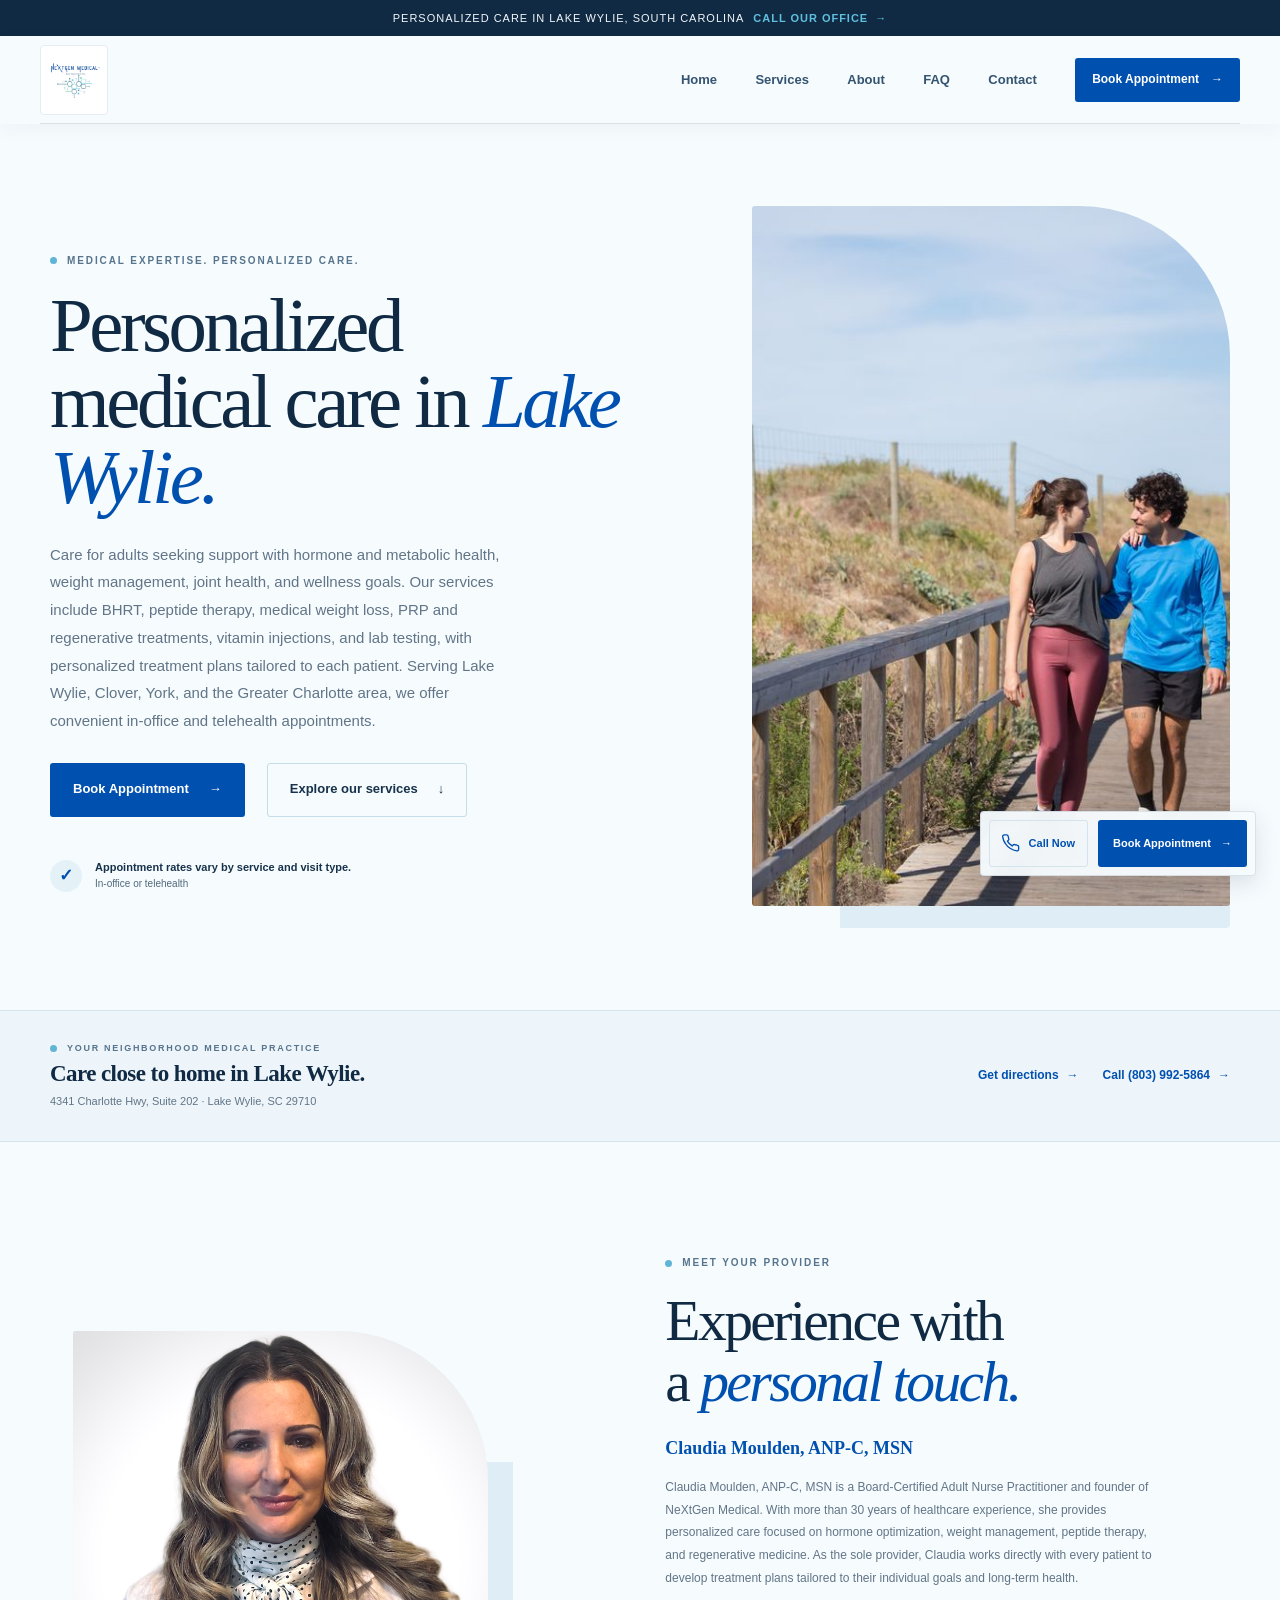
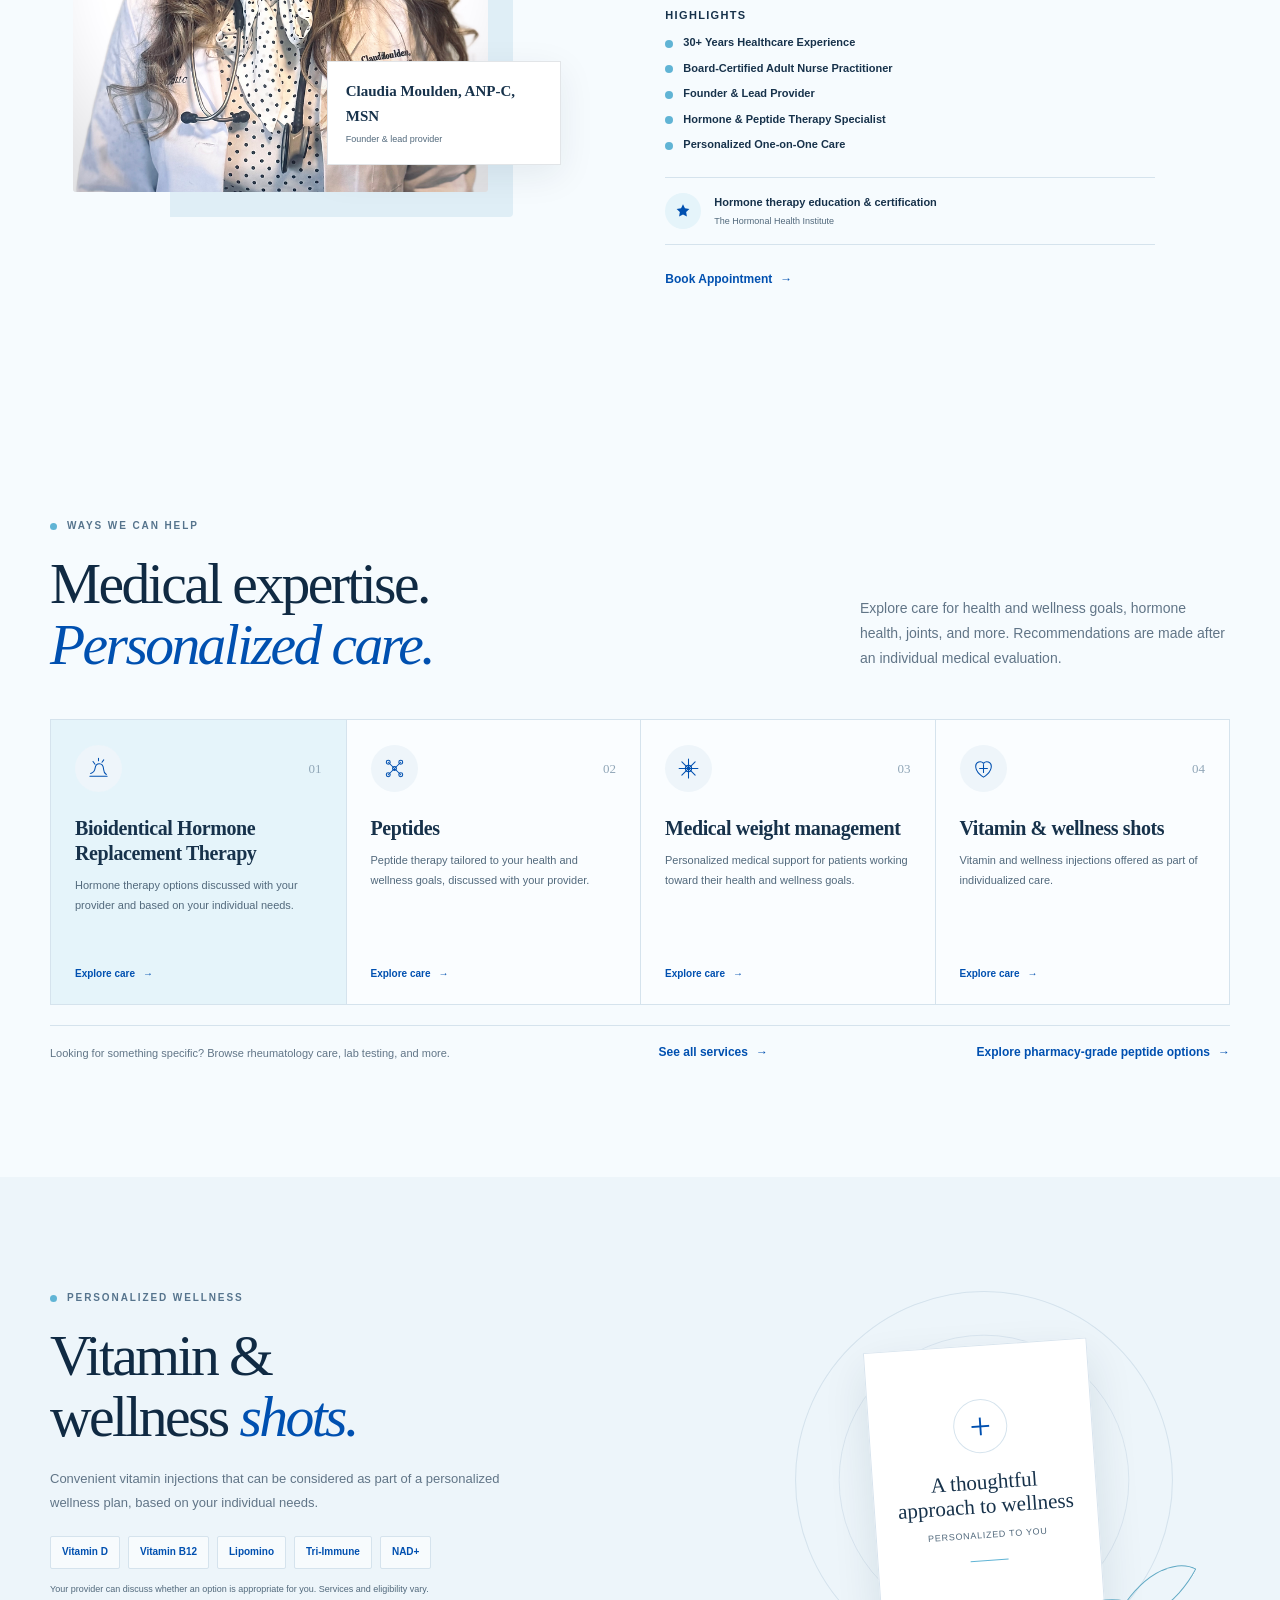
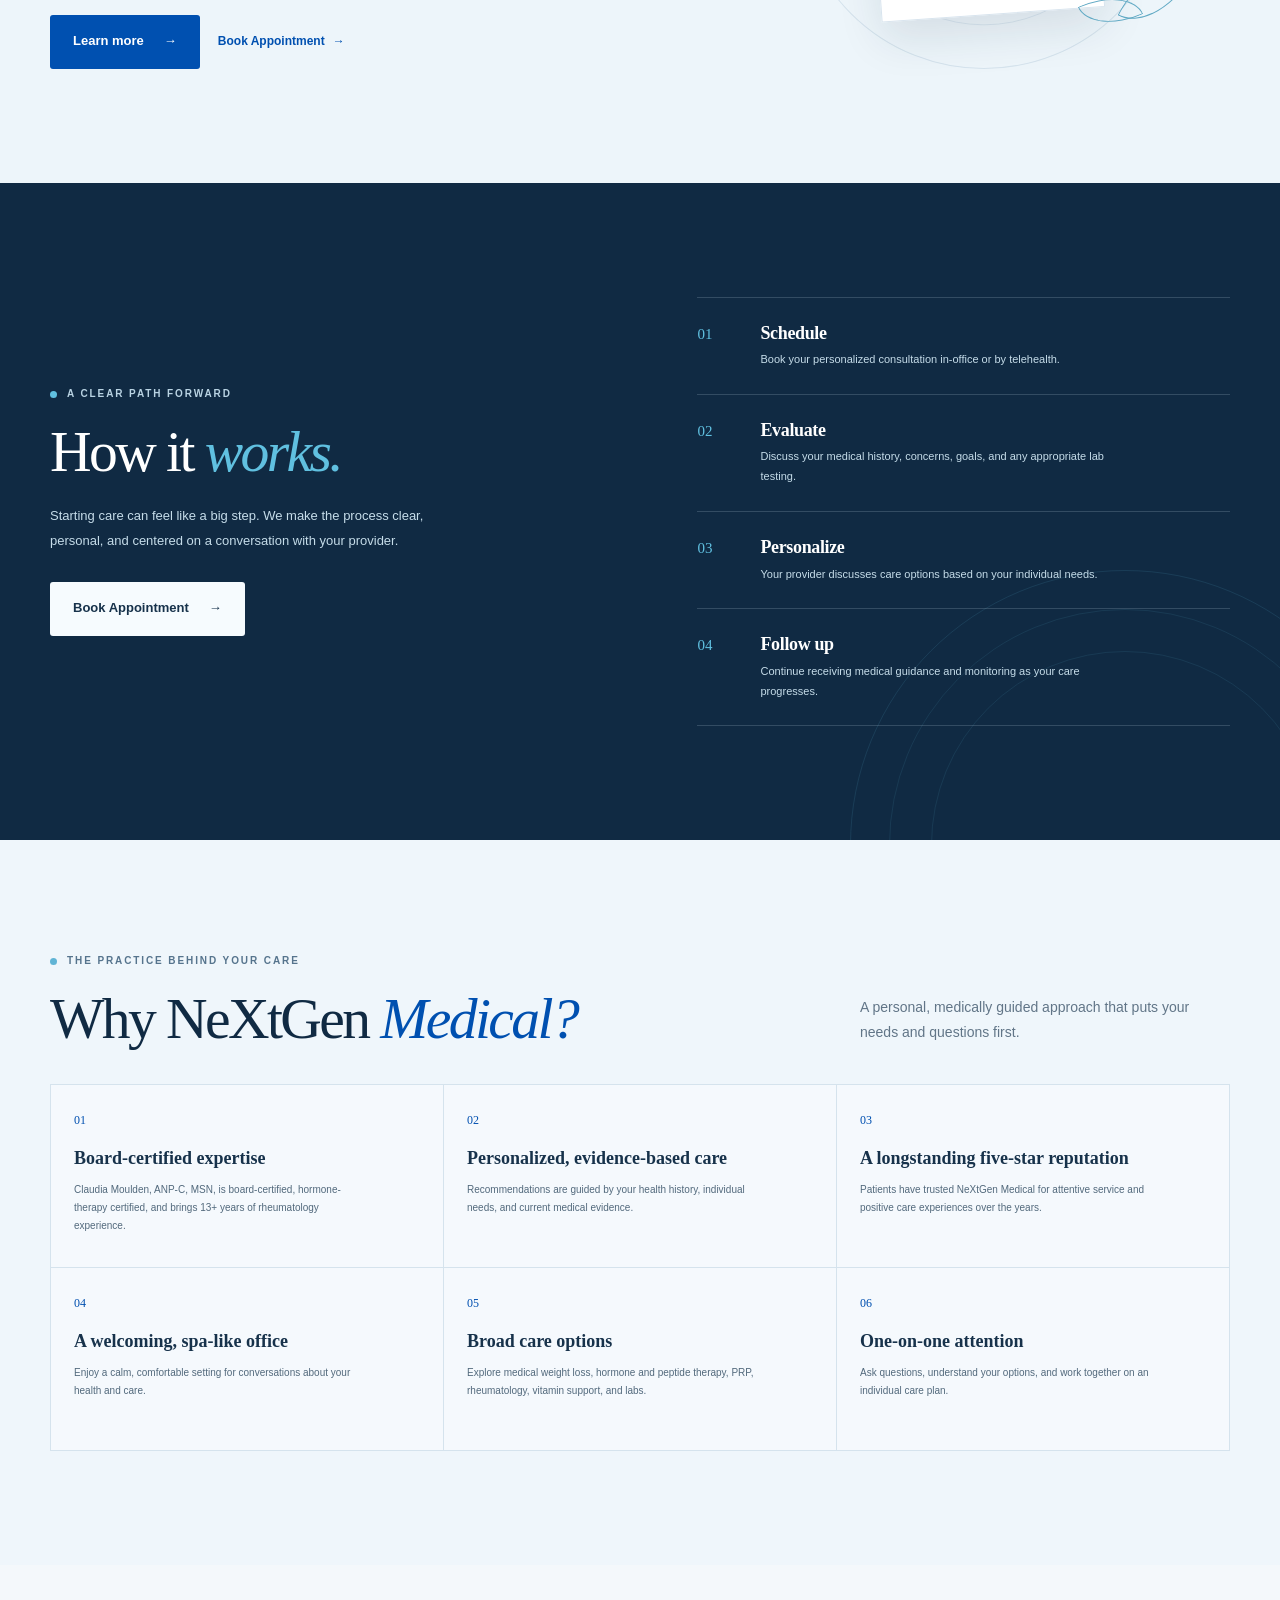
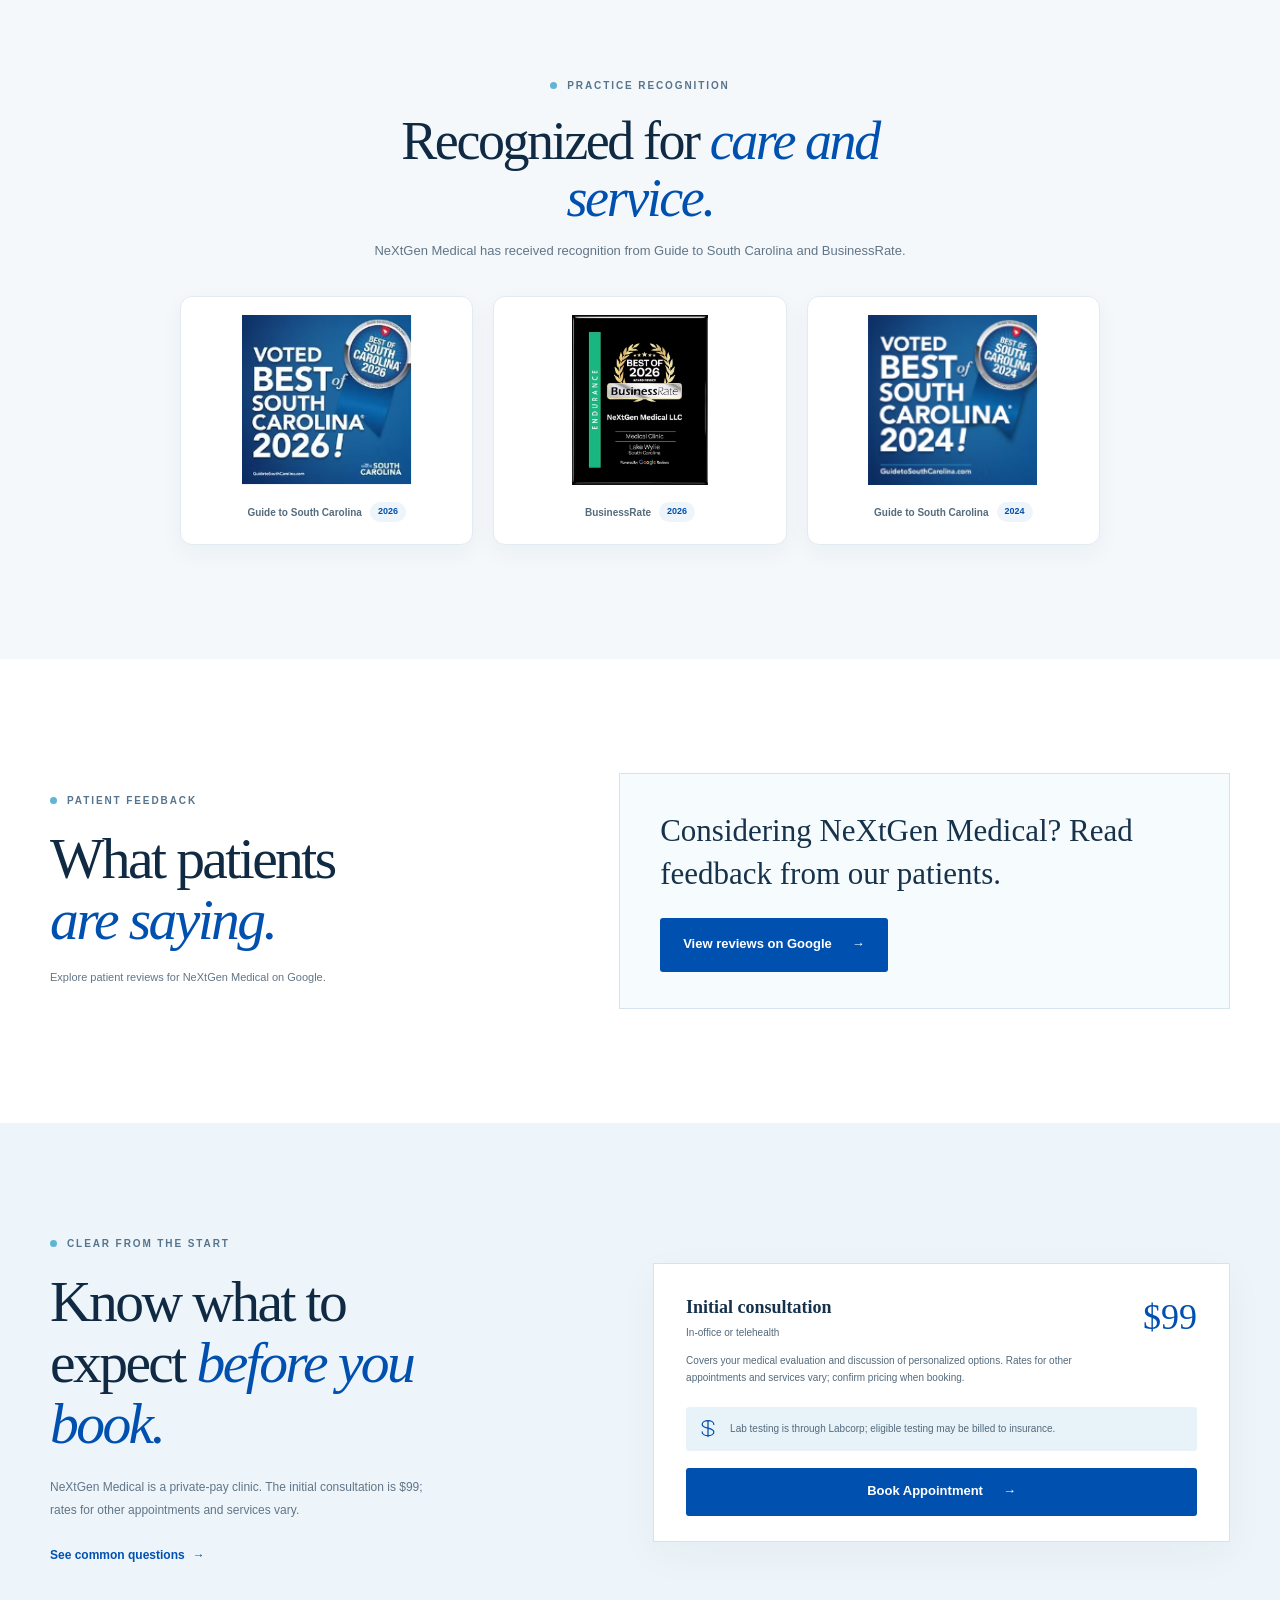
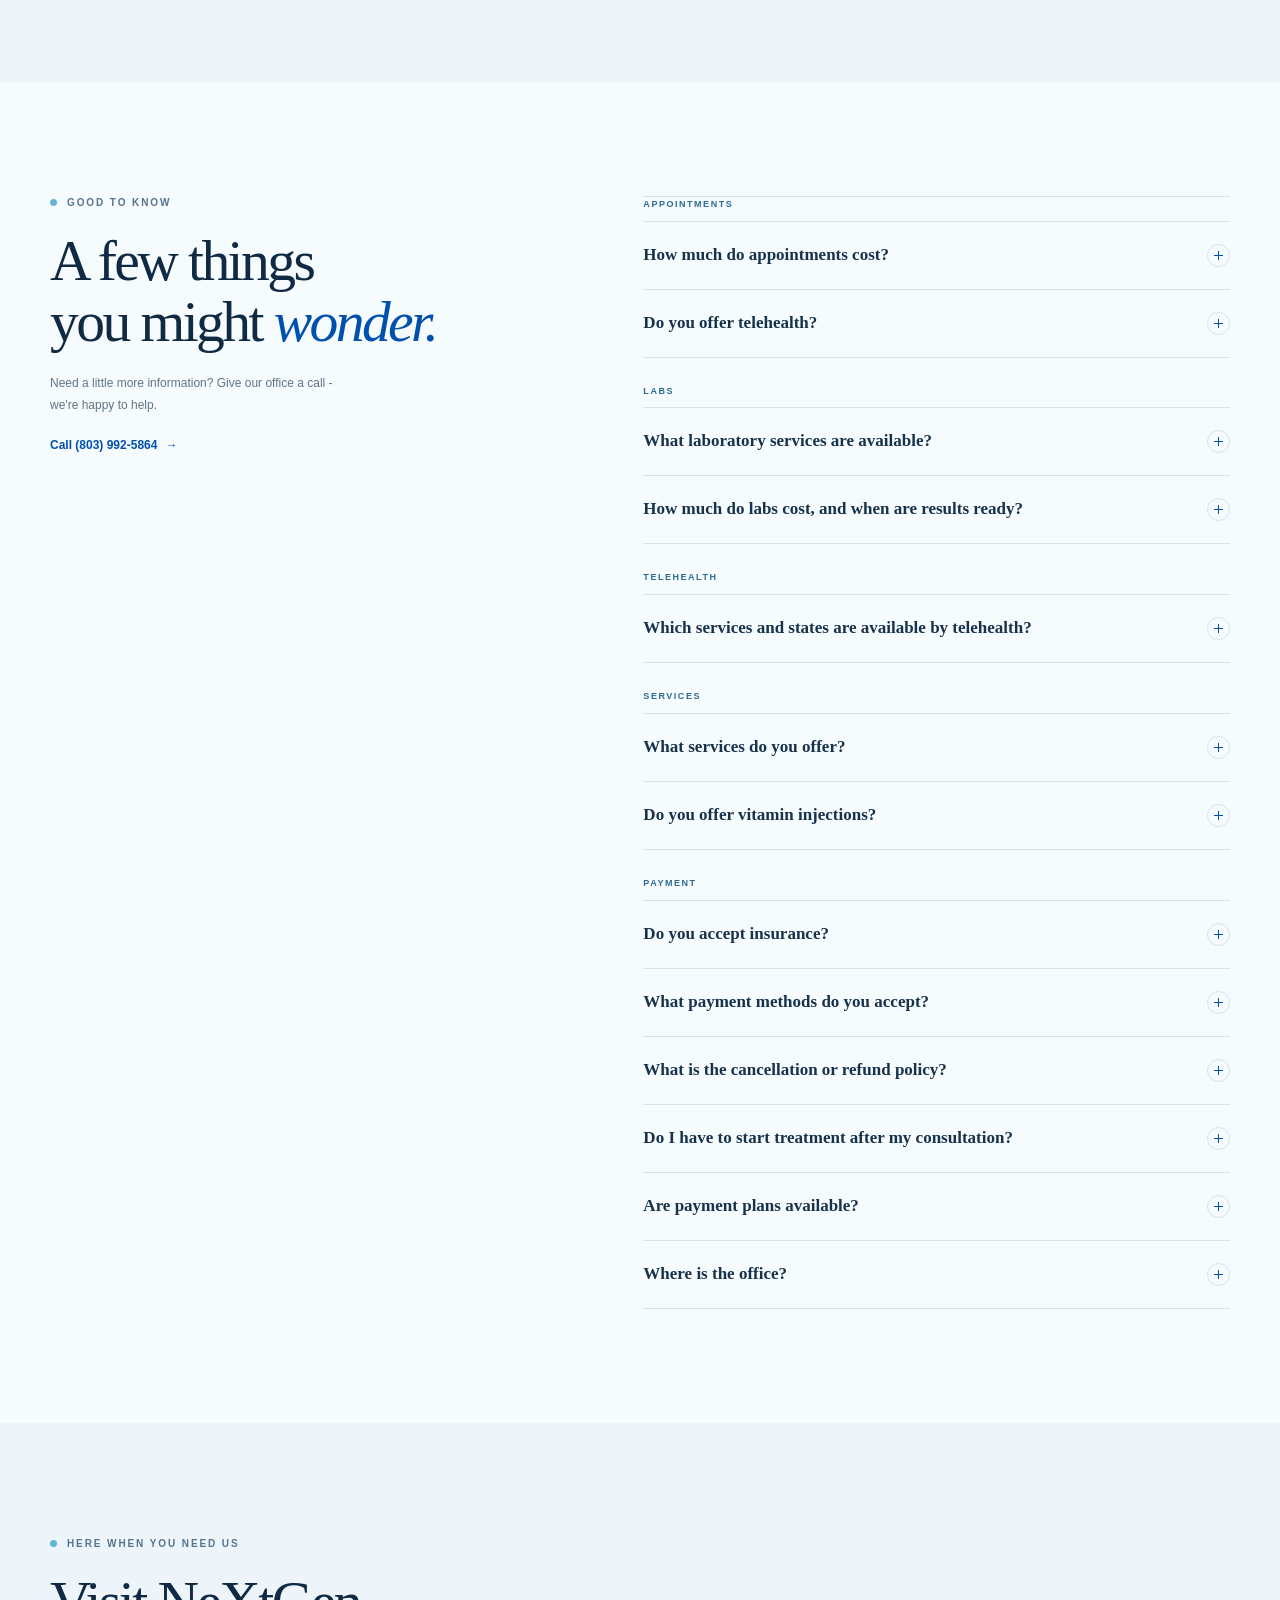
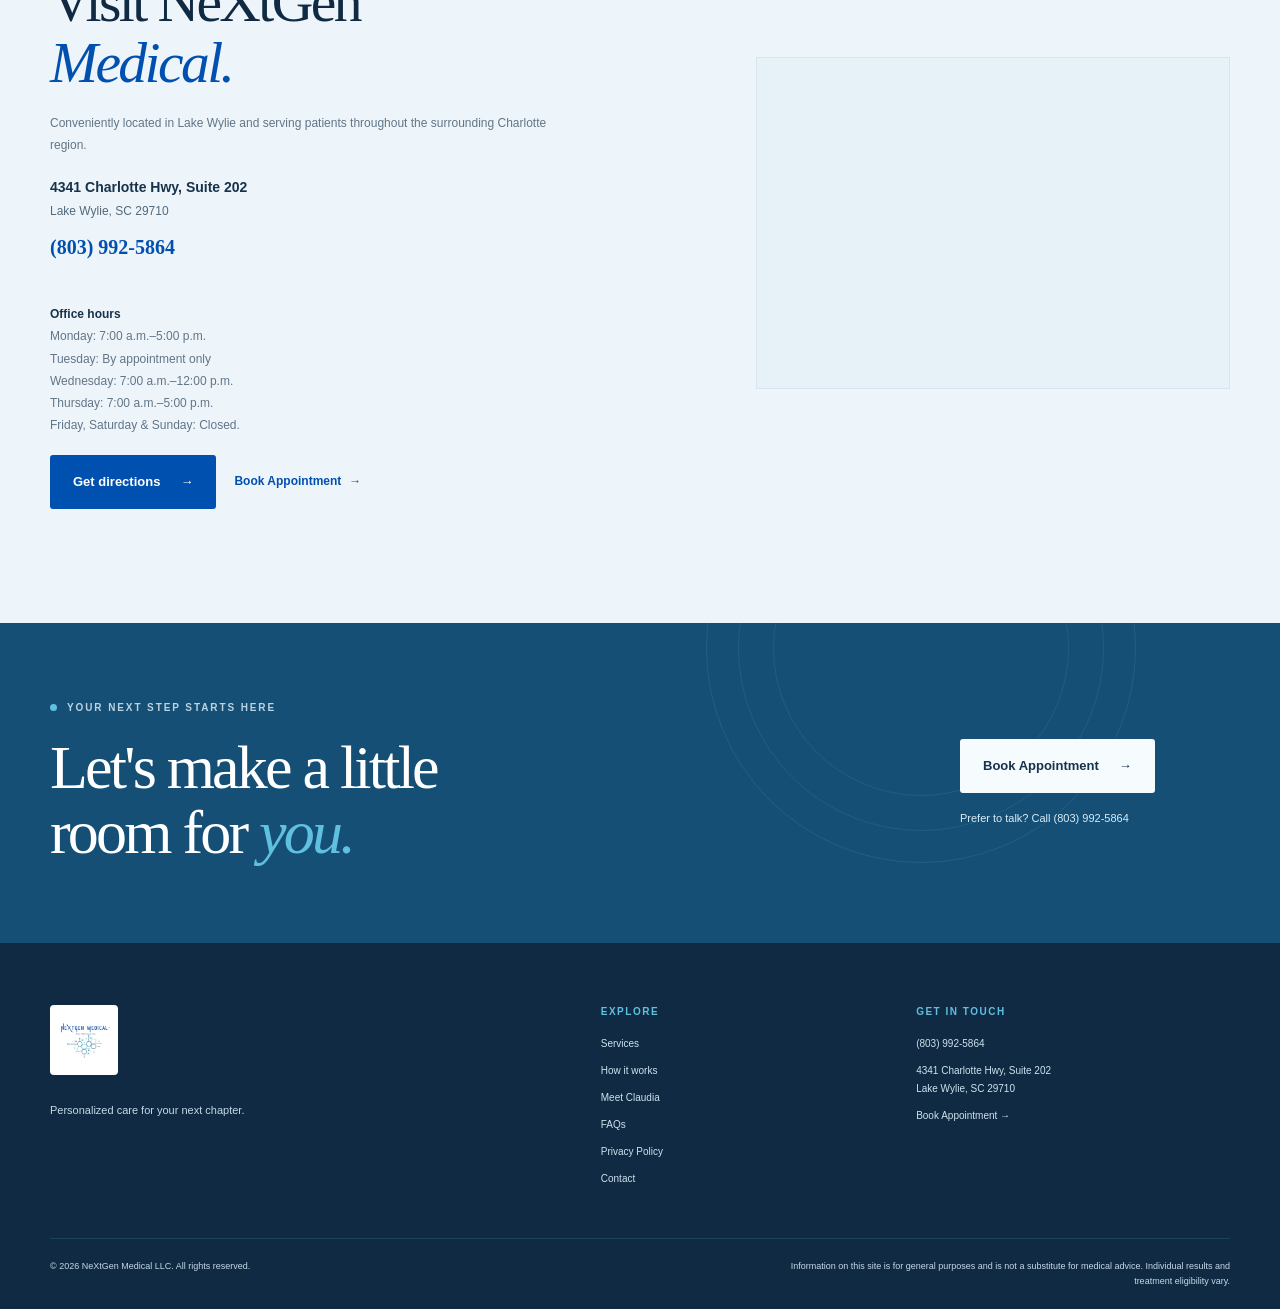
<file: index.html>
<!doctype html>
<html lang="en">
  <head>
    <meta charset="utf-8">
    <meta name="viewport" content="width=device-width, initial-scale=1">
    <meta name="theme-color" content="#f6fbfe">
    <meta
      name="description"
      content="Adult medical care in Lake Wylie, SC: bioidentical hormone therapy, weight loss, arthritis and rheumatology care, PRP, peptides, vitamins, and labs."
    >
    <title>NeXtGen Medical | Adult Medical Care in Lake Wylie, SC</title>
    <link rel="canonical" href="https://www.nextgenmedicalllc.com/">
    <meta property="og:type" content="website">
    <meta property="og:site_name" content="NeXtGen Medical">
    <meta property="og:title" content="NeXtGen Medical | Adult Medical Care in Lake Wylie, SC">
    <meta property="og:description" content="Explore hormone therapy, medical weight loss, rheumatology, PRP, peptides, vitamins, and diagnostic lab care for adults in Lake Wylie, SC.">
    <meta property="og:url" content="https://www.nextgenmedicalllc.com/">
    <meta name="twitter:card" content="summary">
    <script type="application/ld+json">
      {
        "@context": "https://schema.org",
        "@type": "MedicalClinic",
        "name": "NeXtGen Medical LLC",
        "url": "https://www.nextgenmedicalllc.com/",
        "logo": "https://www.nextgenmedicalllc.com/assets/nextgen-medical-logo.avif",
        "telephone": "+1-803-992-5864",
        "description": "Adult medical care in Lake Wylie, South Carolina, including bioidentical hormone therapy, medical weight loss, peptide therapy, PRP, rheumatology, vitamin support, and diagnostic lab testing.",
        "address": {
          "@type": "PostalAddress",
          "streetAddress": "4341 Charlotte Hwy, Suite 202",
          "addressLocality": "Lake Wylie",
          "addressRegion": "SC",
          "postalCode": "29710",
          "addressCountry": "US"
        },
        "areaServed": {
          "@type": "City",
          "name": "Lake Wylie"
        },
        "openingHoursSpecification": [
          {
            "@type": "OpeningHoursSpecification",
            "dayOfWeek": [
              "https://schema.org/Monday",
              "https://schema.org/Thursday"
            ],
            "opens": "07:00",
            "closes": "17:00"
          },
          {
            "@type": "OpeningHoursSpecification",
            "dayOfWeek": "https://schema.org/Wednesday",
            "opens": "07:00",
            "closes": "12:00"
          },
          {
            "@type": "OpeningHoursSpecification",
            "dayOfWeek": "https://schema.org/Tuesday",
            "description": "By appointment only"
          }
        ],
        "founder": {
          "@type": "Person",
          "name": "Claudia Moulden",
          "jobTitle": "Board-certified Adult Nurse Practitioner",
          "honorificSuffix": "ANP-C, MSN"
        }
      }
    </script>
    <link rel="stylesheet" href="styles.min.css">
    <script src="script.min.js" defer></script>
  </head>
  <body class="home-page">
    <a class="skip-link" href="#main">Skip to content</a>

    <div class="announcement">
      <span>Personalized care in Lake Wylie, South Carolina</span>
      <a href="tel:+18039925864">Call our office <span aria-hidden="true">&rarr;</span></a>
    </div>

    <header class="site-header">
      <div class="header-inner">
        <a class="brand" href="#top" aria-label="NeXtGen Medical home">
          <img class="brand-mark" src="assets/nextgen-medical-logo.avif" alt="" aria-hidden="true">
        </a>

        <button
          class="menu-toggle"
          type="button"
          aria-expanded="false"
          aria-controls="primary-navigation"
          aria-label="Open navigation menu"
        >
          <span></span>
          <span></span>
        </button>

        <nav class="site-nav" id="primary-navigation" aria-label="Main navigation">
          <a href="index.html">Home</a>
          <a href="services.html">Services</a>
          <a href="about.html">About</a>
          <a href="faq.html">FAQ</a>
          <a href="contact.html">Contact</a>
          <a class="button button-small button-dark nav-cta" href="https://d2oe0ra32qx05a.cloudfront.net/?practiceKey=k_1_97990" target="_blank" rel="noopener noreferrer">Book Appointment <span aria-hidden="true">&rarr;</span></a>
        </nav>
      </div>
    </header>

    <main id="main">
      <section class="hero section-wrap" id="top">
        <div class="hero-copy">
          <p class="eyebrow"><span class="eyebrow-dot"></span> Medical expertise. Personalized care.</p>
          <h1>Personalized medical care in <em>Lake Wylie.</em></h1>
          <p class="hero-intro">
            Care for adults seeking support with hormone and metabolic health, weight management,
            joint health, and wellness goals. Our services include BHRT, peptide therapy,
            medical weight loss, PRP and regenerative treatments, vitamin injections, and lab
            testing, with personalized treatment plans tailored to each patient. Serving Lake
            Wylie, Clover, York, and the Greater Charlotte area, we offer convenient in-office
            and telehealth appointments.
          </p>
          <div class="hero-actions">
            <a class="button button-dark" href="https://d2oe0ra32qx05a.cloudfront.net/?practiceKey=k_1_97990" target="_blank" rel="noopener noreferrer">Book Appointment <span aria-hidden="true">&rarr;</span></a>
            <a class="button button-outline" href="services.html">Explore our services <span aria-hidden="true">&darr;</span></a>
          </div>
          <div class="hero-proof" aria-label="Practice highlights">
            <span class="proof-check" aria-hidden="true">&check;</span>
            <p><strong>Appointment rates vary by service and visit type.</strong><br>In-office or telehealth</p>
          </div>
        </div>
        <div class="hero-visual">
          <img
            src="assets/active-couple.jpg"
            alt="A man and woman enjoying a walk together on an outdoor path"
            width="1100"
            height="700"
            fetchpriority="high"
          >
        </div>
      </section>

      <section class="local-visit" aria-label="Visit our Lake Wylie office">
        <div class="section-wrap local-visit-inner">
          <div>
            <p class="eyebrow"><span class="eyebrow-dot"></span> Your neighborhood medical practice</p>
            <p class="local-visit-title">Care close to home in Lake Wylie.</p>
            <p class="local-visit-address">4341 Charlotte Hwy, Suite 202 <span aria-hidden="true">·</span> Lake Wylie, SC 29710</p>
          </div>
          <div class="local-visit-actions">
            <a class="text-link text-link-dark" href="https://maps.google.com/?q=4341+Charlotte+Highway+Suite+202+Lake+Wylie+SC+29710" target="_blank" rel="noopener noreferrer">Get directions <span aria-hidden="true">&rarr;</span></a>
            <a class="text-link text-link-dark" href="tel:+18039925864">Call (803) 992-5864 <span aria-hidden="true">&rarr;</span></a>
          </div>
        </div>
      </section>

      <section class="provider section-wrap section-pad" id="provider">
        <div class="provider-photo-wrap provider-photo-wrap-desktop">
          <img
            src="assets/claudia-moulden.avif"
            alt="Claudia Moulden, ANP-C, MSN, board-certified Adult Nurse Practitioner at NeXtGen Medical"
            loading="lazy"
            decoding="async"
          >
          <div class="provider-note"><strong>Claudia Moulden, ANP-C, MSN</strong><small>Founder &amp; lead provider</small></div>
          <span class="provider-blob" aria-hidden="true"></span>
        </div>
        <div class="provider-copy">
          <p class="eyebrow"><span class="eyebrow-dot"></span> Meet your provider</p>
          <h2>Experience with<br>a <em>personal touch.</em></h2>
          <div class="provider-photo-wrap provider-photo-wrap-mobile">
            <img
              src="assets/claudia-moulden.avif"
              alt="Claudia Moulden, ANP-C, MSN, board-certified Adult Nurse Practitioner at NeXtGen Medical"
              loading="lazy"
              decoding="async"
            >
            <div class="provider-note"><strong>Claudia Moulden, ANP-C, MSN</strong><small>Founder &amp; lead provider</small></div>
            <span class="provider-blob" aria-hidden="true"></span>
          </div>
          <p class="provider-name">Claudia Moulden, ANP-C, MSN</p>
          <p class="provider-intro">
            Claudia Moulden, ANP-C, MSN is a Board-Certified Adult Nurse Practitioner and founder of NeXtGen Medical. With more than 30 years of healthcare experience, she provides personalized care focused on hormone optimization, weight management, peptide therapy, and regenerative medicine. As the sole provider, Claudia works directly with every patient to develop treatment plans tailored to their individual goals and long-term health.
          </p>
          <p class="provider-highlights-heading">Highlights</p>
          <ul class="provider-highlights" aria-label="Claudia Moulden highlights">
            <li>30+ Years Healthcare Experience</li>
            <li>Board-Certified Adult Nurse Practitioner</li>
            <li>Founder &amp; Lead Provider</li>
            <li>Hormone &amp; Peptide Therapy Specialist</li>
            <li>Personalized One-on-One Care</li>
          </ul>
          <div class="credential">
            <span class="credential-icon" aria-hidden="true">
              <svg viewBox="0 0 24 24" fill="none"><path d="m12 3 2.6 5.3 5.9.9-4.3 4.2 1 5.9-5.2-2.8-5.2 2.8 1-5.9-4.3-4.2 5.9-.9L12 3Z" /></svg>
            </span>
            <span><strong>Hormone therapy education &amp; certification</strong><small>The Hormonal Health Institute</small></span>
          </div>
          <a class="text-link text-link-dark" href="https://d2oe0ra32qx05a.cloudfront.net/?practiceKey=k_1_97990" target="_blank" rel="noopener noreferrer">Book Appointment <span aria-hidden="true">&rarr;</span></a>
        </div>
      </section>

      <section class="services section-wrap section-pad" id="services">
        <div class="section-heading">
          <div>
            <p class="eyebrow"><span class="eyebrow-dot"></span> Ways we can help</p>
            <h2>Medical expertise.<br><em>Personalized care.</em></h2>
          </div>
          <p class="section-lead">
            Explore care for health and wellness goals, hormone health, joints, and more.
            Recommendations are made after an individual medical evaluation.
          </p>
        </div>

        <div class="service-grid">
          <article class="service-card service-card-featured">
            <div class="service-card-top">
              <span class="service-icon" aria-hidden="true">
                <svg viewBox="0 0 32 32" fill="none"><path d="M6 22.5c3.6-1.2 5.3-3.7 5.7-7.1.4-3.5 2.3-5.6 5.3-5.6 3.6 0 5.3 3.2 5.5 7.1.2 3.4 1.1 5.3 3.5 6.8" /><path d="M5 26h22M11.5 10.5 9 7m11.5 1 2.2-3M16 6V3" /></svg>
              </span>
              <span class="card-number">01</span>
            </div>
            <h3>Bioidentical Hormone Replacement Therapy</h3>
            <p>Hormone therapy options discussed with your provider and based on your individual needs.</p>
            <a href="services/hormone-therapy.html">Explore care <span aria-hidden="true">&rarr;</span></a>
          </article>

          <article class="service-card">
            <div class="service-card-top">
              <span class="service-icon" aria-hidden="true">
                <svg viewBox="0 0 32 32" fill="none"><path d="m8 8 16 16m0-16L8 24M8 8h.01M24 8h.01M8 24h.01M24 24h.01M16 16h.01" /><circle cx="8" cy="8" r="2.5" /><circle cx="24" cy="8" r="2.5" /><circle cx="8" cy="24" r="2.5" /><circle cx="24" cy="24" r="2.5" /><circle cx="16" cy="16" r="2.5" /></svg>
              </span>
              <span class="card-number">02</span>
            </div>
            <h3>Peptides</h3>
            <p>Peptide therapy tailored to your health and wellness goals, discussed with your provider.</p>
            <a href="services/peptides.html">Explore care <span aria-hidden="true">&rarr;</span></a>
          </article>

          <article class="service-card">
            <div class="service-card-top">
              <span class="service-icon" aria-hidden="true">
                <svg viewBox="0 0 32 32" fill="none"><path d="M16 4v24M4 16h24M7.51 7.51l16.98 16.98m0-16.98L7.51 24.49" /><circle cx="16" cy="16" r="4" /></svg>
              </span>
              <span class="card-number">03</span>
            </div>
            <h3>Medical weight management</h3>
            <p>Personalized medical support for patients working toward their health and wellness goals.</p>
            <a href="services/weight-management.html">Explore care <span aria-hidden="true">&rarr;</span></a>
          </article>

          <article class="service-card">
            <div class="service-card-top">
              <span class="service-icon" aria-hidden="true">
                <svg viewBox="0 0 32 32" fill="none"><path d="M16 27s-10-5.6-10-14a5.7 5.7 0 0 1 10-3.6A5.7 5.7 0 0 1 26 13c0 8.4-10 14-10 14Z" /><path d="M11 16h10M16 11v10" /></svg>
              </span>
              <span class="card-number">04</span>
            </div>
            <h3>Vitamin &amp; wellness shots</h3>
            <p>Vitamin and wellness injections offered as part of individualized care.</p>
            <a href="services/vitamins.html">Explore care <span aria-hidden="true">&rarr;</span></a>
          </article>
        </div>
        <div class="services-more">
          <p>Looking for something specific? Browse rheumatology care, lab testing, and more.</p>
          <a class="text-link text-link-dark" href="services.html">See all services <span aria-hidden="true">&rarr;</span></a>
          <a class="text-link text-link-dark" href="services/peptides.html">Explore pharmacy-grade peptide options <span aria-hidden="true">&rarr;</span></a>
        </div>
      </section>

      <section class="vitamin-feature section-pad" id="vitamins">
        <div class="section-wrap vitamin-inner">
          <div class="vitamin-copy">
            <p class="eyebrow"><span class="eyebrow-dot"></span> Personalized wellness</p>
            <h2>Vitamin &amp;<br>wellness <em>shots.</em></h2>
            <p>Convenient vitamin injections that can be considered as part of a personalized wellness plan, based on your individual needs.</p>
            <div class="vitamin-options" aria-label="Available vitamin and wellness injections">
              <span>Vitamin D</span>
              <span>Vitamin B12</span>
              <span>Lipomino</span>
              <span>Tri-Immune</span>
              <span>NAD+</span>
            </div>
            <p class="vitamin-disclaimer">Your provider can discuss whether an option is appropriate for you. Services and eligibility vary.</p>
            <div class="vitamin-actions">
              <a class="button button-dark" href="services/vitamins.html">Learn more <span aria-hidden="true">&rarr;</span></a>
              <a class="text-link text-link-dark" href="https://d2oe0ra32qx05a.cloudfront.net/?practiceKey=k_1_97990" target="_blank" rel="noopener noreferrer">Book Appointment <span aria-hidden="true">&rarr;</span></a>
            </div>
          </div>
          <div class="vitamin-visual" aria-hidden="true">
            <span class="vitamin-circle vitamin-circle-one"></span>
            <span class="vitamin-circle vitamin-circle-two"></span>
            <div class="vitamin-card">
              <span class="vitamin-symbol">+</span>
              <span class="vitamin-card-title">A thoughtful<br>approach to wellness</span>
              <span class="vitamin-card-note">Personalized to you</span>
              <span class="vitamin-card-lines"></span>
            </div>
            <span class="vitamin-leaf vitamin-leaf-one"></span>
            <span class="vitamin-leaf vitamin-leaf-two"></span>
          </div>
        </div>
      </section>

      <section class="approach section-pad" id="approach">
        <div class="section-wrap approach-inner">
          <div class="approach-copy">
            <p class="eyebrow eyebrow-light"><span class="eyebrow-dot"></span> A clear path forward</p>
            <h2>How it <em>works.</em></h2>
            <p>
              Starting care can feel like a big step. We make the process clear, personal,
              and centered on a conversation with your provider.
            </p>
            <a class="button button-light" href="https://d2oe0ra32qx05a.cloudfront.net/?practiceKey=k_1_97990" target="_blank" rel="noopener noreferrer">Book Appointment <span aria-hidden="true">&rarr;</span></a>
          </div>
          <div class="approach-steps">
            <article class="step">
              <span class="step-number">01</span>
              <div><h3>Schedule</h3><p>Book your personalized consultation in-office or by telehealth.</p></div>
            </article>
            <article class="step">
              <span class="step-number">02</span>
              <div><h3>Evaluate</h3><p>Discuss your medical history, concerns, goals, and any appropriate lab testing.</p></div>
            </article>
            <article class="step">
              <span class="step-number">03</span>
              <div><h3>Personalize</h3><p>Your provider discusses care options based on your individual needs.</p></div>
            </article>
            <article class="step">
              <span class="step-number">04</span>
              <div><h3>Follow up</h3><p>Continue receiving medical guidance and monitoring as your care progresses.</p></div>
            </article>
          </div>
          <span class="approach-orbit" aria-hidden="true"></span>
        </div>
      </section>

      <section class="why section-pad" id="why">
        <div class="section-wrap">
          <div class="section-heading">
            <div>
              <p class="eyebrow"><span class="eyebrow-dot"></span> The practice behind your care</p>
              <h2>Why NeXtGen <em>Medical?</em></h2>
            </div>
            <p class="section-lead">A personal, medically guided approach that puts your needs and questions first.</p>
          </div>
          <div class="why-grid">
            <article class="why-card"><span class="why-number">01</span><h3>Board-certified expertise</h3><p>Claudia Moulden, ANP-C, MSN, is board-certified, hormone-therapy certified, and brings 13+ years of rheumatology experience.</p></article>
            <article class="why-card"><span class="why-number">02</span><h3>Personalized, evidence-based care</h3><p>Recommendations are guided by your health history, individual needs, and current medical evidence.</p></article>
            <article class="why-card"><span class="why-number">03</span><h3>A longstanding five-star reputation</h3><p>Patients have trusted NeXtGen Medical for attentive service and positive care experiences over the years.</p></article>
            <article class="why-card"><span class="why-number">04</span><h3>A welcoming, spa-like office</h3><p>Enjoy a calm, comfortable setting for conversations about your health and care.</p></article>
            <article class="why-card"><span class="why-number">05</span><h3>Broad care options</h3><p>Explore medical weight loss, hormone and peptide therapy, PRP, rheumatology, vitamin support, and labs.</p></article>
            <article class="why-card"><span class="why-number">06</span><h3>One-on-one attention</h3><p>Ask questions, understand your options, and work together on an individual care plan.</p></article>
          </div>
        </div>
      </section>

      <section class="awards section-pad" aria-labelledby="awards-heading">
        <div class="section-wrap awards-inner">
          <div class="awards-copy">
            <p class="eyebrow"><span class="eyebrow-dot"></span> Practice recognition</p>
            <h2 id="awards-heading">Recognized for <em>care and service.</em></h2>
            <p>NeXtGen Medical has received recognition from Guide to South Carolina and BusinessRate.</p>
          </div>
          <div class="awards-grid">
            <figure class="award-card">
              <img class="award-badge" src="assets/best-of-south-carolina-2026.png" alt="Voted Best of South Carolina 2026 award from Guide to South Carolina" width="185" height="184" loading="lazy" decoding="async">
              <figcaption>Guide to South Carolina <span>2026</span></figcaption>
            </figure>
            <figure class="award-card">
              <img class="award-badge" src="assets/businessrate-best-of-2026.png" alt="BusinessRate Best of 2026 Award Winner plaque for NeXtGen Medical LLC, Medical Clinic, Lake Wylie, South Carolina" width="210" height="263" loading="lazy" decoding="async">
              <figcaption>BusinessRate <span>2026</span></figcaption>
            </figure>
            <figure class="award-card">
              <img class="award-badge" src="assets/best-of-south-carolina-2024.png" alt="Voted Best of South Carolina 2024 award from Guide to South Carolina" width="165" height="165" loading="lazy" decoding="async">
              <figcaption>Guide to South Carolina <span>2024</span></figcaption>
            </figure>
          </div>
        </div>
      </section>

      <section class="testimonials section-pad" id="reviews">
        <div class="section-wrap testimonial-inner">
          <div class="testimonial-heading">
            <p class="eyebrow"><span class="eyebrow-dot"></span> Patient feedback</p>
            <h2>What patients<br><em>are saying.</em></h2>
            <p>Explore patient reviews for NeXtGen Medical on Google.</p>
          </div>
          <div class="testimonial-card">
            <p>Considering NeXtGen Medical? Read feedback from our patients.</p>
            <a class="button button-dark" href="https://share.google/MVL7tBTQsrg0n344Q" target="_blank" rel="noopener noreferrer">View reviews on Google <span aria-hidden="true">&rarr;</span></a>
          </div>
        </div>
      </section>

      <section class="pricing section-pad" id="pricing">
        <div class="section-wrap pricing-inner">
          <div class="pricing-copy">
            <p class="eyebrow"><span class="eyebrow-dot"></span> Clear from the start</p>
            <h2>Know what to<br>expect <em>before you book.</em></h2>
            <p>NeXtGen Medical is a private-pay clinic. The initial consultation is $99; rates for other appointments and services vary.</p>
            <a class="text-link text-link-dark" href="#faq">See common questions <span aria-hidden="true">&rarr;</span></a>
          </div>
          <div class="price-card">
            <div class="price-row">
              <div><span class="price-label">Initial consultation</span><span class="price-detail">In-office or telehealth</span></div>
              <span class="price-amount">$99</span>
            </div>
            <p class="price-includes">Covers your medical evaluation and discussion of personalized options. Rates for other appointments and services vary; confirm pricing when booking.</p>
            <div class="price-footnote">
              <span class="footnote-icon" aria-hidden="true">
                <svg viewBox="0 0 24 24" fill="none"><path d="M12 3v18m-7-5.5C5 18 8 20 12 20s7-2 7-4.5-3-3.5-7-4.5-7-2-7-4.5S8 2 12 2s7 2 7 4.5" /></svg>
              </span>
              Lab testing is through Labcorp; eligible testing may be billed to insurance.
            </div>
            <a class="button button-dark price-cta" href="https://d2oe0ra32qx05a.cloudfront.net/?practiceKey=k_1_97990" target="_blank" rel="noopener noreferrer">Book Appointment <span aria-hidden="true">&rarr;</span></a>
          </div>
        </div>
      </section>

      <section class="faq section-wrap section-pad" id="faq">
        <div class="faq-heading">
          <p class="eyebrow"><span class="eyebrow-dot"></span> Good to know</p>
          <h2>A few things<br>you might <em>wonder.</em></h2>
          <p>Need a little more information? Give our office a call - we're happy to help.</p>
          <a class="text-link text-link-dark" href="tel:+18039925864">Call (803) 992-5864 <span aria-hidden="true">&rarr;</span></a>
        </div>
        <div class="faq-list">
          <h3 class="faq-category">Appointments</h3>
          <details class="faq-item">
            <summary>How much do appointments cost?<span aria-hidden="true"></span></summary>
            <p>The initial consultation is $99, in-office or by telehealth. Rates for other appointments and services vary; check the online scheduler or call the practice to confirm current pricing.</p>
          </details>
          <details class="faq-item">
            <summary>Do you offer telehealth?<span aria-hidden="true"></span></summary>
            <p>Yes. Consultations are available in-office or by telehealth. Ask the practice about availability and whether telehealth is appropriate for the care you are seeking.</p>
          </details>
          <h3 class="faq-category">Labs</h3>
          <details class="faq-item">
            <summary>What laboratory services are available?<span aria-hidden="true"></span></summary>
            <p>Labcorp testing is available. Your provider can discuss which testing may be appropriate for your care.</p>
          </details>
          <details class="faq-item">
            <summary>How much do labs cost, and when are results ready?<span aria-hidden="true"></span></summary>
            <p>Testing costs and result timing depend on the specific test. Eligible Labcorp testing may be billed to insurance. Contact the practice or Labcorp to confirm costs and expected timing before testing.</p>
          </details>
          <h3 class="faq-category">Telehealth</h3>
          <details class="faq-item">
            <summary>Which services and states are available by telehealth?<span aria-hidden="true"></span></summary>
            <p>Availability depends on the service and where you are located. Contact the practice to confirm whether telehealth is available for your needs and location.</p>
          </details>
          <h3 class="faq-category">Services</h3>
          <details class="faq-item">
            <summary>What services do you offer?<span aria-hidden="true"></span></summary>
            <p>Services include medical weight management, hormone therapy, rheumatology care, PRP, joint treatments, peptides, NAD+, vitamin injections, and lab testing. Explore the <a href="services.html">services page</a> for more details.</p>
          </details>
          <details class="faq-item">
            <summary>Do you offer vitamin injections?<span aria-hidden="true"></span></summary>
            <p>The practice lists Vitamin D, Vitamin B12, Lipomino, and Tri-Immune injections. Ask your provider whether an option is appropriate for you.</p>
          </details>
          <h3 class="faq-category">Payment</h3>
          <details class="faq-item">
            <summary>Do you accept insurance?<span aria-hidden="true"></span></summary>
            <p>NeXtGen Medical is a private-pay clinic and does not accept insurance for services or treatments. Eligible Labcorp testing may be billed to insurance.</p>
          </details>
          <details class="faq-item">
            <summary>What payment methods do you accept?<span aria-hidden="true"></span></summary>
            <p>Major credit and debit cards, Apple Pay, and HSA/FSA cards when applicable. Payment is due at the time of service.</p>
          </details>
          <details class="faq-item">
            <summary>What is the cancellation or refund policy?<span aria-hidden="true"></span></summary>
            <p>Policies can depend on the appointment or service. Contact the practice directly for current cancellation and refund terms before booking or purchasing a treatment.</p>
          </details>
          <details class="faq-item">
            <summary>Do I have to start treatment after my consultation?<span aria-hidden="true"></span></summary>
            <p>No. Your provider will discuss appropriate options and any associated costs with you before you decide whether to proceed with treatment.</p>
          </details>
          <details class="faq-item">
            <summary>Are payment plans available?<span aria-hidden="true"></span></summary>
            <p>Financing options may be available depending on your treatment plan. The team can review what's available during your consultation.</p>
          </details>
          <details class="faq-item">
            <summary>Where is the office?<span aria-hidden="true"></span></summary>
            <p>Find NeXtGen Medical at 4341 Charlotte Highway, Suite 202, Lake Wylie, SC 29710.</p>
          </details>
        </div>
      </section>

      <section class="location section-pad" id="contact">
        <div class="section-wrap location-inner">
          <div class="location-copy">
            <p class="eyebrow"><span class="eyebrow-dot"></span> Here when you need us</p>
            <h2>Visit NeXtGen <em>Medical.</em></h2>
            <p>Conveniently located in Lake Wylie and serving patients throughout the surrounding Charlotte region.</p>
            <address>
              <strong>4341 Charlotte Hwy, Suite 202</strong><br>
              Lake Wylie, SC 29710
            </address>
            <a class="location-phone" href="tel:+18039925864">(803) 992-5864</a>
            <p class="location-hours"><strong>Office hours</strong>Monday: 7:00 a.m.–5:00 p.m.<br>Tuesday: By appointment only<br>Wednesday: 7:00 a.m.–12:00 p.m.<br>Thursday: 7:00 a.m.–5:00 p.m.<br>Friday, Saturday &amp; Sunday: Closed.</p>
            <div class="location-actions">
              <a class="button button-dark" href="https://maps.google.com/?q=4341+Charlotte+Highway+Suite+202+Lake+Wylie+SC+29710" target="_blank" rel="noopener noreferrer">Get directions <span aria-hidden="true">&rarr;</span></a>
              <a class="text-link text-link-dark" href="https://d2oe0ra32qx05a.cloudfront.net/?practiceKey=k_1_97990" target="_blank" rel="noopener noreferrer">Book Appointment <span aria-hidden="true">&rarr;</span></a>
            </div>
          </div>
          <div class="location-map-wrap">
            <iframe
              class="location-map"
              src="https://www.google.com/maps?q=4341+Charlotte+Hwy,+Suite+202,+Lake+Wylie,+SC+29710&amp;output=embed"
              title="Google Map showing NeXtGen Medical at 4341 Charlotte Hwy, Suite 202, Lake Wylie, SC 29710"
              loading="lazy"
              referrerpolicy="no-referrer-when-downgrade"
            ></iframe>
          </div>
        </div>
      </section>

      <section class="final-cta">
        <div class="final-cta-inner section-wrap">
          <div>
            <p class="eyebrow eyebrow-light"><span class="eyebrow-dot"></span> Your next step starts here</p>
            <h2>Let's make a little<br>room for <em>you.</em></h2>
          </div>
          <div class="final-cta-actions">
            <a class="button button-light" href="https://d2oe0ra32qx05a.cloudfront.net/?practiceKey=k_1_97990" target="_blank" rel="noopener noreferrer">Book Appointment <span aria-hidden="true">&rarr;</span></a>
            <a class="final-phone" href="tel:+18039925864">Prefer to talk? Call (803) 992-5864</a>
          </div>
          <span class="cta-sun" aria-hidden="true"></span>
        </div>
      </section>
    </main>

    <footer class="site-footer">
      <div class="section-wrap footer-main">
        <div class="footer-brand">
          <a class="brand brand-light" href="#top" aria-label="NeXtGen Medical home">
            <img class="brand-mark" src="assets/nextgen-medical-logo.avif" alt="" aria-hidden="true">
          </a>
          <p>Personalized care for your next chapter.</p>
        </div>
        <div class="footer-column">
          <h2>Explore</h2>
          <a href="services.html">Services</a>
          <a href="#approach">How it works</a>
          <a href="about.html">Meet Claudia</a>
          <a href="faq.html">FAQs</a>
          <a href="privacy.html">Privacy Policy</a>
          <a href="contact.html">Contact</a>
        </div>
        <div class="footer-column">
          <h2>Get in touch</h2>
          <a href="tel:+18039925864">(803) 992-5864</a>
          <a href="contact.html">4341 Charlotte Hwy, Suite 202<br>Lake Wylie, SC 29710</a>
          <a href="https://d2oe0ra32qx05a.cloudfront.net/?practiceKey=k_1_97990" target="_blank" rel="noopener noreferrer">Book Appointment <span aria-hidden="true">&rarr;</span></a>
        </div>
      </div>
      <div class="section-wrap footer-bottom">
        <p>&copy; <span id="current-year">2026</span> NeXtGen Medical LLC. All rights reserved.</p>
        <p>Information on this site is for general purposes and is not a substitute for medical advice. Individual results and treatment eligibility vary.</p>
      </div>
    </footer>

    <div class="mobile-booking" aria-label="Quick contact">
      <a class="mobile-call" href="tel:+18039925864" aria-label="Call NeXtGen Medical">
        <svg viewBox="0 0 24 24" fill="none" aria-hidden="true"><path d="M21 16.4v3a2 2 0 0 1-2.2 2A19.8 19.8 0 0 1 10.2 18a19.5 19.5 0 0 1-6-6 19.8 19.8 0 0 1-3.4-8.6A2 2 0 0 1 2.8 1.2h3a2 2 0 0 1 2 1.7c.1 1 .4 2 .7 2.9a2 2 0 0 1-.5 2.1L6.8 9.1a16 16 0 0 0 6 6l1.2-1.2a2 2 0 0 1 2.1-.5c.9.3 1.9.6 2.9.7a2 2 0 0 1 2 2.3Z" /></svg>
      </a>
      <a class="button button-dark" href="https://d2oe0ra32qx05a.cloudfront.net/?practiceKey=k_1_97990" target="_blank" rel="noopener noreferrer">Book Appointment <span aria-hidden="true">&rarr;</span></a>
    </div>
  </body>
</html>
</file>
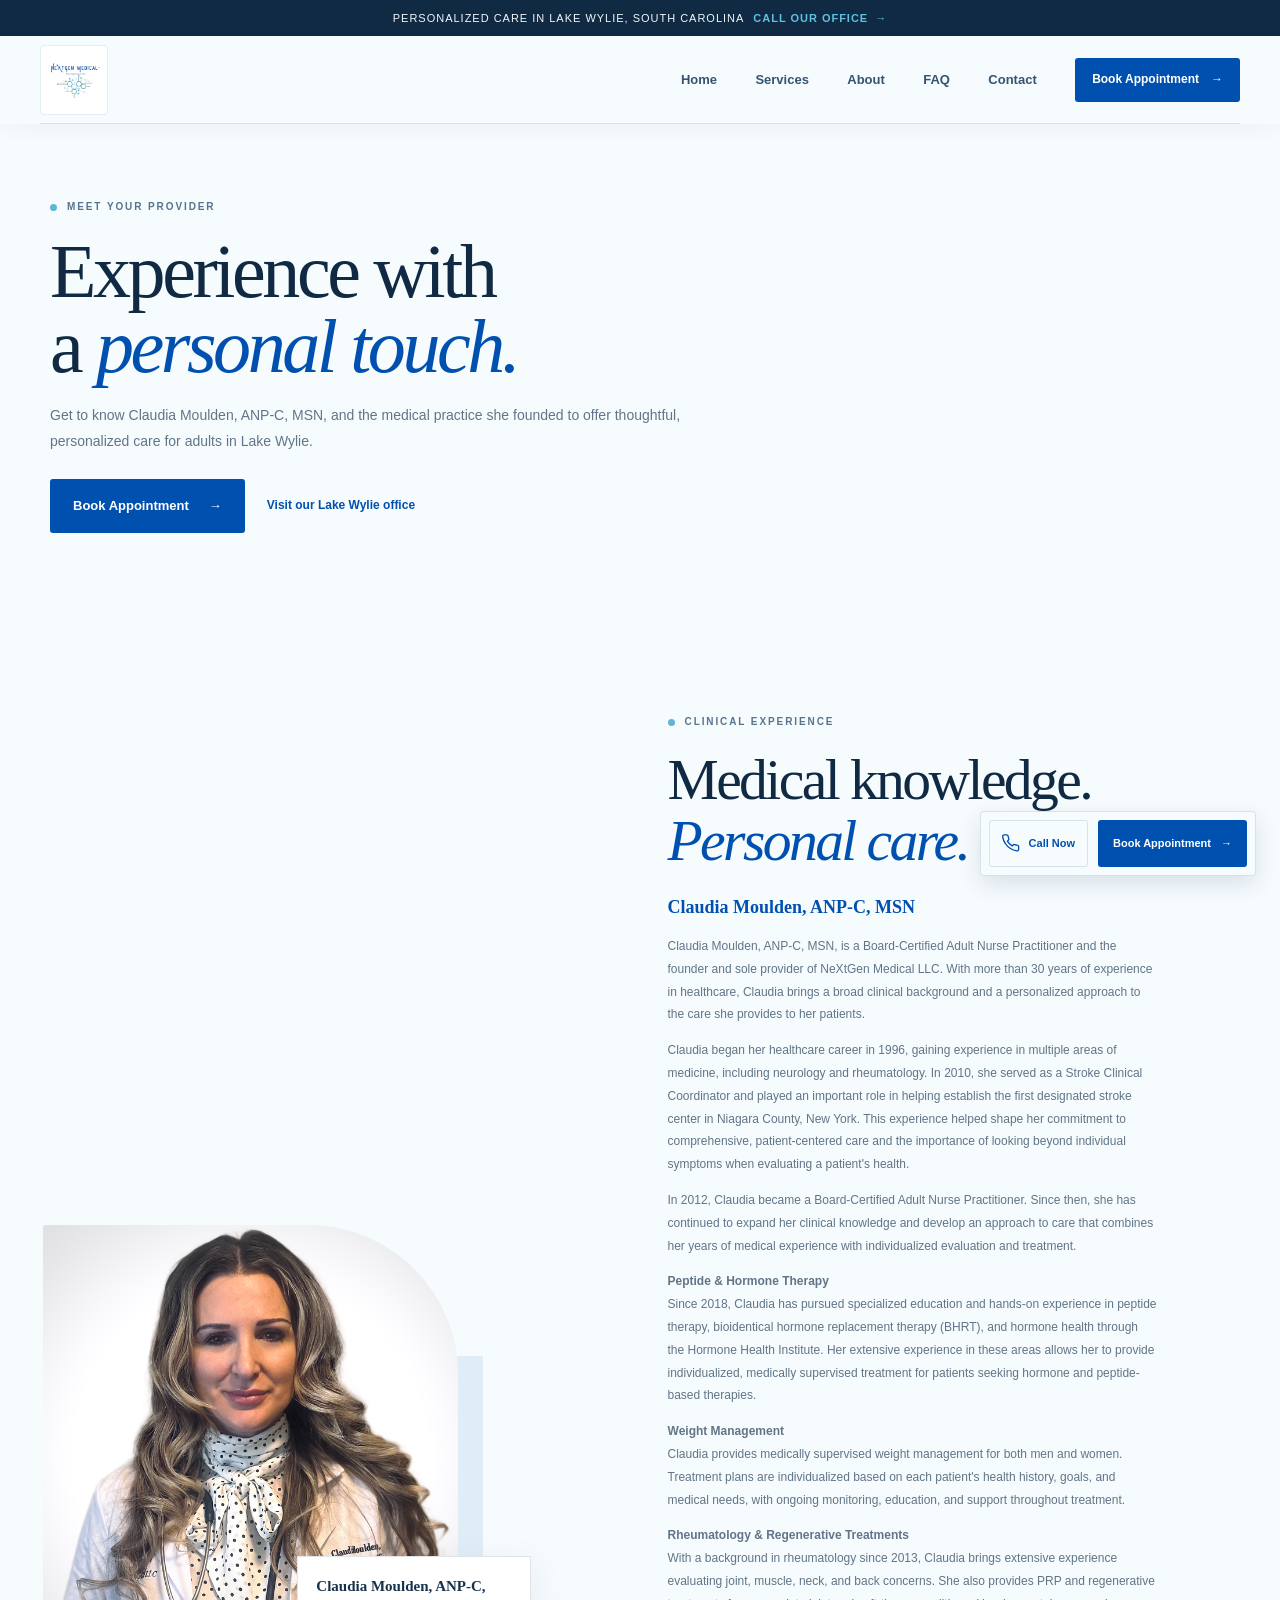
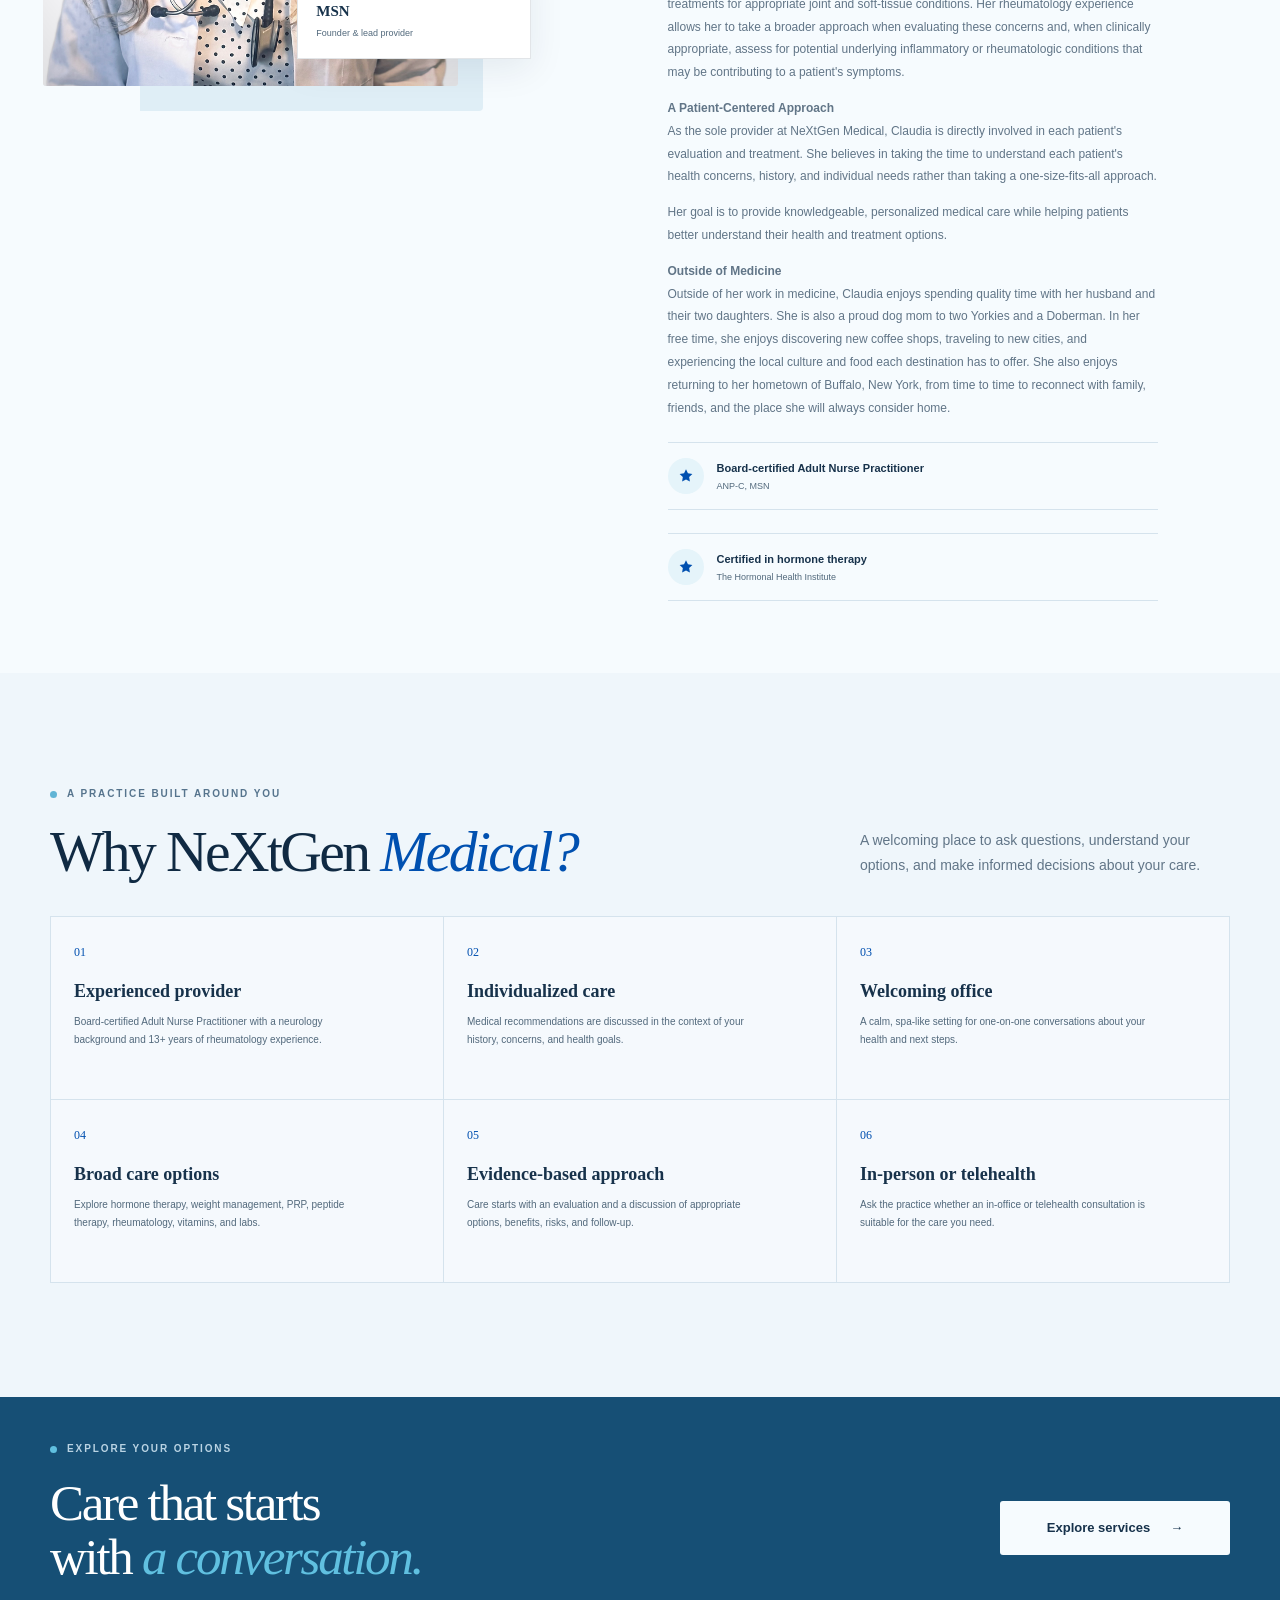
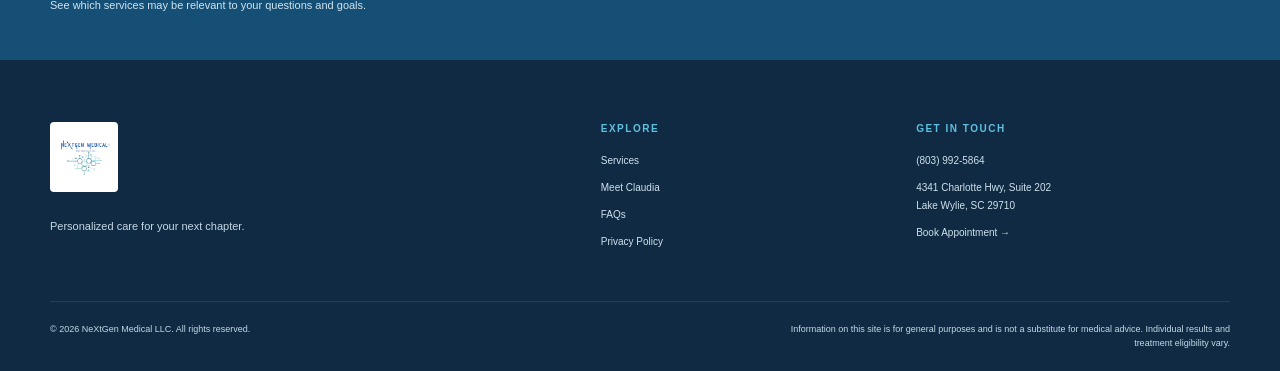
<file: about.html>
<!doctype html>
<html lang="en">
  <head>
    <meta charset="utf-8">
    <meta name="viewport" content="width=device-width, initial-scale=1">
    <meta name="theme-color" content="#f6fbfe">
    <meta name="description" content="Meet Claudia Moulden, ANP-C, MSN, board-certified Adult Nurse Practitioner offering personalized medical care in Lake Wylie, SC.">
    <title>About Claudia Moulden, ANP-C, MSN | Lake Wylie, SC</title>
    <link rel="canonical" href="https://www.nextgenmedicalllc.com/about.html">
    <meta property="og:type" content="website">
    <meta property="og:site_name" content="NeXtGen Medical">
    <meta property="og:title" content="About Claudia Moulden, ANP-C, MSN | Lake Wylie, SC">
    <meta property="og:description" content="Meet Claudia Moulden, a board-certified Adult Nurse Practitioner with 13+ years in rheumatology and training in bioidentical hormone replacement and peptide therapy.">
    <meta property="og:url" content="https://www.nextgenmedicalllc.com/about.html">
    <link rel="stylesheet" href="styles.min.css">
    <script src="script.min.js" defer></script>
  </head>
  <body>
    <a class="skip-link" href="#main">Skip to content</a>
    <div class="announcement"><span>Personalized care in Lake Wylie, South Carolina</span><a href="tel:+18039925864">Call our office <span aria-hidden="true">&rarr;</span></a></div>
    <header class="site-header">
      <div class="header-inner">
        <a class="brand" href="index.html" aria-label="NeXtGen Medical home"><img class="brand-mark" src="assets/nextgen-medical-logo.avif" alt="" aria-hidden="true"></a>
        <button class="menu-toggle" type="button" aria-expanded="false" aria-controls="primary-navigation" aria-label="Open navigation menu"><span></span><span></span></button>
        <nav class="site-nav" id="primary-navigation" aria-label="Main navigation">
          <a href="index.html">Home</a><a href="services.html">Services</a><a href="about.html" aria-current="page">About</a><a href="faq.html">FAQ</a><a href="contact.html">Contact</a>
          <a class="button button-small button-dark nav-cta" href="https://d2oe0ra32qx05a.cloudfront.net/?practiceKey=k_1_97990" target="_blank" rel="noopener noreferrer">Book Appointment <span aria-hidden="true">&rarr;</span></a>
        </nav>
      </div>
    </header>
    <main id="main">
      <section class="page-hero section-wrap">
        <p class="eyebrow"><span class="eyebrow-dot"></span> Meet your provider</p>
        <h1>Experience with<br>a <em>personal touch.</em></h1>
        <p>Get to know Claudia Moulden, ANP-C, MSN, and the medical practice she founded to offer thoughtful, personalized care for adults in Lake Wylie.</p>
        <div class="hero-actions">
          <a class="button button-dark" href="https://d2oe0ra32qx05a.cloudfront.net/?practiceKey=k_1_97990" target="_blank" rel="noopener noreferrer">Book Appointment <span aria-hidden="true">&rarr;</span></a>
          <a class="text-link text-link-dark" href="contact.html">Visit our Lake Wylie office</a>
        </div>
      </section>

      <section class="provider about-provider about-provider-bio section-pad">
        <div class="provider-photo-wrap">
          <img src="assets/claudia-moulden.avif" alt="Claudia Moulden, ANP-C, MSN, board-certified Adult Nurse Practitioner at NeXtGen Medical" loading="lazy" decoding="async">
          <div class="provider-note"><strong>Claudia Moulden, ANP-C, MSN</strong><small>Founder &amp; lead provider</small></div>
          <span class="provider-blob" aria-hidden="true"></span>
        </div>
        <div class="provider-copy">
          <p class="eyebrow"><span class="eyebrow-dot"></span> Clinical experience</p>
          <h2>Medical knowledge.<br><em>Personal care.</em></h2>
          <p class="provider-name">Claudia Moulden, ANP-C, MSN</p>
          <p>Claudia Moulden, ANP-C, MSN, is a Board-Certified Adult Nurse Practitioner and the founder and sole provider of NeXtGen Medical LLC. With more than 30 years of experience in healthcare, Claudia brings a broad clinical background and a personalized approach to the care she provides to her patients.</p>
          <p>Claudia began her healthcare career in 1996, gaining experience in multiple areas of medicine, including neurology and rheumatology. In 2010, she served as a Stroke Clinical Coordinator and played an important role in helping establish the first designated stroke center in Niagara County, New York. This experience helped shape her commitment to comprehensive, patient-centered care and the importance of looking beyond individual symptoms when evaluating a patient's health.</p>
          <p>In 2012, Claudia became a Board-Certified Adult Nurse Practitioner. Since then, she has continued to expand her clinical knowledge and develop an approach to care that combines her years of medical experience with individualized evaluation and treatment.</p>
          <p><strong>Peptide &amp; Hormone Therapy</strong><br>Since 2018, Claudia has pursued specialized education and hands-on experience in peptide therapy, bioidentical hormone replacement therapy (BHRT), and hormone health through the Hormone Health Institute. Her extensive experience in these areas allows her to provide individualized, medically supervised treatment for patients seeking hormone and peptide-based therapies.</p>
          <p><strong>Weight Management</strong><br>Claudia provides medically supervised weight management for both men and women. Treatment plans are individualized based on each patient's health history, goals, and medical needs, with ongoing monitoring, education, and support throughout treatment.</p>
          <p><strong>Rheumatology &amp; Regenerative Treatments</strong><br>With a background in rheumatology since 2013, Claudia brings extensive experience evaluating joint, muscle, neck, and back concerns. She also provides PRP and regenerative treatments for appropriate joint and soft-tissue conditions. Her rheumatology experience allows her to take a broader approach when evaluating these concerns and, when clinically appropriate, assess for potential underlying inflammatory or rheumatologic conditions that may be contributing to a patient's symptoms.</p>
          <p><strong>A Patient-Centered Approach</strong><br>As the sole provider at NeXtGen Medical, Claudia is directly involved in each patient's evaluation and treatment. She believes in taking the time to understand each patient's health concerns, history, and individual needs rather than taking a one-size-fits-all approach.</p>
          <p>Her goal is to provide knowledgeable, personalized medical care while helping patients better understand their health and treatment options.</p>
          <p><strong>Outside of Medicine</strong><br>Outside of her work in medicine, Claudia enjoys spending quality time with her husband and their two daughters. She is also a proud dog mom to two Yorkies and a Doberman. In her free time, she enjoys discovering new coffee shops, traveling to new cities, and experiencing the local culture and food each destination has to offer. She also enjoys returning to her hometown of Buffalo, New York, from time to time to reconnect with family, friends, and the place she will always consider home.</p>
          <div class="credential">
            <span class="credential-icon" aria-hidden="true"><svg viewBox="0 0 24 24" fill="none"><path d="m12 3 2.6 5.3 5.9.9-4.3 4.2 1 5.9-5.2-2.8-5.2 2.8 1-5.9-4.3-4.2 5.9-.9L12 3Z" /></svg></span>
            <span><strong>Board-certified Adult Nurse Practitioner</strong><small>ANP-C, MSN</small></span>
          </div>
          <div class="credential">
            <span class="credential-icon" aria-hidden="true"><svg viewBox="0 0 24 24" fill="none"><path d="m12 3 2.6 5.3 5.9.9-4.3 4.2 1 5.9-5.2-2.8-5.2 2.8 1-5.9-4.3-4.2 5.9-.9L12 3Z" /></svg></span>
            <span><strong>Certified in hormone therapy</strong><small>The Hormonal Health Institute</small></span>
          </div>
        </div>
      </section>

      <section class="why section-pad">
        <div class="section-wrap">
          <div class="section-heading">
            <div><p class="eyebrow"><span class="eyebrow-dot"></span> A practice built around you</p><h2>Why NeXtGen <em>Medical?</em></h2></div>
            <p class="section-lead">A welcoming place to ask questions, understand your options, and make informed decisions about your care.</p>
          </div>
          <div class="why-grid">
            <article class="why-card"><span class="why-number">01</span><h3>Experienced provider</h3><p>Board-certified Adult Nurse Practitioner with a neurology background and 13+ years of rheumatology experience.</p></article>
            <article class="why-card"><span class="why-number">02</span><h3>Individualized care</h3><p>Medical recommendations are discussed in the context of your history, concerns, and health goals.</p></article>
            <article class="why-card"><span class="why-number">03</span><h3>Welcoming office</h3><p>A calm, spa-like setting for one-on-one conversations about your health and next steps.</p></article>
            <article class="why-card"><span class="why-number">04</span><h3>Broad care options</h3><p>Explore hormone therapy, weight management, PRP, peptide therapy, rheumatology, vitamins, and labs.</p></article>
            <article class="why-card"><span class="why-number">05</span><h3>Evidence-based approach</h3><p>Care starts with an evaluation and a discussion of appropriate options, benefits, risks, and follow-up.</p></article>
            <article class="why-card"><span class="why-number">06</span><h3>In-person or telehealth</h3><p>Ask the practice whether an in-office or telehealth consultation is suitable for the care you need.</p></article>
          </div>
        </div>
      </section>

      <section class="service-next">
        <div class="section-wrap service-next-inner">
          <div><p class="eyebrow eyebrow-light"><span class="eyebrow-dot"></span> Explore your options</p><h2>Care that starts<br>with <em>a conversation.</em></h2><p>See which services may be relevant to your questions and goals.</p></div>
          <a class="button button-light" href="services.html">Explore services <span aria-hidden="true">&rarr;</span></a>
        </div>
      </section>
    </main>
    <footer class="site-footer">
      <div class="section-wrap footer-main">
        <div class="footer-brand"><a class="brand brand-light" href="index.html" aria-label="NeXtGen Medical home"><img class="brand-mark" src="assets/nextgen-medical-logo.avif" alt="" aria-hidden="true"></a><p>Personalized care for your next chapter.</p></div>
        <div class="footer-column"><h2>Explore</h2><a href="services.html">Services</a><a href="about.html">Meet Claudia</a><a href="faq.html">FAQs</a><a href="privacy.html">Privacy Policy</a></div>
        <div class="footer-column"><h2>Get in touch</h2><a href="tel:+18039925864">(803) 992-5864</a><a href="contact.html">4341 Charlotte Hwy, Suite 202<br>Lake Wylie, SC 29710</a><a href="https://d2oe0ra32qx05a.cloudfront.net/?practiceKey=k_1_97990" target="_blank" rel="noopener noreferrer">Book Appointment <span aria-hidden="true">&rarr;</span></a></div>
      </div>
      <div class="section-wrap footer-bottom"><p>&copy; <span id="current-year">2026</span> NeXtGen Medical LLC. All rights reserved.</p><p>Information on this site is for general purposes and is not a substitute for medical advice. Individual results and treatment eligibility vary.</p></div>
    </footer>
    <div class="mobile-booking" aria-label="Quick contact"><a class="mobile-call" href="tel:+18039925864" aria-label="Call NeXtGen Medical"><svg viewBox="0 0 24 24" fill="none" aria-hidden="true"><path d="M21 16.4v3a2 2 0 0 1-2.2 2A19.8 19.8 0 0 1 10.2 18a19.5 19.5 0 0 1-6-6 19.8 19.8 0 0 1-3.4-8.6A2 2 0 0 1 2.8 1.2h3a2 2 0 0 1 2 1.7c.1 1 .4 2 .7 2.9a2 2 0 0 1-.5 2.1L6.8 9.1a16 16 0 0 0 6 6l1.2-1.2a2 2 0 0 1 2.1-.5c.9.3 1.9.6 2.9.7a2 2 0 0 1 2 2.3Z" /></svg></a><a class="button button-dark" href="https://d2oe0ra32qx05a.cloudfront.net/?practiceKey=k_1_97990" target="_blank" rel="noopener noreferrer">Book Appointment <span aria-hidden="true">&rarr;</span></a></div>
  </body>
</html>
</file>
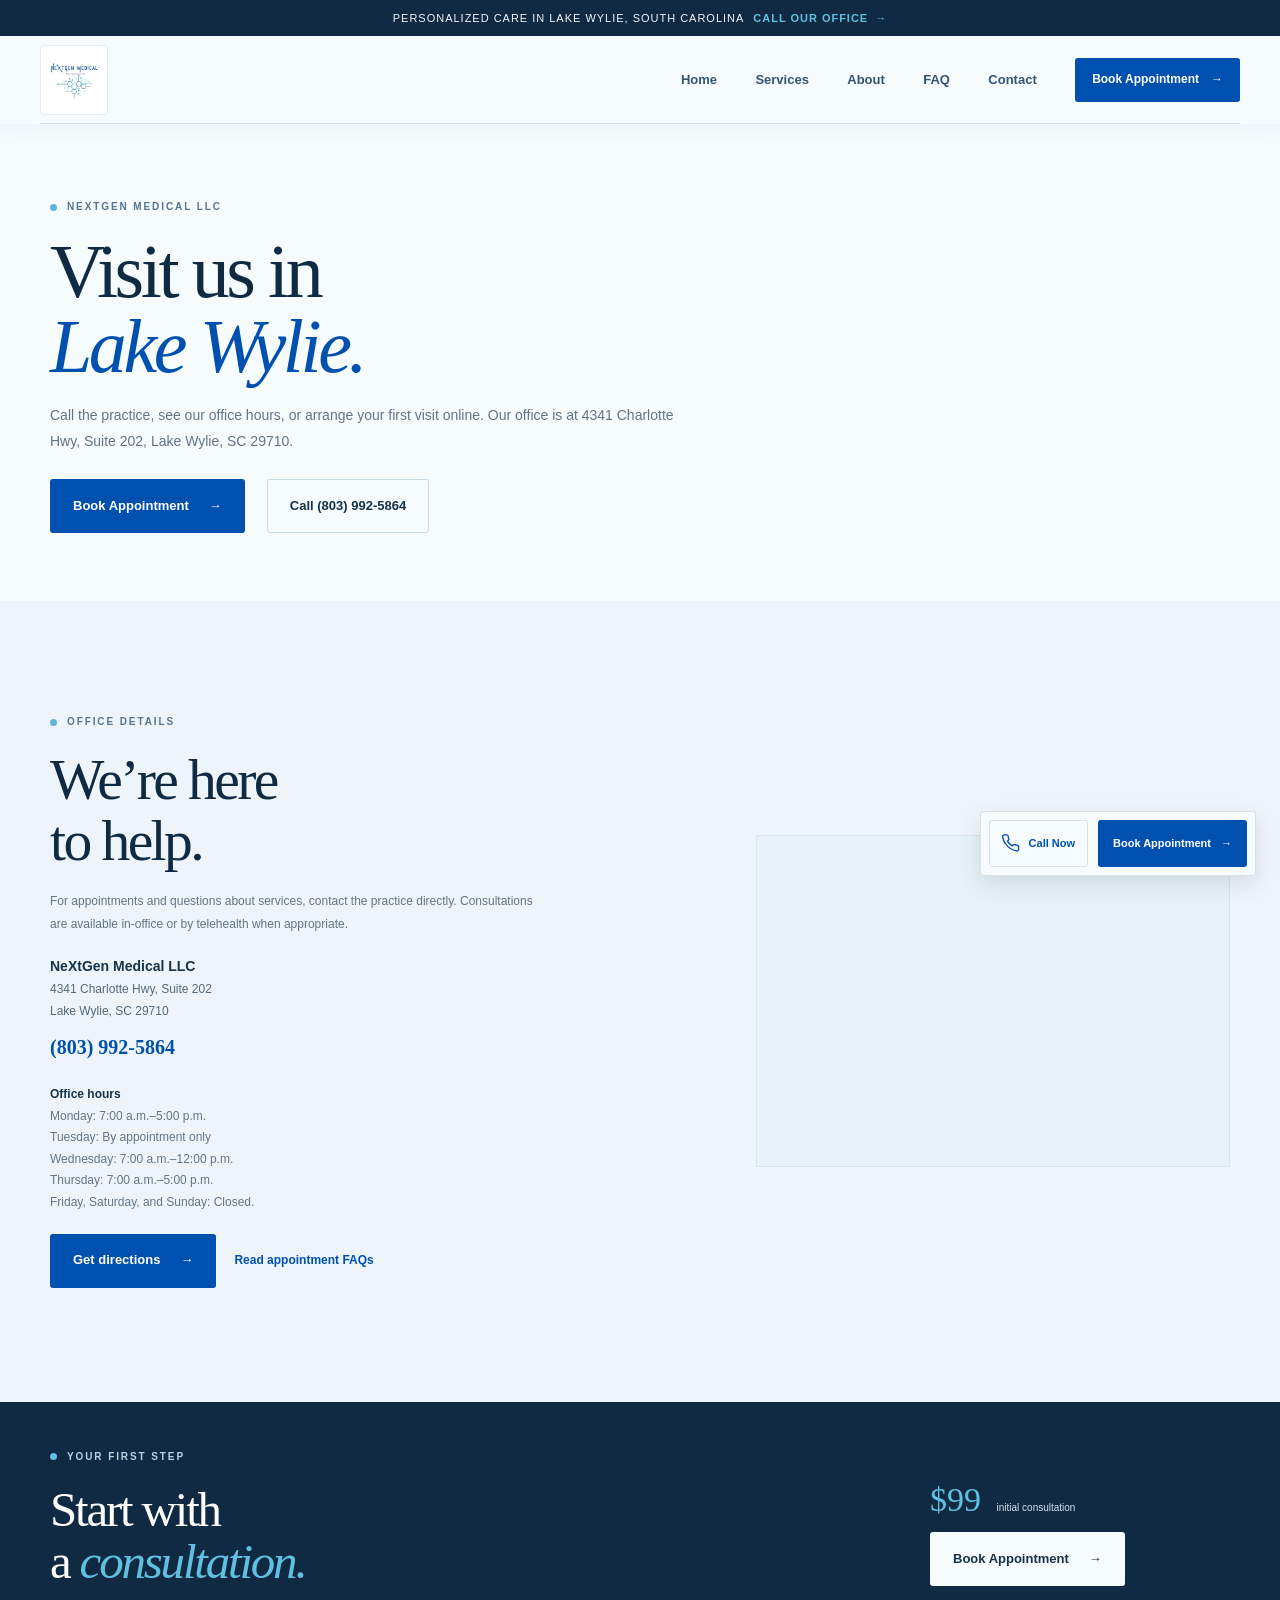
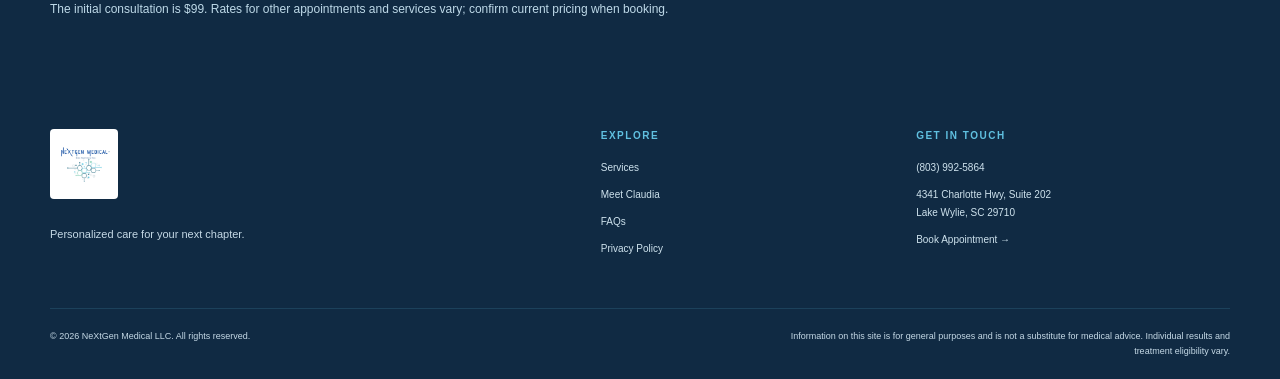
<file: contact.html>
<!doctype html>
<html lang="en">
  <head>
    <meta charset="utf-8">
    <meta name="viewport" content="width=device-width, initial-scale=1">
    <meta name="theme-color" content="#f6fbfe">
    <meta name="description" content="Contact NeXtGen Medical in Lake Wylie, SC. Call (803) 992-5864, book online, get directions, and view office hours.">
    <title>Contact NeXtGen Medical in Lake Wylie, SC | Office &amp; Hours</title>
    <link rel="canonical" href="https://www.nextgenmedicalllc.com/contact.html">
    <meta property="og:type" content="website">
    <meta property="og:site_name" content="NeXtGen Medical">
    <meta property="og:title" content="Contact NeXtGen Medical in Lake Wylie, SC">
    <meta property="og:description" content="Find our Lake Wylie office, see current office hours, call the practice, or schedule a consultation online.">
    <meta property="og:url" content="https://www.nextgenmedicalllc.com/contact.html">
    <script type="application/ld+json">
      {
        "@context": "https://schema.org",
        "@type": "MedicalClinic",
        "name": "NeXtGen Medical LLC",
        "url": "https://www.nextgenmedicalllc.com/",
        "logo": "https://www.nextgenmedicalllc.com/assets/nextgen-medical-logo.avif",
        "telephone": "+1-803-992-5864",
        "address": {
          "@type": "PostalAddress",
          "streetAddress": "4341 Charlotte Hwy, Suite 202",
          "addressLocality": "Lake Wylie",
          "addressRegion": "SC",
          "postalCode": "29710",
          "addressCountry": "US"
        },
        "openingHoursSpecification": [
          {
            "@type": "OpeningHoursSpecification",
            "dayOfWeek": [
              "https://schema.org/Monday",
              "https://schema.org/Thursday"
            ],
            "opens": "07:00",
            "closes": "17:00"
          },
          {
            "@type": "OpeningHoursSpecification",
            "dayOfWeek": "https://schema.org/Wednesday",
            "opens": "07:00",
            "closes": "12:00"
          },
          {
            "@type": "OpeningHoursSpecification",
            "dayOfWeek": "https://schema.org/Tuesday",
            "description": "By appointment only"
          }
        ]
      }
    </script>
    <link rel="stylesheet" href="styles.min.css">
    <script src="script.min.js" defer></script>
  </head>
  <body>
    <a class="skip-link" href="#main">Skip to content</a>
    <div class="announcement"><span>Personalized care in Lake Wylie, South Carolina</span><a href="tel:+18039925864">Call our office <span aria-hidden="true">&rarr;</span></a></div>
    <header class="site-header">
      <div class="header-inner">
        <a class="brand" href="index.html" aria-label="NeXtGen Medical home"><img class="brand-mark" src="assets/nextgen-medical-logo.avif" alt="" aria-hidden="true"></a>
        <button class="menu-toggle" type="button" aria-expanded="false" aria-controls="primary-navigation" aria-label="Open navigation menu"><span></span><span></span></button>
        <nav class="site-nav" id="primary-navigation" aria-label="Main navigation">
          <a href="index.html">Home</a><a href="services.html">Services</a><a href="about.html">About</a><a href="faq.html">FAQ</a><a href="contact.html" aria-current="page">Contact</a>
          <a class="button button-small button-dark nav-cta" href="https://d2oe0ra32qx05a.cloudfront.net/?practiceKey=k_1_97990" target="_blank" rel="noopener noreferrer">Book Appointment <span aria-hidden="true">&rarr;</span></a>
        </nav>
      </div>
    </header>
    <main id="main">
      <section class="page-hero section-wrap">
        <p class="eyebrow"><span class="eyebrow-dot"></span> NeXtGen Medical LLC</p>
        <h1>Visit us in<br><em>Lake Wylie.</em></h1>
        <p>Call the practice, see our office hours, or arrange your first visit online. Our office is at 4341 Charlotte Hwy, Suite 202, Lake Wylie, SC 29710.</p>
        <div class="hero-actions">
          <a class="button button-dark" href="https://d2oe0ra32qx05a.cloudfront.net/?practiceKey=k_1_97990" target="_blank" rel="noopener noreferrer">Book Appointment <span aria-hidden="true">&rarr;</span></a>
          <a class="button button-outline" href="tel:+18039925864">Call (803) 992-5864</a>
        </div>
      </section>
      <section class="location section-pad contact-location">
        <div class="section-wrap location-inner">
          <div class="location-copy">
            <p class="eyebrow"><span class="eyebrow-dot"></span> Office details</p>
            <h2>We’re here<br>to help.</h2>
            <p>For appointments and questions about services, contact the practice directly. Consultations are available in-office or by telehealth when appropriate.</p>
            <address><strong>NeXtGen Medical LLC</strong><br>4341 Charlotte Hwy, Suite 202<br>Lake Wylie, SC 29710</address>
            <a class="location-phone" href="tel:+18039925864">(803) 992-5864</a>
            <div class="location-hours"><strong>Office hours</strong><span>Monday: 7:00 a.m.–5:00 p.m.</span><br><span>Tuesday: By appointment only</span><br><span>Wednesday: 7:00 a.m.–12:00 p.m.</span><br><span>Thursday: 7:00 a.m.–5:00 p.m.</span><br><span>Friday, Saturday, and Sunday: Closed.</span></div>
            <div class="location-actions">
              <a class="button button-dark" href="https://maps.google.com/?q=4341+Charlotte+Hwy+Suite+202+Lake+Wylie+SC+29710" target="_blank" rel="noopener noreferrer">Get directions <span aria-hidden="true">&rarr;</span></a>
              <a class="text-link text-link-dark" href="faq.html">Read appointment FAQs</a>
            </div>
          </div>
          <div class="location-map-wrap">
            <iframe class="location-map" src="https://www.google.com/maps?q=4341+Charlotte+Hwy,+Suite+202,+Lake+Wylie,+SC+29710&amp;output=embed" title="Google Map showing NeXtGen Medical at 4341 Charlotte Hwy, Suite 202, Lake Wylie, SC 29710" loading="lazy" referrerpolicy="no-referrer-when-downgrade"></iframe>
          </div>
        </div>
      </section>
      <section class="consult-banner">
        <div class="section-wrap consult-banner-inner">
          <div><p class="eyebrow eyebrow-light"><span class="eyebrow-dot"></span> Your first step</p><h2>Start with<br>a <em>consultation.</em></h2><p>The initial consultation is $99. Rates for other appointments and services vary; confirm current pricing when booking.</p></div>
          <div><span class="consult-price">$99 <small>initial consultation</small></span><a class="button button-light" href="https://d2oe0ra32qx05a.cloudfront.net/?practiceKey=k_1_97990" target="_blank" rel="noopener noreferrer">Book Appointment <span aria-hidden="true">&rarr;</span></a></div>
        </div>
      </section>
    </main>
    <footer class="site-footer">
      <div class="section-wrap footer-main">
        <div class="footer-brand"><a class="brand brand-light" href="index.html" aria-label="NeXtGen Medical home"><img class="brand-mark" src="assets/nextgen-medical-logo.avif" alt="" aria-hidden="true"></a><p>Personalized care for your next chapter.</p></div>
        <div class="footer-column"><h2>Explore</h2><a href="services.html">Services</a><a href="about.html">Meet Claudia</a><a href="faq.html">FAQs</a><a href="privacy.html">Privacy Policy</a></div>
        <div class="footer-column"><h2>Get in touch</h2><a href="tel:+18039925864">(803) 992-5864</a><a href="contact.html">4341 Charlotte Hwy, Suite 202<br>Lake Wylie, SC 29710</a><a href="https://d2oe0ra32qx05a.cloudfront.net/?practiceKey=k_1_97990" target="_blank" rel="noopener noreferrer">Book Appointment <span aria-hidden="true">&rarr;</span></a></div>
      </div>
      <div class="section-wrap footer-bottom"><p>&copy; <span id="current-year">2026</span> NeXtGen Medical LLC. All rights reserved.</p><p>Information on this site is for general purposes and is not a substitute for medical advice. Individual results and treatment eligibility vary.</p></div>
    </footer>
    <div class="mobile-booking" aria-label="Quick contact"><a class="mobile-call" href="tel:+18039925864" aria-label="Call NeXtGen Medical"><svg viewBox="0 0 24 24" fill="none" aria-hidden="true"><path d="M21 16.4v3a2 2 0 0 1-2.2 2A19.8 19.8 0 0 1 10.2 18a19.5 19.5 0 0 1-6-6 19.8 19.8 0 0 1-3.4-8.6A2 2 0 0 1 2.8 1.2h3a2 2 0 0 1 2 1.7c.1 1 .4 2 .7 2.9a2 2 0 0 1-.5 2.1L6.8 9.1a16 16 0 0 0 6 6l1.2-1.2a2 2 0 0 1 2.1-.5c.9.3 1.9.6 2.9.7a2 2 0 0 1 2 2.3Z" /></svg></a><a class="button button-dark" href="https://d2oe0ra32qx05a.cloudfront.net/?practiceKey=k_1_97990" target="_blank" rel="noopener noreferrer">Book Appointment <span aria-hidden="true">&rarr;</span></a></div>
  </body>
</html>
</file>
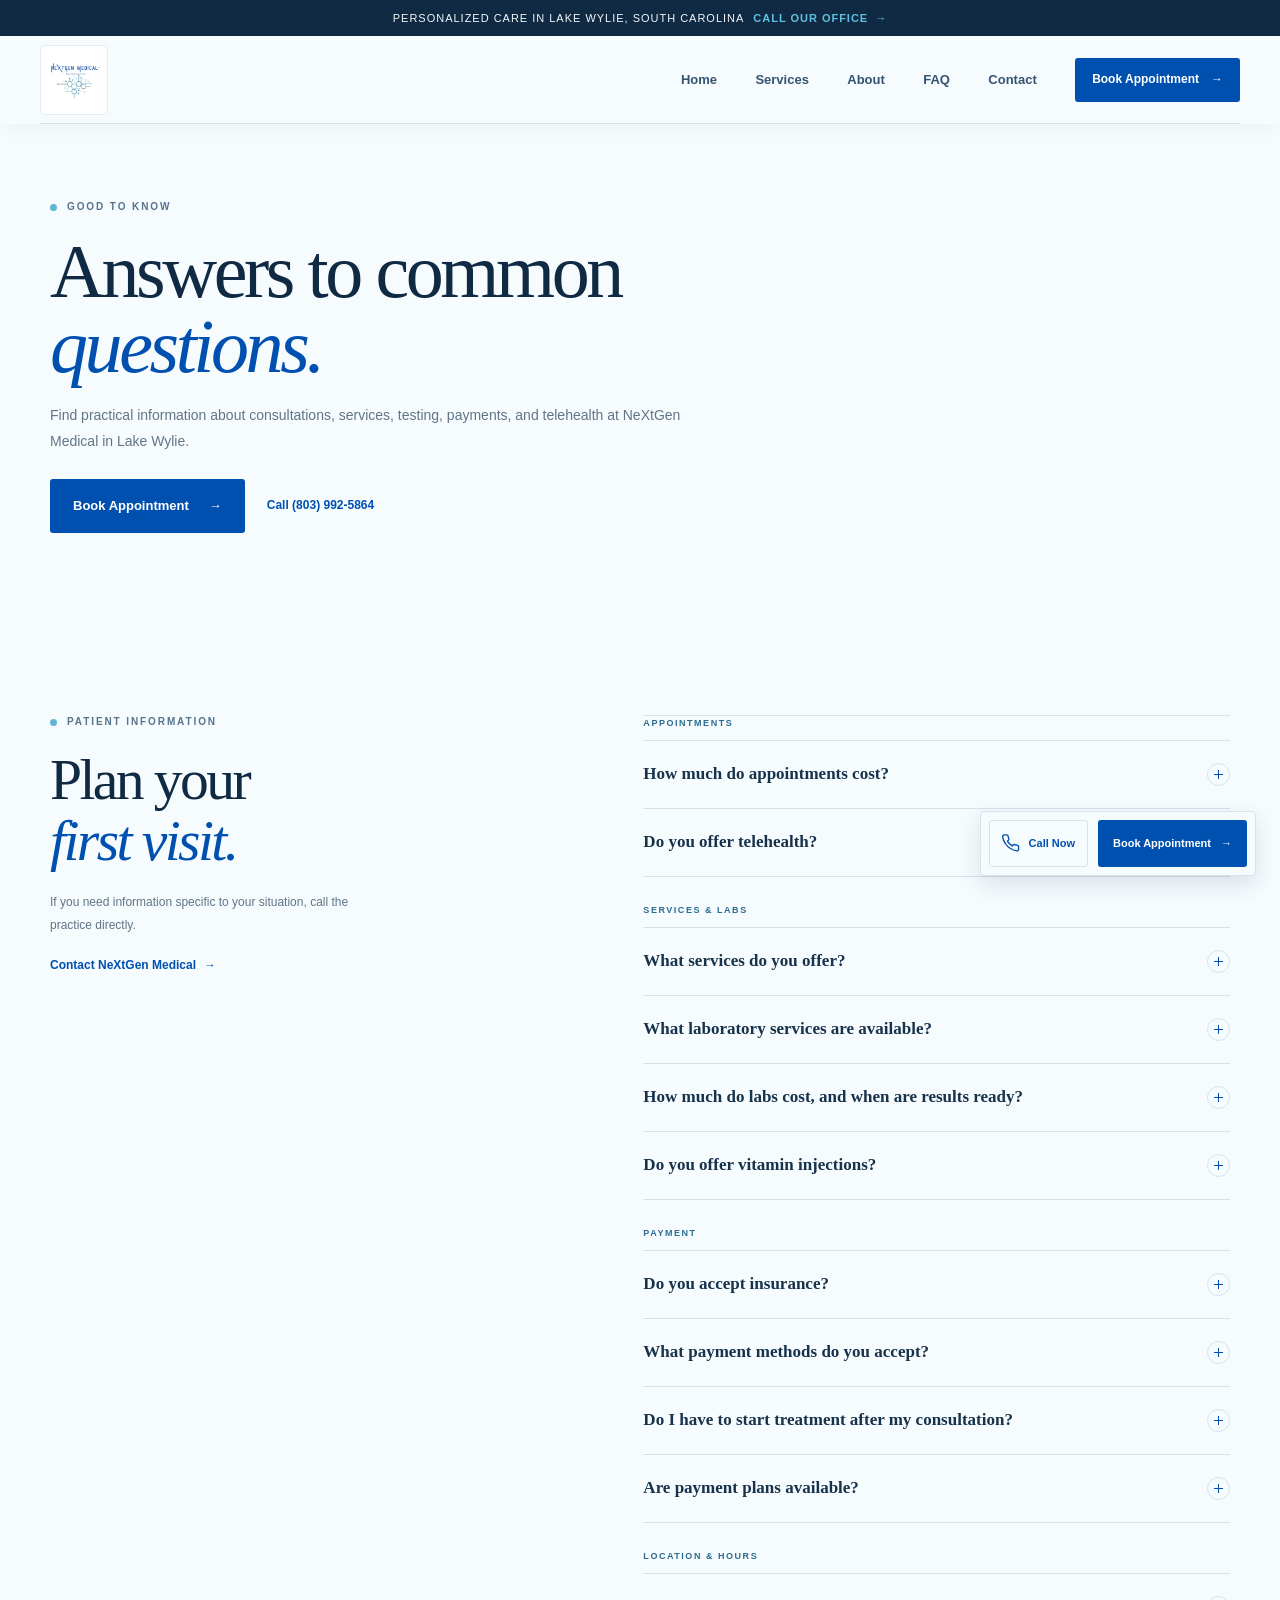
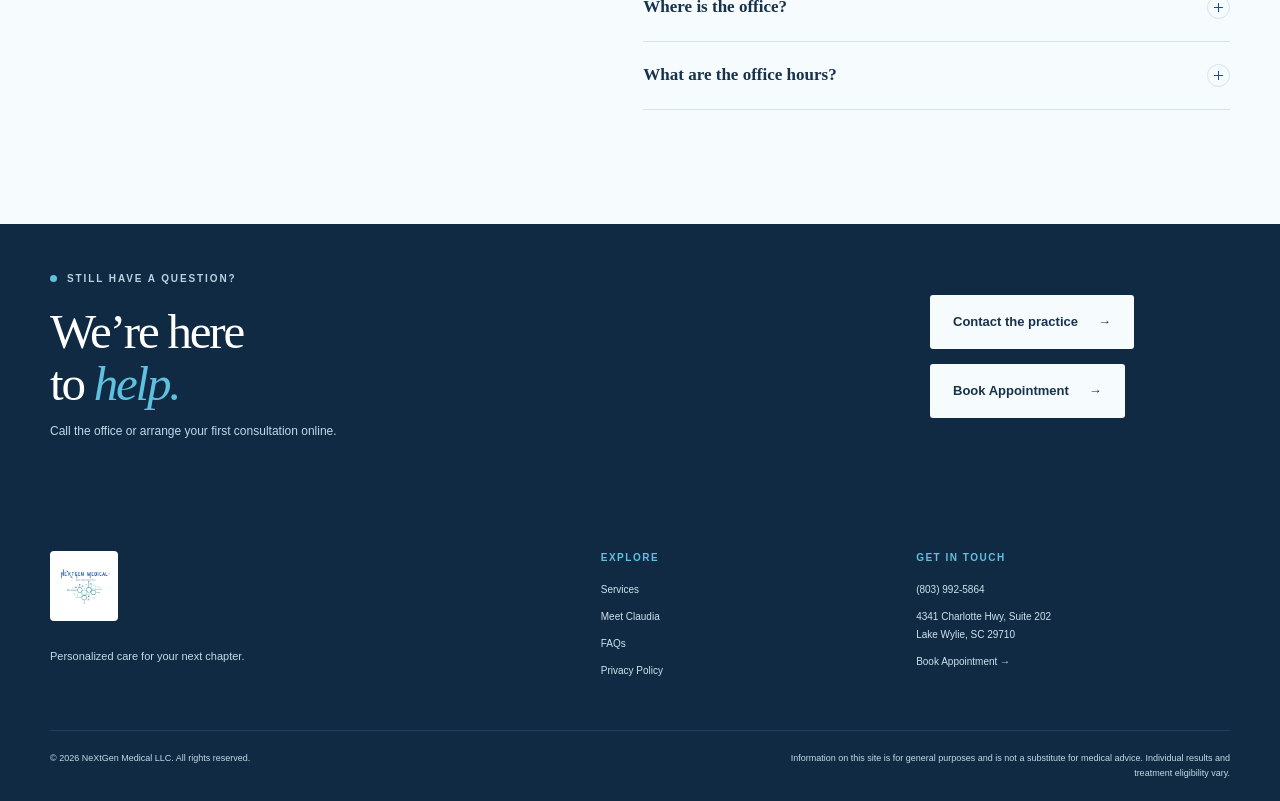
<file: faq.html>
<!doctype html>
<html lang="en">
  <head>
    <meta charset="utf-8">
    <meta name="viewport" content="width=device-width, initial-scale=1">
    <meta name="theme-color" content="#f6fbfe">
    <meta name="description" content="Get answers about appointments, medical services, lab testing, payment, and telehealth at NeXtGen Medical in Lake Wylie, SC.">
    <title>Patient FAQs in Lake Wylie, SC | NeXtGen Medical</title>
    <link rel="canonical" href="https://www.nextgenmedicalllc.com/faq.html">
    <meta property="og:type" content="website">
    <meta property="og:site_name" content="NeXtGen Medical">
    <meta property="og:title" content="Patient FAQs in Lake Wylie, SC | NeXtGen Medical">
    <meta property="og:description" content="Answers to common questions about consultations, services, Labcorp testing, costs, payment, and telehealth at NeXtGen Medical.">
    <meta property="og:url" content="https://www.nextgenmedicalllc.com/faq.html">
    <link rel="stylesheet" href="styles.min.css">
    <script src="script.min.js" defer></script>
  </head>
  <body>
    <a class="skip-link" href="#main">Skip to content</a>
    <div class="announcement"><span>Personalized care in Lake Wylie, South Carolina</span><a href="tel:+18039925864">Call our office <span aria-hidden="true">&rarr;</span></a></div>
    <header class="site-header">
      <div class="header-inner">
        <a class="brand" href="index.html" aria-label="NeXtGen Medical home"><img class="brand-mark" src="assets/nextgen-medical-logo.avif" alt="" aria-hidden="true"></a>
        <button class="menu-toggle" type="button" aria-expanded="false" aria-controls="primary-navigation" aria-label="Open navigation menu"><span></span><span></span></button>
        <nav class="site-nav" id="primary-navigation" aria-label="Main navigation">
          <a href="index.html">Home</a><a href="services.html">Services</a><a href="about.html">About</a><a href="faq.html" aria-current="page">FAQ</a><a href="contact.html">Contact</a>
          <a class="button button-small button-dark nav-cta" href="https://d2oe0ra32qx05a.cloudfront.net/?practiceKey=k_1_97990" target="_blank" rel="noopener noreferrer">Book Appointment <span aria-hidden="true">&rarr;</span></a>
        </nav>
      </div>
    </header>
    <main id="main">
      <section class="page-hero section-wrap">
        <p class="eyebrow"><span class="eyebrow-dot"></span> Good to know</p>
        <h1>Answers to common<br><em>questions.</em></h1>
        <p>Find practical information about consultations, services, testing, payments, and telehealth at NeXtGen Medical in Lake Wylie.</p>
        <div class="hero-actions"><a class="button button-dark" href="https://d2oe0ra32qx05a.cloudfront.net/?practiceKey=k_1_97990" target="_blank" rel="noopener noreferrer">Book Appointment <span aria-hidden="true">&rarr;</span></a><a class="text-link text-link-dark" href="tel:+18039925864">Call (803) 992-5864</a></div>
      </section>
      <section class="faq faq-page section-wrap section-pad">
        <div class="faq-heading">
          <p class="eyebrow"><span class="eyebrow-dot"></span> Patient information</p>
          <h2>Plan your<br><em>first visit.</em></h2>
          <p>If you need information specific to your situation, call the practice directly.</p>
          <a class="text-link text-link-dark" href="contact.html">Contact NeXtGen Medical <span aria-hidden="true">&rarr;</span></a>
        </div>
        <div class="faq-list">
          <h3 class="faq-category">Appointments</h3>
          <details class="faq-item"><summary>How much do appointments cost?<span aria-hidden="true"></span></summary><p>The initial consultation is $99, in-office or by telehealth. Rates for other appointments and services vary; check the online scheduler or call the practice to confirm current pricing.</p></details>
          <details class="faq-item"><summary>Do you offer telehealth?<span aria-hidden="true"></span></summary><p>Yes. Consultations are available in-office or by telehealth. Ask the practice whether telehealth is available for your service and location.</p></details>
          <h3 class="faq-category">Services &amp; labs</h3>
          <details class="faq-item"><summary>What services do you offer?<span aria-hidden="true"></span></summary><p>Services include medical weight management, bioidentical hormone therapy, hormone balancing, rheumatology and arthritis care, PRP, peptide therapy, vitamin support, and diagnostic lab testing. See the <a href="services.html">services page</a> for more details.</p></details>
          <details class="faq-item"><summary>What laboratory services are available?<span aria-hidden="true"></span></summary><p>Labcorp testing is available. Your provider can discuss which tests may be appropriate for your evaluation and care.</p></details>
          <details class="faq-item"><summary>How much do labs cost, and when are results ready?<span aria-hidden="true"></span></summary><p>Testing costs and result timing depend on the specific test. Eligible Labcorp testing may be billed to insurance. Confirm costs and timing before testing.</p></details>
          <details class="faq-item"><summary>Do you offer vitamin injections?<span aria-hidden="true"></span></summary><p>The practice lists Vitamin D, Vitamin B12, Lipomino, Tri-Immune, and NAD+ options. Ask your provider whether a particular option is available and appropriate for you.</p></details>
          <h3 class="faq-category">Payment</h3>
          <details class="faq-item"><summary>Do you accept insurance?<span aria-hidden="true"></span></summary><p>NeXtGen Medical is a private-pay clinic and does not accept insurance for services or treatments. Eligible Labcorp testing may be billed to insurance.</p></details>
          <details class="faq-item"><summary>What payment methods do you accept?<span aria-hidden="true"></span></summary><p>The practice lists major credit and debit cards, Apple Pay, and HSA/FSA cards when applicable. Payment is due at the time of service.</p></details>
          <details class="faq-item"><summary>Do I have to start treatment after my consultation?<span aria-hidden="true"></span></summary><p>No. The consultation covers your evaluation and discussion of options; you decide whether to begin a treatment plan.</p></details>
          <details class="faq-item"><summary>Are payment plans available?<span aria-hidden="true"></span></summary><p>Financing options may be available depending on your treatment plan. Contact the practice for current details.</p></details>
          <h3 class="faq-category">Location &amp; hours</h3>
          <details class="faq-item"><summary>Where is the office?<span aria-hidden="true"></span></summary><p>NeXtGen Medical is at 4341 Charlotte Hwy, Suite 202, Lake Wylie, SC 29710. See the <a href="contact.html">Contact page</a> for a map and directions.</p></details>
          <details class="faq-item"><summary>What are the office hours?<span aria-hidden="true"></span></summary><p>Monday: 7:00 a.m.–5:00 p.m. Tuesday: By appointment only. Wednesday: 7:00 a.m.–12:00 p.m. Thursday: 7:00 a.m.–5:00 p.m. Friday, Saturday, and Sunday: Closed.</p></details>
        </div>
      </section>
      <section class="consult-banner">
        <div class="section-wrap consult-banner-inner">
          <div><p class="eyebrow eyebrow-light"><span class="eyebrow-dot"></span> Still have a question?</p><h2>We’re here<br>to <em>help.</em></h2><p>Call the office or arrange your first consultation online.</p></div>
          <div><a class="button button-light" href="contact.html">Contact the practice <span aria-hidden="true">&rarr;</span></a><a class="button button-light" href="https://d2oe0ra32qx05a.cloudfront.net/?practiceKey=k_1_97990" target="_blank" rel="noopener noreferrer">Book Appointment <span aria-hidden="true">&rarr;</span></a></div>
        </div>
      </section>
    </main>
    <footer class="site-footer">
      <div class="section-wrap footer-main">
        <div class="footer-brand"><a class="brand brand-light" href="index.html" aria-label="NeXtGen Medical home"><img class="brand-mark" src="assets/nextgen-medical-logo.avif" alt="" aria-hidden="true"></a><p>Personalized care for your next chapter.</p></div>
        <div class="footer-column"><h2>Explore</h2><a href="services.html">Services</a><a href="about.html">Meet Claudia</a><a href="faq.html">FAQs</a><a href="privacy.html">Privacy Policy</a></div>
        <div class="footer-column"><h2>Get in touch</h2><a href="tel:+18039925864">(803) 992-5864</a><a href="contact.html">4341 Charlotte Hwy, Suite 202<br>Lake Wylie, SC 29710</a><a href="https://d2oe0ra32qx05a.cloudfront.net/?practiceKey=k_1_97990" target="_blank" rel="noopener noreferrer">Book Appointment <span aria-hidden="true">&rarr;</span></a></div>
      </div>
      <div class="section-wrap footer-bottom"><p>&copy; <span id="current-year">2026</span> NeXtGen Medical LLC. All rights reserved.</p><p>Information on this site is for general purposes and is not a substitute for medical advice. Individual results and treatment eligibility vary.</p></div>
    </footer>
    <div class="mobile-booking" aria-label="Quick contact"><a class="mobile-call" href="tel:+18039925864" aria-label="Call NeXtGen Medical"><svg viewBox="0 0 24 24" fill="none" aria-hidden="true"><path d="M21 16.4v3a2 2 0 0 1-2.2 2A19.8 19.8 0 0 1 10.2 18a19.5 19.5 0 0 1-6-6 19.8 19.8 0 0 1-3.4-8.6A2 2 0 0 1 2.8 1.2h3a2 2 0 0 1 2 1.7c.1 1 .4 2 .7 2.9a2 2 0 0 1-.5 2.1L6.8 9.1a16 16 0 0 0 6 6l1.2-1.2a2 2 0 0 1 2.1-.5c.9.3 1.9.6 2.9.7a2 2 0 0 1 2 2.3Z" /></svg></a><a class="button button-dark" href="https://d2oe0ra32qx05a.cloudfront.net/?practiceKey=k_1_97990" target="_blank" rel="noopener noreferrer">Book Appointment <span aria-hidden="true">&rarr;</span></a></div>
  </body>
</html>
</file>
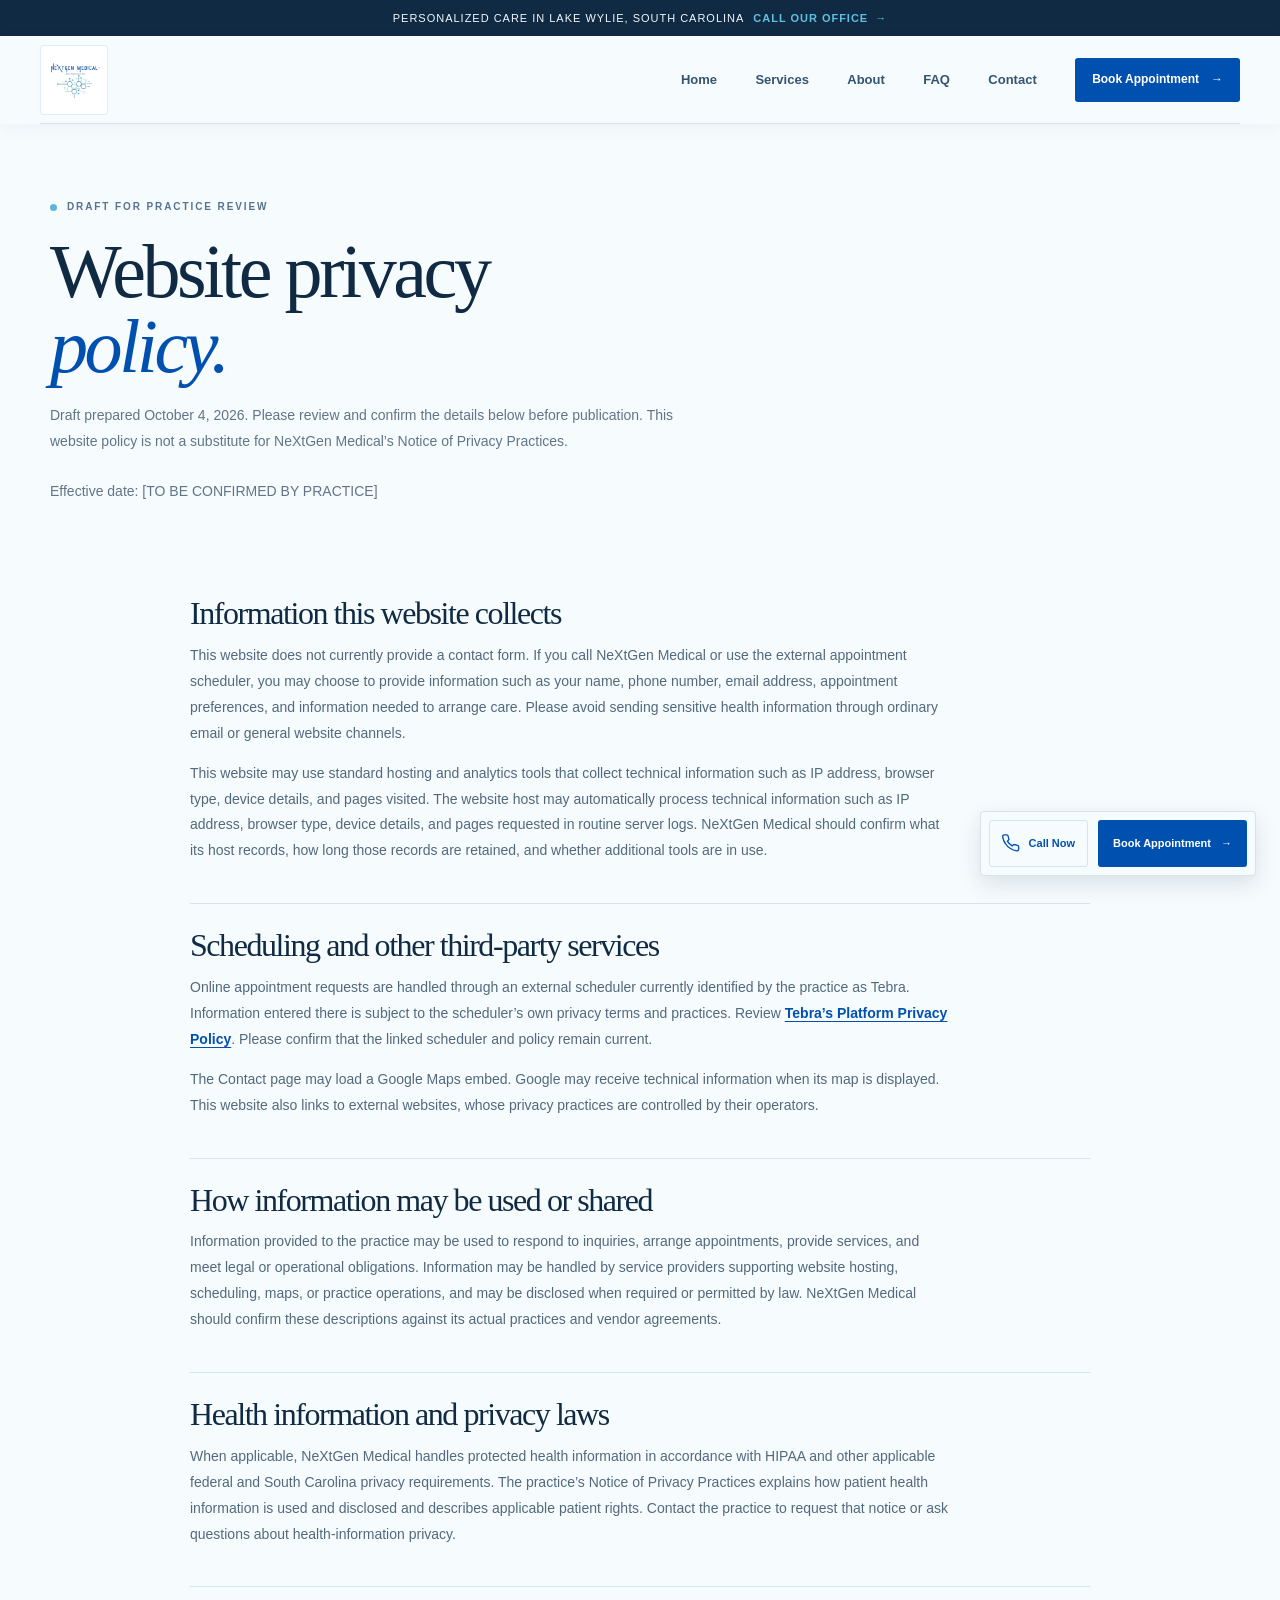
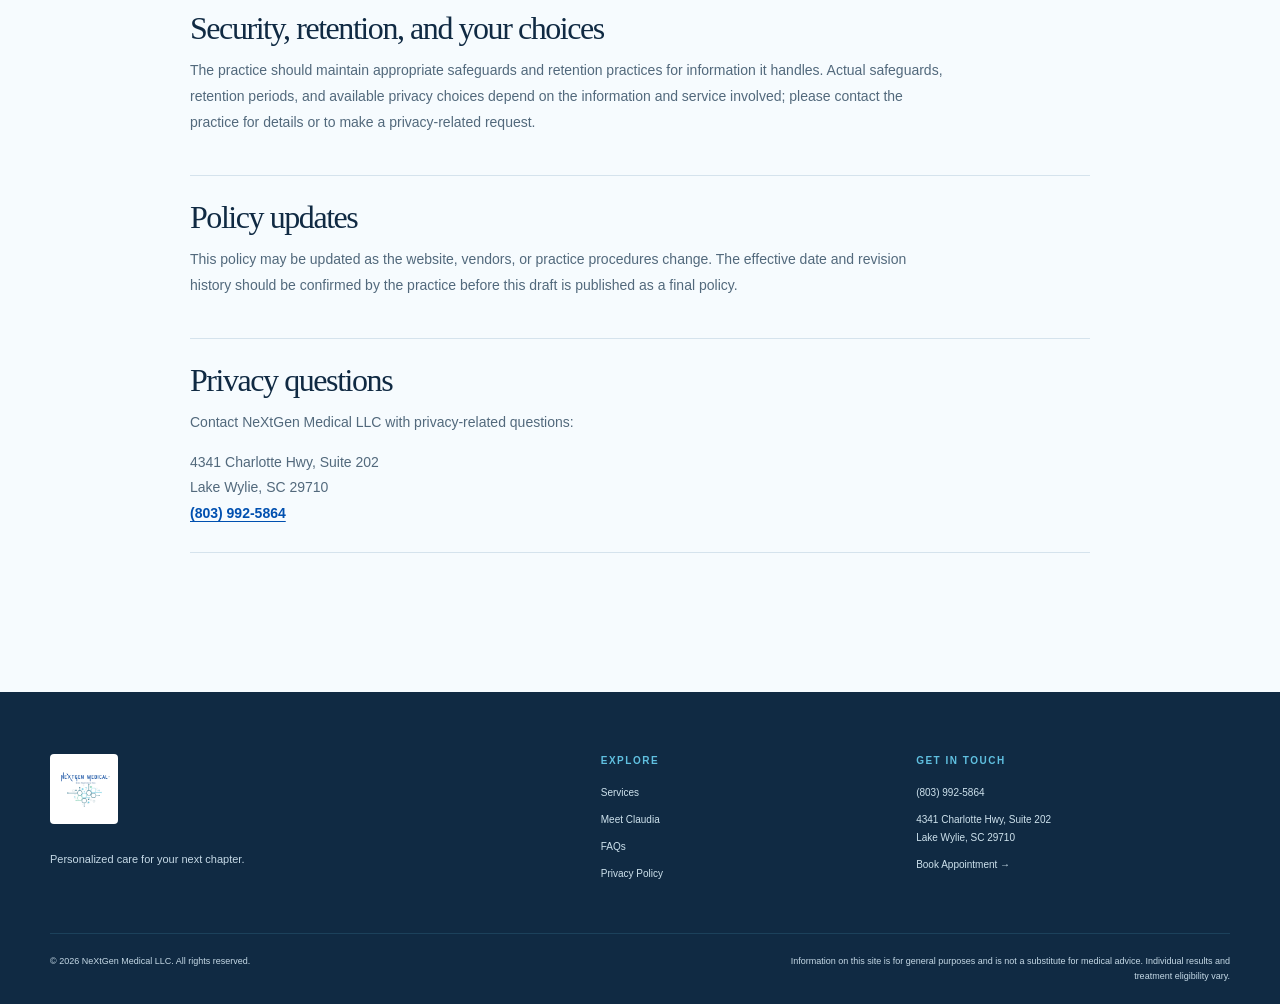
<file: privacy.html>
<!doctype html>
<html lang="en">
  <head>
    <meta charset="utf-8">
    <meta name="viewport" content="width=device-width, initial-scale=1">
    <meta name="theme-color" content="#f6fbfe">
    <meta name="description" content="Review the draft website privacy policy for NeXtGen Medical in Lake Wylie, SC, including contact information, online scheduling, and privacy questions.">
    <title>Draft Privacy Policy | NeXtGen Medical in Lake Wylie, SC</title>
    <link rel="canonical" href="https://www.nextgenmedicalllc.com/privacy.html">
    <meta property="og:type" content="website">
    <meta property="og:site_name" content="NeXtGen Medical">
    <meta property="og:title" content="Draft Privacy Policy | NeXtGen Medical in Lake Wylie, SC">
    <meta property="og:description" content="Review the draft website privacy policy for NeXtGen Medical in Lake Wylie, SC, including contact information, online scheduling, and privacy questions.">
    <meta property="og:url" content="https://www.nextgenmedicalllc.com/privacy.html">
    <link rel="stylesheet" href="styles.min.css">
    <script src="script.min.js" defer></script>
  </head>
  <body>
    <a class="skip-link" href="#main">Skip to content</a>
    <div class="announcement"><span>Personalized care in Lake Wylie, South Carolina</span><a href="tel:+18039925864">Call our office <span aria-hidden="true">&rarr;</span></a></div>
    <header class="site-header">
      <div class="header-inner">
        <a class="brand" href="index.html" aria-label="NeXtGen Medical home"><img class="brand-mark" src="assets/nextgen-medical-logo.avif" alt="" aria-hidden="true"></a>
        <button class="menu-toggle" type="button" aria-expanded="false" aria-controls="primary-navigation" aria-label="Open navigation menu"><span></span><span></span></button>
        <nav class="site-nav" id="primary-navigation" aria-label="Main navigation">
          <a href="index.html">Home</a><a href="services.html">Services</a><a href="about.html">About</a><a href="faq.html">FAQ</a><a href="contact.html">Contact</a>
          <a class="button button-small button-dark nav-cta" href="https://d2oe0ra32qx05a.cloudfront.net/?practiceKey=k_1_97990" target="_blank" rel="noopener noreferrer">Book Appointment <span aria-hidden="true">&rarr;</span></a>
        </nav>
      </div>
    </header>
    <main id="main">
      <section class="page-hero section-wrap">
        <p class="eyebrow"><span class="eyebrow-dot"></span> Draft for practice review</p>
        <h1>Website privacy<br><em>policy.</em></h1>
        <p>Draft prepared October 4, 2026. Please review and confirm the details below before publication. This website policy is not a substitute for NeXtGen Medical’s Notice of Privacy Practices.</p>
        <p>Effective date: [TO BE CONFIRMED BY PRACTICE]</p>
      </section>
      <section class="privacy-content section-wrap section-pad">
        <article>
          <h2>Information this website collects</h2>
          <p>This website does not currently provide a contact form. If you call NeXtGen Medical or use the external appointment scheduler, you may choose to provide information such as your name, phone number, email address, appointment preferences, and information needed to arrange care. Please avoid sending sensitive health information through ordinary email or general website channels.</p>
          <p>This website may use standard hosting and analytics tools that collect technical information such as IP address, browser type, device details, and pages visited. The website host may automatically process technical information such as IP address, browser type, device details, and pages requested in routine server logs. NeXtGen Medical should confirm what its host records, how long those records are retained, and whether additional tools are in use.</p>
        </article>
        <article>
          <h2>Scheduling and other third-party services</h2>
          <p>Online appointment requests are handled through an external scheduler currently identified by the practice as Tebra. Information entered there is subject to the scheduler’s own privacy terms and practices. Review <a href="https://www.tebra.com/platform-privacy-policy/" target="_blank" rel="noopener noreferrer">Tebra’s Platform Privacy Policy</a>. Please confirm that the linked scheduler and policy remain current.</p>
          <p>The Contact page may load a Google Maps embed. Google may receive technical information when its map is displayed. This website also links to external websites, whose privacy practices are controlled by their operators.</p>
        </article>
        <article>
          <h2>How information may be used or shared</h2>
          <p>Information provided to the practice may be used to respond to inquiries, arrange appointments, provide services, and meet legal or operational obligations. Information may be handled by service providers supporting website hosting, scheduling, maps, or practice operations, and may be disclosed when required or permitted by law. NeXtGen Medical should confirm these descriptions against its actual practices and vendor agreements.</p>
        </article>
        <article>
          <h2>Health information and privacy laws</h2>
          <p>When applicable, NeXtGen Medical handles protected health information in accordance with HIPAA and other applicable federal and South Carolina privacy requirements. The practice’s Notice of Privacy Practices explains how patient health information is used and disclosed and describes applicable patient rights. Contact the practice to request that notice or ask questions about health-information privacy.</p>
        </article>
        <article>
          <h2>Security, retention, and your choices</h2>
          <p>The practice should maintain appropriate safeguards and retention practices for information it handles. Actual safeguards, retention periods, and available privacy choices depend on the information and service involved; please contact the practice for details or to make a privacy-related request.</p>
        </article>
        <article>
          <h2>Policy updates</h2>
          <p>This policy may be updated as the website, vendors, or practice procedures change. The effective date and revision history should be confirmed by the practice before this draft is published as a final policy.</p>
        </article>
        <article>
          <h2>Privacy questions</h2>
          <p>Contact NeXtGen Medical LLC with privacy-related questions:</p>
          <address>4341 Charlotte Hwy, Suite 202<br>Lake Wylie, SC 29710<br><a href="tel:+18039925864">(803) 992-5864</a></address>
        </article>
      </section>
    </main>
    <footer class="site-footer">
      <div class="section-wrap footer-main">
        <div class="footer-brand"><a class="brand brand-light" href="index.html" aria-label="NeXtGen Medical home"><img class="brand-mark" src="assets/nextgen-medical-logo.avif" alt="" aria-hidden="true"></a><p>Personalized care for your next chapter.</p></div>
        <div class="footer-column"><h2>Explore</h2><a href="services.html">Services</a><a href="about.html">Meet Claudia</a><a href="faq.html">FAQs</a><a href="privacy.html" aria-current="page">Privacy Policy</a></div>
        <div class="footer-column"><h2>Get in touch</h2><a href="tel:+18039925864">(803) 992-5864</a><a href="contact.html">4341 Charlotte Hwy, Suite 202<br>Lake Wylie, SC 29710</a><a href="https://d2oe0ra32qx05a.cloudfront.net/?practiceKey=k_1_97990" target="_blank" rel="noopener noreferrer">Book Appointment <span aria-hidden="true">&rarr;</span></a></div>
      </div>
      <div class="section-wrap footer-bottom"><p>&copy; <span id="current-year">2026</span> NeXtGen Medical LLC. All rights reserved.</p><p>Information on this site is for general purposes and is not a substitute for medical advice. Individual results and treatment eligibility vary.</p></div>
    </footer>
    <div class="mobile-booking" aria-label="Quick contact"><a class="mobile-call" href="tel:+18039925864" aria-label="Call NeXtGen Medical"><svg viewBox="0 0 24 24" fill="none" aria-hidden="true"><path d="M21 16.4v3a2 2 0 0 1-2.2 2A19.8 19.8 0 0 1 10.2 18a19.5 19.5 0 0 1-6-6 19.8 19.8 0 0 1-3.4-8.6A2 2 0 0 1 2.8 1.2h3a2 2 0 0 1 2 1.7c.1 1 .4 2 .7 2.9a2 2 0 0 1-.5 2.1L6.8 9.1a16 16 0 0 0 6 6l1.2-1.2a2 2 0 0 1 2.1-.5c.9.3 1.9.6 2.9.7a2 2 0 0 1 2 2.3Z" /></svg></a><a class="button button-dark" href="https://d2oe0ra32qx05a.cloudfront.net/?practiceKey=k_1_97990" target="_blank" rel="noopener noreferrer">Book Appointment <span aria-hidden="true">&rarr;</span></a></div>
  </body>
</html>
</file>
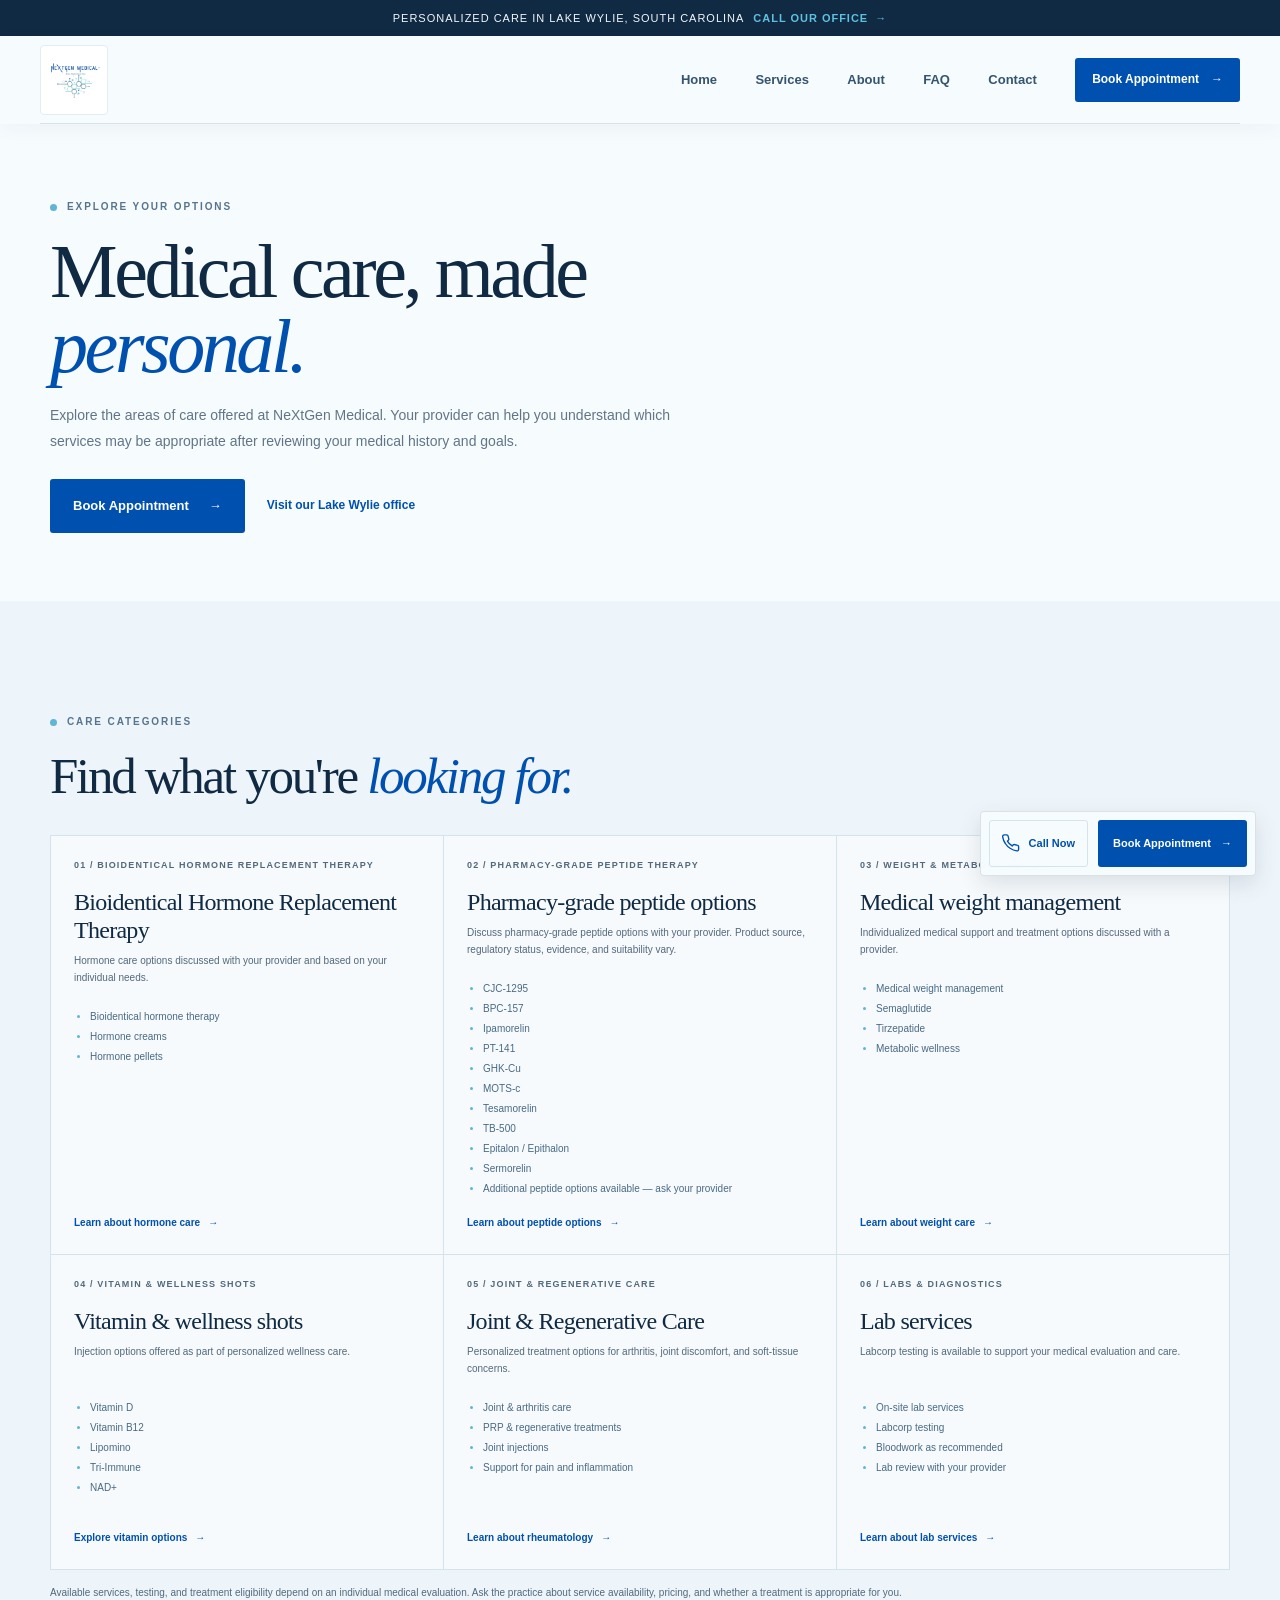
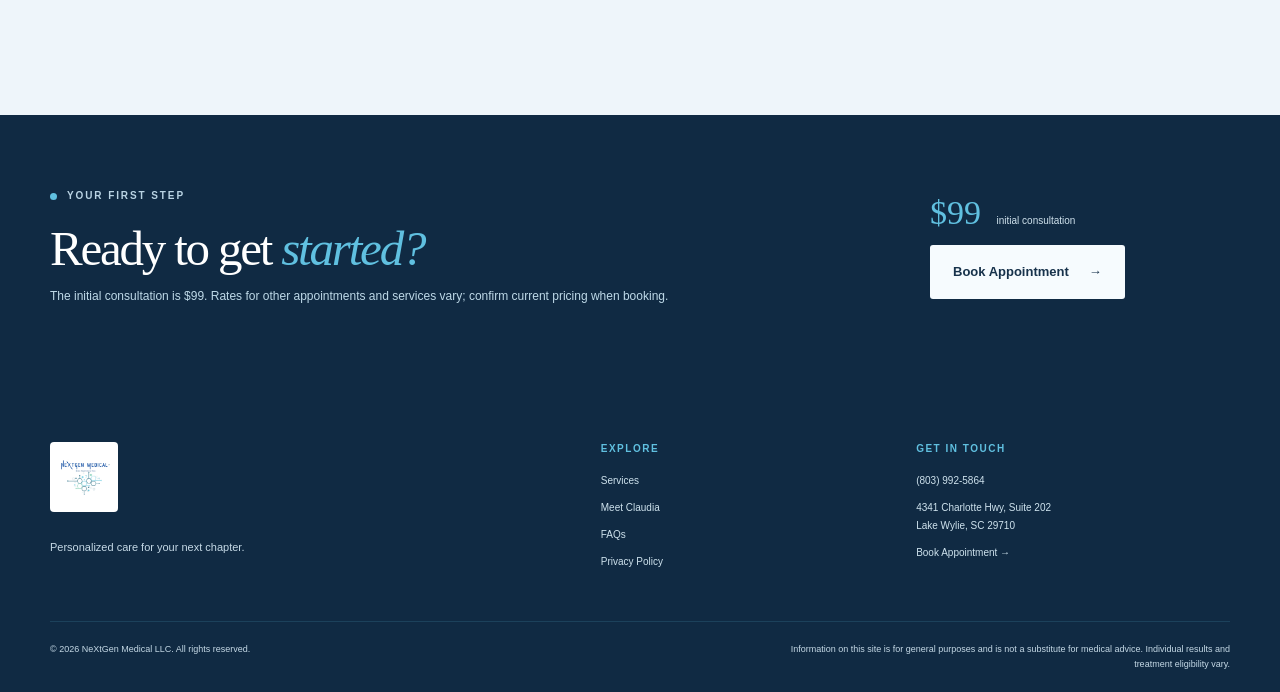
<file: services.html>
<!doctype html>
<html lang="en">
  <head>
    <meta charset="utf-8">
    <meta name="viewport" content="width=device-width, initial-scale=1">
    <meta name="theme-color" content="#f6fbfe">
    <meta name="description" content="Explore adult medical services in Lake Wylie, SC: BHRT, weight loss, peptide therapy, PRP, rheumatology, vitamin support, and diagnostic labs.">
    <title>Medical &amp; Wellness Services in Lake Wylie, SC | NeXtGen Medical</title>
    <link rel="canonical" href="https://www.nextgenmedicalllc.com/services.html">
    <meta property="og:type" content="website">
    <meta property="og:site_name" content="NeXtGen Medical">
    <meta property="og:title" content="Medical &amp; Wellness Services in Lake Wylie, SC | NeXtGen Medical">
    <meta property="og:description" content="Explore weight management, hormone care, rheumatology, PRP, wellness services, and labs in Lake Wylie, SC.">
    <meta property="og:url" content="https://www.nextgenmedicalllc.com/services.html">
    <link rel="stylesheet" href="styles.min.css">
    <script src="script.min.js" defer></script>
  </head>
  <body>
    <a class="skip-link" href="#main">Skip to content</a>
    <div class="announcement"><span>Personalized care in Lake Wylie, South Carolina</span><a href="tel:+18039925864">Call our office <span aria-hidden="true">&rarr;</span></a></div>
    <header class="site-header">
      <div class="header-inner">
        <a class="brand" href="index.html" aria-label="NeXtGen Medical home">
          <img class="brand-mark" src="assets/nextgen-medical-logo.avif" alt="" aria-hidden="true">
        </a>
        <button class="menu-toggle" type="button" aria-expanded="false" aria-controls="primary-navigation" aria-label="Open navigation menu"><span></span><span></span></button>
        <nav class="site-nav" id="primary-navigation" aria-label="Main navigation">
          <a href="index.html">Home</a><a href="services.html" aria-current="page">Services</a><a href="about.html">About</a><a href="faq.html">FAQ</a><a href="contact.html">Contact</a>
          <a class="button button-small button-dark nav-cta" href="https://d2oe0ra32qx05a.cloudfront.net/?practiceKey=k_1_97990" target="_blank" rel="noopener noreferrer">Book Appointment <span aria-hidden="true">&rarr;</span></a>
        </nav>
      </div>
    </header>
    <main id="main">
      <section class="page-hero section-wrap">
        <p class="eyebrow"><span class="eyebrow-dot"></span> Explore your options</p>
        <h1>Medical care, made <em>personal.</em></h1>
        <p>Explore the areas of care offered at NeXtGen Medical. Your provider can help you understand which services may be appropriate after reviewing your medical history and goals.</p>
        <div class="hero-actions">
          <a class="button button-dark" href="https://d2oe0ra32qx05a.cloudfront.net/?practiceKey=k_1_97990" target="_blank" rel="noopener noreferrer">Book Appointment <span aria-hidden="true">&rarr;</span></a>
          <a class="text-link text-link-dark" href="contact.html">Visit our Lake Wylie office</a>
        </div>
      </section>

      <section class="catalog section-pad">
        <div class="section-wrap">
          <div class="catalog-heading"><p class="eyebrow"><span class="eyebrow-dot"></span> Care categories</p><h2>Find what you're <em>looking for.</em></h2></div>
          <div class="catalog-grid">
            <article class="catalog-card" id="hormone">
              <span class="catalog-number">01 / BIOIDENTICAL HORMONE REPLACEMENT THERAPY</span><h2>Bioidentical Hormone Replacement Therapy</h2>
              <p>Hormone care options discussed with your provider and based on your individual needs.</p>
              <ul><li>Bioidentical hormone therapy</li><li>Hormone creams</li><li>Hormone pellets</li></ul>
              <a class="text-link text-link-dark" href="services/hormone-therapy.html">Learn about hormone care <span aria-hidden="true">&rarr;</span></a>
            </article>
            <article class="catalog-card" id="peptides">
              <span class="catalog-number">02 / PHARMACY-GRADE PEPTIDE THERAPY</span><h2>Pharmacy-grade peptide options</h2>
              <p>Discuss pharmacy-grade peptide options with your provider. Product source, regulatory status, evidence, and suitability vary.</p>
              <ul><li>CJC-1295</li><li>BPC-157</li><li>Ipamorelin</li><li>PT-141</li><li>GHK-Cu</li><li>MOTS-c</li><li>Tesamorelin</li><li>TB-500</li><li>Epitalon / Epithalon</li><li>Sermorelin</li><li>Additional peptide options available — ask your provider</li></ul>
              <a class="text-link text-link-dark" href="services/peptides.html">Learn about peptide options <span aria-hidden="true">&rarr;</span></a>
            </article>
            <article class="catalog-card" id="weight">
              <span class="catalog-number">03 / WEIGHT &amp; METABOLIC HEALTH</span><h2>Medical weight management</h2>
              <p>Individualized medical support and treatment options discussed with a provider.</p>
              <ul><li>Medical weight management</li><li>Semaglutide</li><li>Tirzepatide</li><li>Metabolic wellness</li></ul>
              <a class="text-link text-link-dark" href="services/weight-management.html">Learn about weight care <span aria-hidden="true">&rarr;</span></a>
            </article>
            <article class="catalog-card" id="vitamins">
              <span class="catalog-number">04 / VITAMIN &amp; WELLNESS SHOTS</span><h2>Vitamin &amp; wellness shots</h2>
              <p>Injection options offered as part of personalized wellness care.</p>
              <ul><li>Vitamin D</li><li>Vitamin B12</li><li>Lipomino</li><li>Tri-Immune</li><li>NAD+</li></ul>
              <a class="text-link text-link-dark" href="services/vitamins.html">Explore vitamin options <span aria-hidden="true">&rarr;</span></a>
            </article>
            <article class="catalog-card" id="rheumatology">
              <span class="catalog-number">05 / JOINT &amp; REGENERATIVE CARE</span><h2>Joint &amp; Regenerative Care</h2>
              <p>Personalized treatment options for arthritis, joint discomfort, and soft-tissue concerns.</p>
              <ul><li>Joint &amp; arthritis care</li><li>PRP &amp; regenerative treatments</li><li>Joint injections</li><li>Support for pain and inflammation</li></ul>
              <a class="text-link text-link-dark" href="services/rheumatology.html">Learn about rheumatology <span aria-hidden="true">&rarr;</span></a>
            </article>
            <article class="catalog-card" id="labs">
              <span class="catalog-number">06 / LABS &amp; DIAGNOSTICS</span><h2>Lab services</h2>
              <p>Labcorp testing is available to support your medical evaluation and care.</p>
              <ul><li>On-site lab services</li><li>Labcorp testing</li><li>Bloodwork as recommended</li><li>Lab review with your provider</li></ul>
              <a class="text-link text-link-dark" href="services/lab-services.html">Learn about lab services <span aria-hidden="true">&rarr;</span></a>
            </article>
          </div>
          <p class="catalog-note">Available services, testing, and treatment eligibility depend on an individual medical evaluation. Ask the practice about service availability, pricing, and whether a treatment is appropriate for you.</p>
        </div>
      </section>

      <section class="consult-banner">
        <div class="section-wrap consult-banner-inner">
          <div><p class="eyebrow eyebrow-light"><span class="eyebrow-dot"></span> Your first step</p><h2>Ready to get <em>started?</em></h2><p>The initial consultation is $99. Rates for other appointments and services vary; confirm current pricing when booking.</p></div>
          <div><span class="consult-price">$99 <small>initial consultation</small></span><a class="button button-light" href="https://d2oe0ra32qx05a.cloudfront.net/?practiceKey=k_1_97990" target="_blank" rel="noopener noreferrer">Book Appointment <span aria-hidden="true">&rarr;</span></a></div>
        </div>
      </section>
    </main>
    <footer class="site-footer">
      <div class="section-wrap footer-main">
        <div class="footer-brand"><a class="brand brand-light" href="index.html" aria-label="NeXtGen Medical home"><img class="brand-mark" src="assets/nextgen-medical-logo.avif" alt="" aria-hidden="true"></a><p>Personalized care for your next chapter.</p></div>
        <div class="footer-column"><h2>Explore</h2><a href="services.html">Services</a><a href="about.html">Meet Claudia</a><a href="faq.html">FAQs</a><a href="privacy.html">Privacy Policy</a></div>
        <div class="footer-column"><h2>Get in touch</h2><a href="tel:+18039925864">(803) 992-5864</a><a href="contact.html">4341 Charlotte Hwy, Suite 202<br>Lake Wylie, SC 29710</a><a href="https://d2oe0ra32qx05a.cloudfront.net/?practiceKey=k_1_97990" target="_blank" rel="noopener noreferrer">Book Appointment <span aria-hidden="true">&rarr;</span></a></div>
      </div>
      <div class="section-wrap footer-bottom"><p>&copy; <span id="current-year">2026</span> NeXtGen Medical LLC. All rights reserved.</p><p>Information on this site is for general purposes and is not a substitute for medical advice. Individual results and treatment eligibility vary.</p></div>
    </footer>
    <div class="mobile-booking" aria-label="Quick contact"><a class="mobile-call" href="tel:+18039925864" aria-label="Call NeXtGen Medical"><svg viewBox="0 0 24 24" fill="none" aria-hidden="true"><path d="M21 16.4v3a2 2 0 0 1-2.2 2A19.8 19.8 0 0 1 10.2 18a19.5 19.5 0 0 1-6-6 19.8 19.8 0 0 1-3.4-8.6A2 2 0 0 1 2.8 1.2h3a2 2 0 0 1 2 1.7c.1 1 .4 2 .7 2.9a2 2 0 0 1-.5 2.1L6.8 9.1a16 16 0 0 0 6 6l1.2-1.2a2 2 0 0 1 2.1-.5c.9.3 1.9.6 2.9.7a2 2 0 0 1 2 2.3Z" /></svg></a><a class="button button-dark" href="https://d2oe0ra32qx05a.cloudfront.net/?practiceKey=k_1_97990" target="_blank" rel="noopener noreferrer">Book Appointment <span aria-hidden="true">&rarr;</span></a></div>
  </body>
</html>
</file>
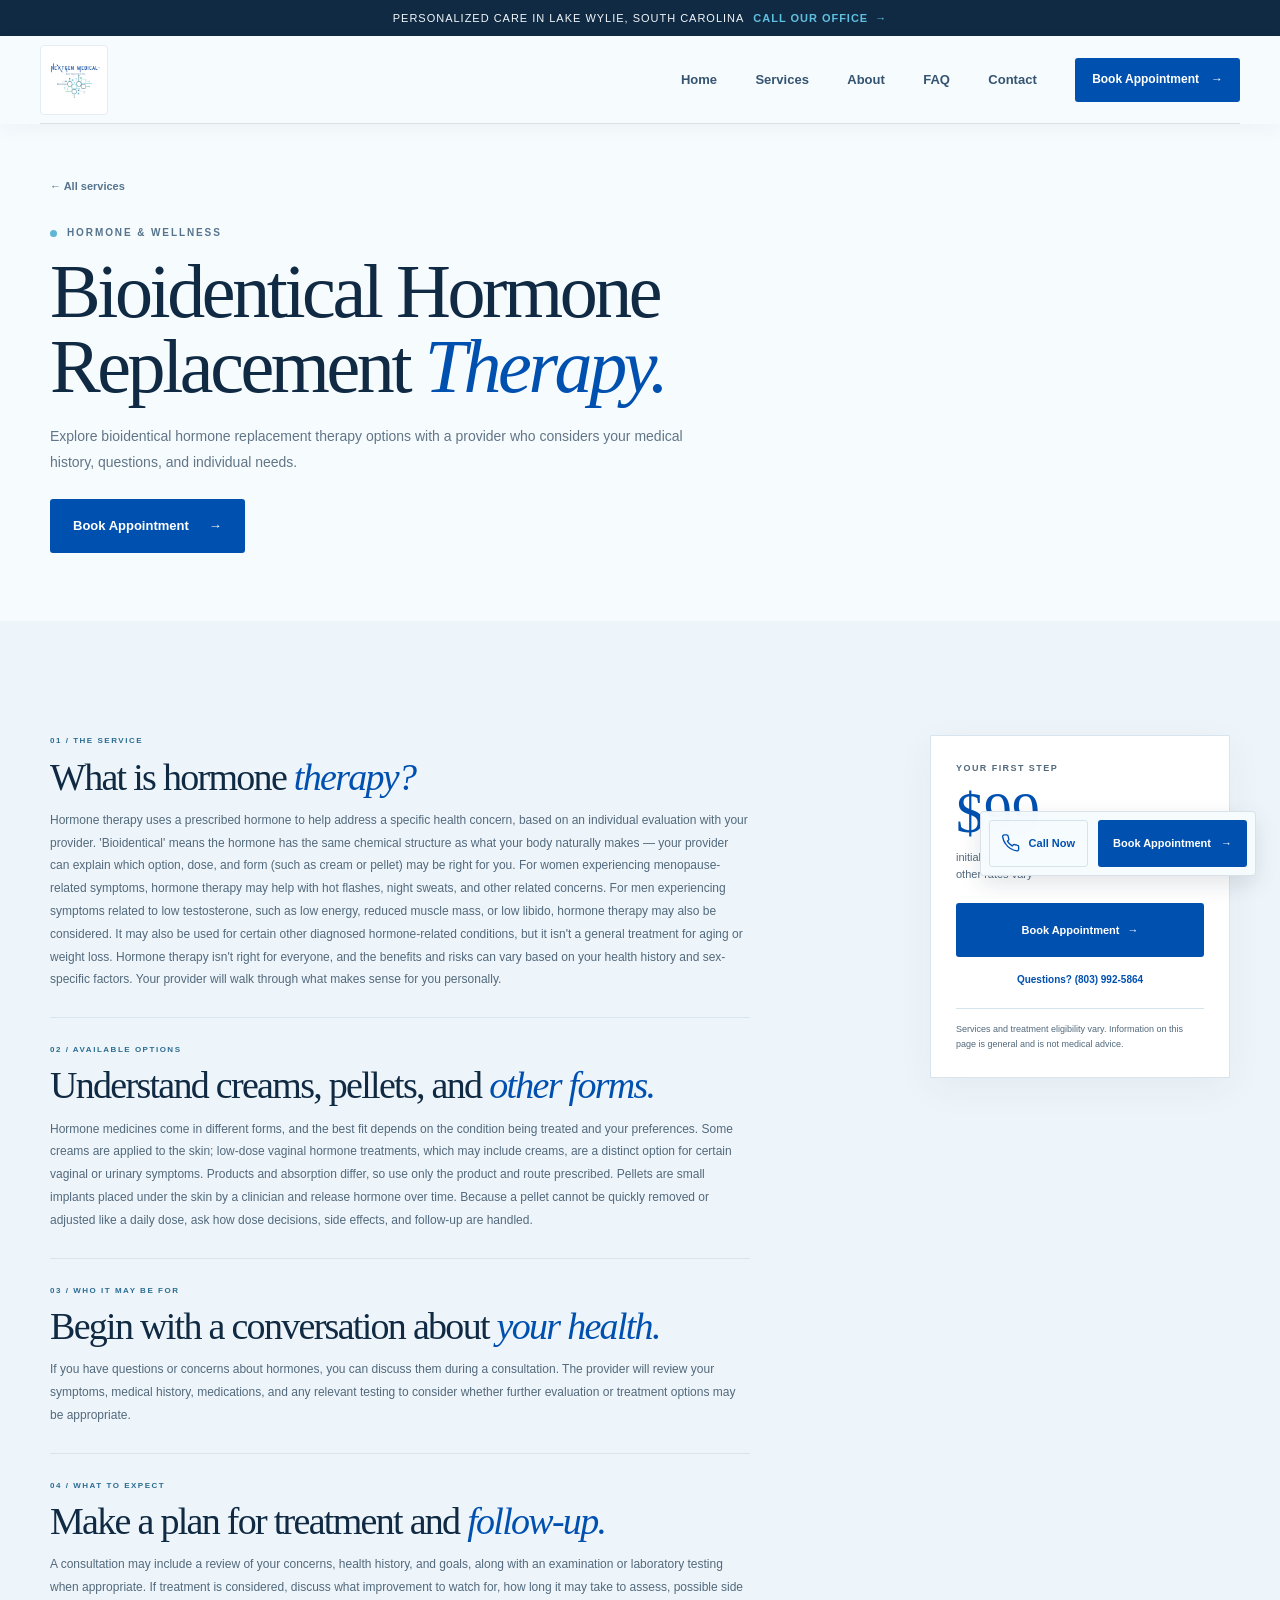
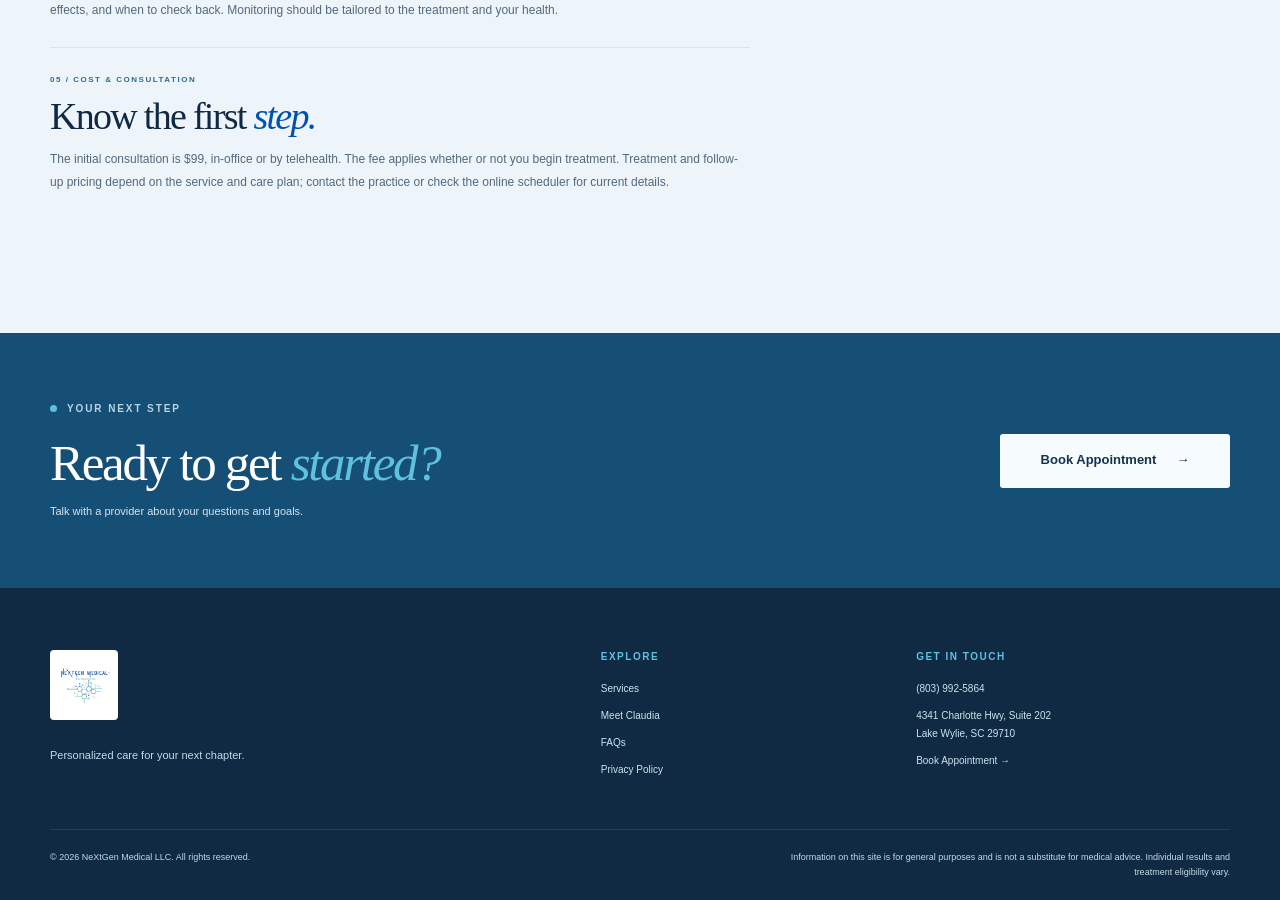
<file: services/hormone-therapy.html>
<!doctype html>
<html lang="en">
  <head>
    <meta charset="utf-8">
    <meta name="viewport" content="width=device-width, initial-scale=1">
    <meta name="theme-color" content="#f6fbfe">
    <meta name="description" content="Explore bioidentical hormone replacement therapy (BHRT) and hormone balancing in Lake Wylie, SC, with NeXtGen Medical.">
    <title>Bioidentical Hormone Replacement Therapy in Lake Wylie, SC | NeXtGen Medical</title>
    <link rel="canonical" href="https://www.nextgenmedicalllc.com/services/hormone-therapy.html">
    <meta property="og:type" content="website">
    <meta property="og:site_name" content="NeXtGen Medical">
    <meta property="og:title" content="Bioidentical Hormone Replacement Therapy in Lake Wylie, SC | NeXtGen Medical">
    <meta property="og:description" content="Discuss hormone care options with an experienced provider and book an appointment in Lake Wylie, SC.">
    <meta property="og:url" content="https://www.nextgenmedicalllc.com/services/hormone-therapy.html">
    <link rel="stylesheet" href="../styles.min.css">
    <script src="../script.min.js" defer></script>
  </head>
  <body>
    <a class="skip-link" href="#main">Skip to content</a>
    <div class="announcement"><span>Personalized care in Lake Wylie, South Carolina</span><a href="tel:+18039925864">Call our office <span aria-hidden="true">&rarr;</span></a></div>
    <header class="site-header"><div class="header-inner">
      <a class="brand" href="../index.html" aria-label="NeXtGen Medical home"><img class="brand-mark" src="../assets/nextgen-medical-logo.avif" alt="" aria-hidden="true"></a>
      <button class="menu-toggle" type="button" aria-expanded="false" aria-controls="primary-navigation" aria-label="Open navigation menu"><span></span><span></span></button>
      <nav class="site-nav" id="primary-navigation" aria-label="Main navigation"><a href="../index.html">Home</a><a href="../services.html" aria-current="page">Services</a><a href="../about.html">About</a><a href="../faq.html">FAQ</a><a href="../contact.html">Contact</a><a class="button button-small button-dark nav-cta" href="https://d2oe0ra32qx05a.cloudfront.net/?practiceKey=k_1_97990" target="_blank" rel="noopener noreferrer">Book Appointment <span aria-hidden="true">&rarr;</span></a></nav>
    </div></header>
    <main id="main">
      <section class="service-page-hero section-wrap"><a class="breadcrumb" href="../services.html">&larr; All services</a><p class="eyebrow"><span class="eyebrow-dot"></span> Hormone &amp; wellness</p><h1>Bioidentical Hormone<br>Replacement <em>Therapy.</em></h1><p>Explore bioidentical hormone replacement therapy options with a provider who considers your medical history, questions, and individual needs.</p><a class="button button-dark" href="https://d2oe0ra32qx05a.cloudfront.net/?practiceKey=k_1_97990" target="_blank" rel="noopener noreferrer">Book Appointment <span aria-hidden="true">&rarr;</span></a></section>
      <section class="care-detail section-pad"><div class="section-wrap care-detail-grid">
        <div class="care-main">
          <article class="care-section"><p class="eyebrow">01 / THE SERVICE</p><h2>What is hormone <em>therapy?</em></h2><p>Hormone therapy uses a prescribed hormone to help address a specific health concern, based on an individual evaluation with your provider. 'Bioidentical' means the hormone has the same chemical structure as what your body naturally makes — your provider can explain which option, dose, and form (such as cream or pellet) may be right for you. For women experiencing menopause-related symptoms, hormone therapy may help with hot flashes, night sweats, and other related concerns. For men experiencing symptoms related to low testosterone, such as low energy, reduced muscle mass, or low libido, hormone therapy may also be considered. It may also be used for certain other diagnosed hormone-related conditions, but it isn't a general treatment for aging or weight loss. Hormone therapy isn't right for everyone, and the benefits and risks can vary based on your health history and sex-specific factors. Your provider will walk through what makes sense for you personally.</p></article>
          <article class="care-section"><p class="eyebrow">02 / AVAILABLE OPTIONS</p><h2>Understand creams, pellets, and <em>other forms.</em></h2><p>Hormone medicines come in different forms, and the best fit depends on the condition being treated and your preferences. Some creams are applied to the skin; low-dose vaginal hormone treatments, which may include creams, are a distinct option for certain vaginal or urinary symptoms. Products and absorption differ, so use only the product and route prescribed. Pellets are small implants placed under the skin by a clinician and release hormone over time. Because a pellet cannot be quickly removed or adjusted like a daily dose, ask how dose decisions, side effects, and follow-up are handled.</p></article>
          <article class="care-section"><p class="eyebrow">03 / WHO IT MAY BE FOR</p><h2>Begin with a conversation about <em>your health.</em></h2><p>If you have questions or concerns about hormones, you can discuss them during a consultation. The provider will review your symptoms, medical history, medications, and any relevant testing to consider whether further evaluation or treatment options may be appropriate.</p></article>
          <article class="care-section"><p class="eyebrow">04 / WHAT TO EXPECT</p><h2>Make a plan for treatment and <em>follow-up.</em></h2><p>A consultation may include a review of your concerns, health history, and goals, along with an examination or laboratory testing when appropriate. If treatment is considered, discuss what improvement to watch for, how long it may take to assess, possible side effects, and when to check back. Monitoring should be tailored to the treatment and your health.</p></article>
          <article class="care-section"><p class="eyebrow">05 / COST &amp; CONSULTATION</p><h2>Know the first <em>step.</em></h2><p>The initial consultation is $99, in-office or by telehealth. The fee applies whether or not you begin treatment. Treatment and follow-up pricing depend on the service and care plan; contact the practice or check the online scheduler for current details.</p></article>
        </div>
        <aside class="care-aside"><span class="aside-label">YOUR FIRST STEP</span><strong class="aside-price">$99</strong><span class="aside-description">initial consultation<br>other rates vary</span><a class="button button-dark" href="https://d2oe0ra32qx05a.cloudfront.net/?practiceKey=k_1_97990" target="_blank" rel="noopener noreferrer">Book Appointment <span aria-hidden="true">&rarr;</span></a><a class="aside-phone" href="tel:+18039925864">Questions? (803) 992-5864</a><p>Services and treatment eligibility vary. Information on this page is general and is not medical advice.</p></aside>
      </div></section>
      <section class="service-next"><div class="section-wrap service-next-inner"><div><p class="eyebrow eyebrow-light"><span class="eyebrow-dot"></span> Your next step</p><h2>Ready to get <em>started?</em></h2><p>Talk with a provider about your questions and goals.</p></div><a class="button button-light" href="https://d2oe0ra32qx05a.cloudfront.net/?practiceKey=k_1_97990" target="_blank" rel="noopener noreferrer">Book Appointment <span aria-hidden="true">&rarr;</span></a></div></section>
    </main>
    <footer class="site-footer"><div class="section-wrap footer-main"><div class="footer-brand"><a class="brand brand-light" href="../index.html" aria-label="NeXtGen Medical home"><img class="brand-mark" src="../assets/nextgen-medical-logo.avif" alt="" aria-hidden="true"></a><p>Personalized care for your next chapter.</p></div><div class="footer-column"><h2>Explore</h2><a href="../services.html">Services</a><a href="../about.html">Meet Claudia</a><a href="../faq.html">FAQs</a><a href="../privacy.html">Privacy Policy</a></div><div class="footer-column"><h2>Get in touch</h2><a href="tel:+18039925864">(803) 992-5864</a><a href="../contact.html">4341 Charlotte Hwy, Suite 202<br>Lake Wylie, SC 29710</a><a href="https://d2oe0ra32qx05a.cloudfront.net/?practiceKey=k_1_97990" target="_blank" rel="noopener noreferrer">Book Appointment <span aria-hidden="true">&rarr;</span></a></div></div><div class="section-wrap footer-bottom"><p>&copy; <span id="current-year">2026</span> NeXtGen Medical LLC. All rights reserved.</p><p>Information on this site is for general purposes and is not a substitute for medical advice. Individual results and treatment eligibility vary.</p></div></footer>
    <div class="mobile-booking" aria-label="Quick contact"><a class="mobile-call" href="tel:+18039925864" aria-label="Call NeXtGen Medical"><svg viewBox="0 0 24 24" fill="none" aria-hidden="true"><path d="M21 16.4v3a2 2 0 0 1-2.2 2A19.8 19.8 0 0 1 10.2 18a19.5 19.5 0 0 1-6-6 19.8 19.8 0 0 1-3.4-8.6A2 2 0 0 1 2.8 1.2h3a2 2 0 0 1 2 1.7c.1 1 .4 2 .7 2.9a2 2 0 0 1-.5 2.1L6.8 9.1a16 16 0 0 0 6 6l1.2-1.2a2 2 0 0 1 2.1-.5c.9.3 1.9.6 2.9.7a2 2 0 0 1 2 2.3Z" /></svg></a><a class="button button-dark" href="https://d2oe0ra32qx05a.cloudfront.net/?practiceKey=k_1_97990" target="_blank" rel="noopener noreferrer">Book Appointment <span aria-hidden="true">&rarr;</span></a></div>
  </body>
</html>
</file>
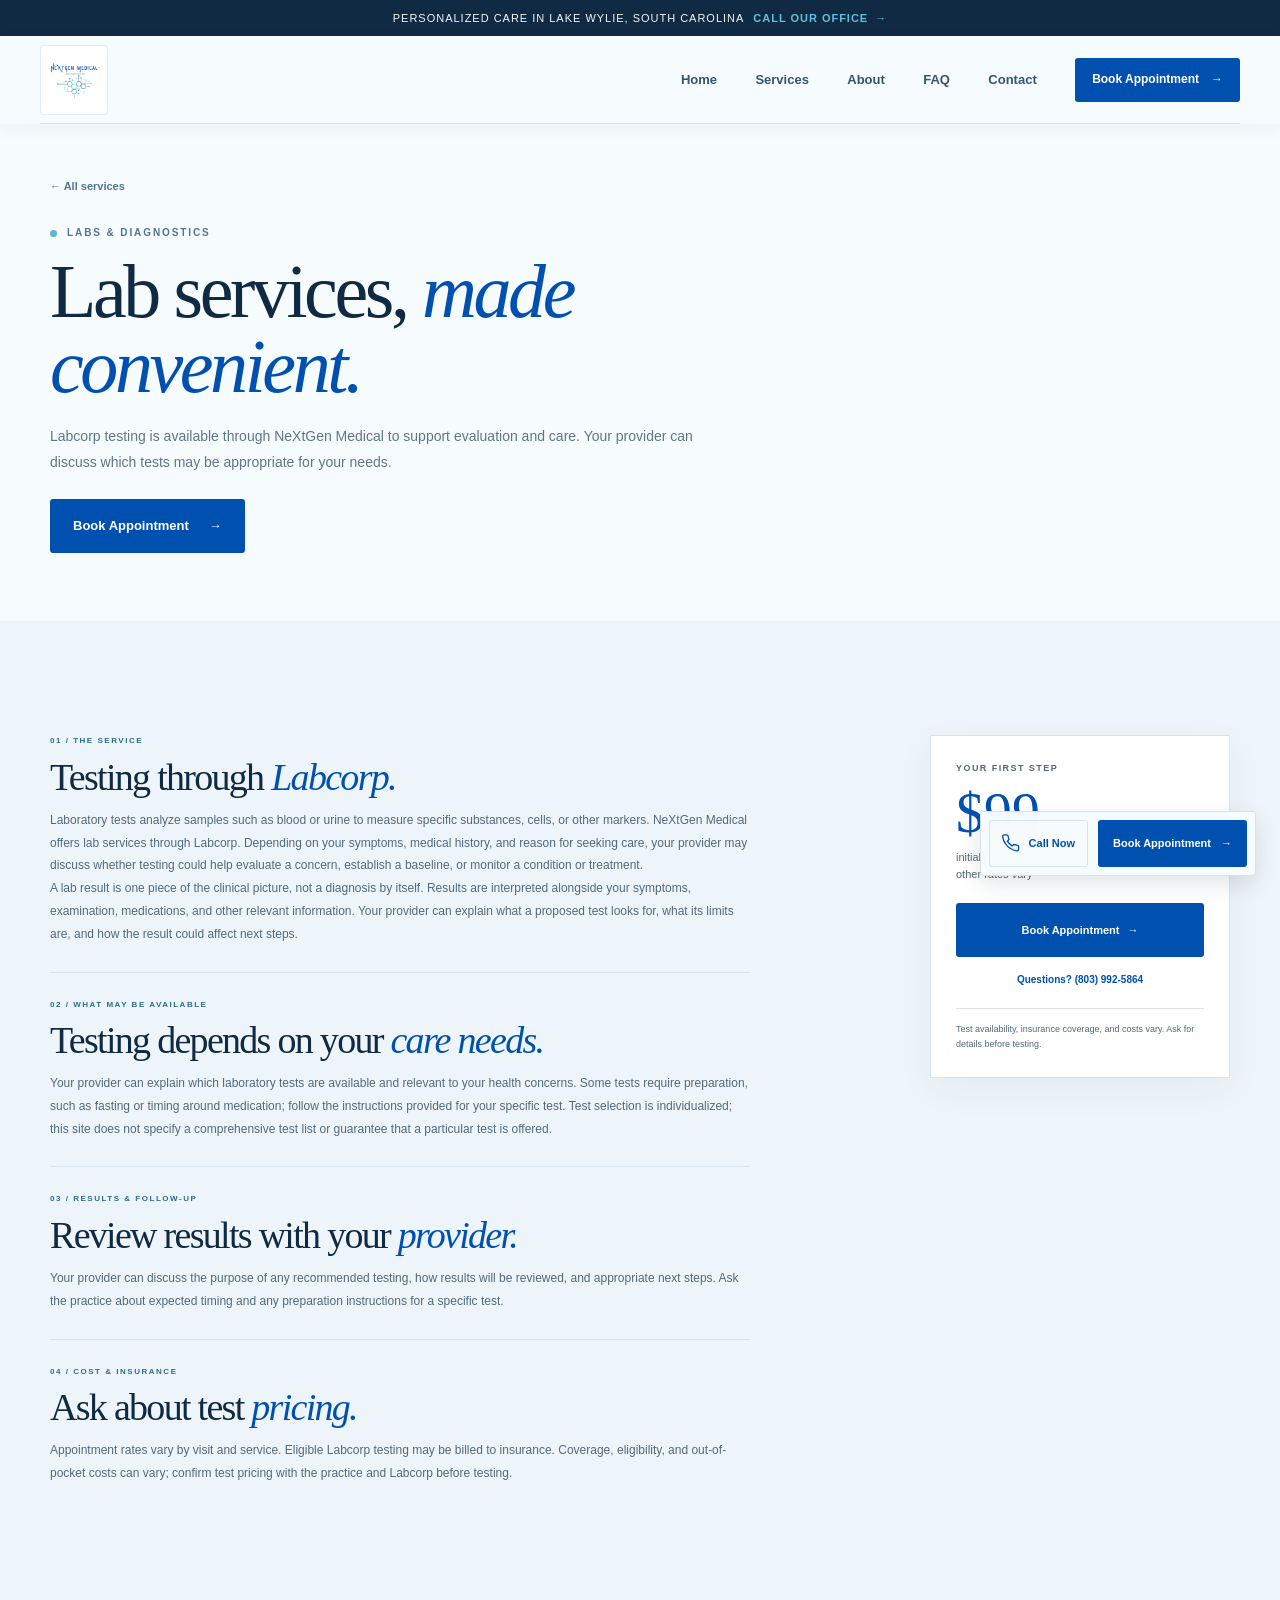
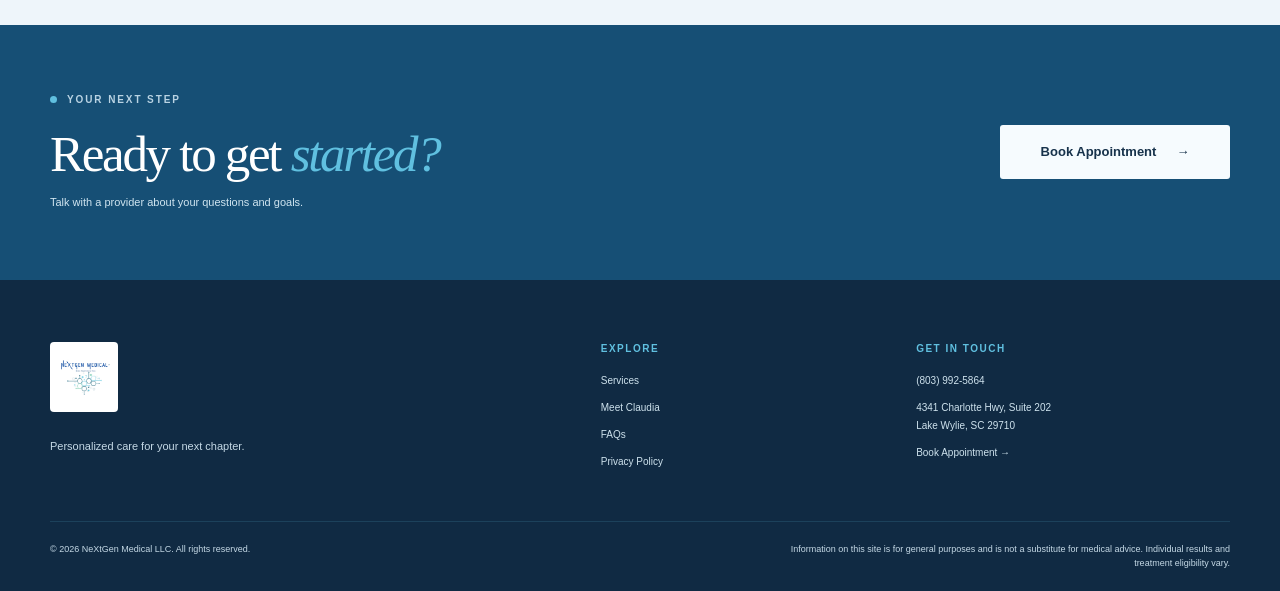
<file: services/lab-services.html>
<!doctype html>
<html lang="en">
  <head>
    <meta charset="utf-8">
    <meta name="viewport" content="width=device-width, initial-scale=1">
    <meta name="theme-color" content="#f6fbfe">
    <meta name="description" content="Learn about Labcorp testing and lab services available through NeXtGen Medical in Lake Wylie, South Carolina.">
    <title>Diagnostic Lab Testing in Lake Wylie, SC | NeXtGen Medical</title>
    <link rel="canonical" href="https://www.nextgenmedicalllc.com/services/lab-services.html">
    <meta property="og:type" content="website">
    <meta property="og:site_name" content="NeXtGen Medical">
    <meta property="og:title" content="Diagnostic Lab Testing in Lake Wylie, SC | NeXtGen Medical">
    <meta property="og:description" content="Learn about Labcorp testing and lab services available in Lake Wylie, SC.">
    <meta property="og:url" content="https://www.nextgenmedicalllc.com/services/lab-services.html">
    <link rel="stylesheet" href="../styles.min.css">
    <script src="../script.min.js" defer></script>
  </head>
  <body>
    <a class="skip-link" href="#main">Skip to content</a>
    <div class="announcement"><span>Personalized care in Lake Wylie, South Carolina</span><a href="tel:+18039925864">Call our office <span aria-hidden="true">&rarr;</span></a></div>
    <header class="site-header"><div class="header-inner">
      <a class="brand" href="../index.html" aria-label="NeXtGen Medical home"><img class="brand-mark" src="../assets/nextgen-medical-logo.avif" alt="" aria-hidden="true"></a>
      <button class="menu-toggle" type="button" aria-expanded="false" aria-controls="primary-navigation" aria-label="Open navigation menu"><span></span><span></span></button>
      <nav class="site-nav" id="primary-navigation" aria-label="Main navigation"><a href="../index.html">Home</a><a href="../services.html" aria-current="page">Services</a><a href="../about.html">About</a><a href="../faq.html">FAQ</a><a href="../contact.html">Contact</a><a class="button button-small button-dark nav-cta" href="https://d2oe0ra32qx05a.cloudfront.net/?practiceKey=k_1_97990" target="_blank" rel="noopener noreferrer">Book Appointment <span aria-hidden="true">&rarr;</span></a></nav>
    </div></header>
    <main id="main">
      <section class="service-page-hero section-wrap"><a class="breadcrumb" href="../services.html">&larr; All services</a><p class="eyebrow"><span class="eyebrow-dot"></span> Labs &amp; diagnostics</p><h1>Lab services, <em>made convenient.</em></h1><p>Labcorp testing is available through NeXtGen Medical to support evaluation and care. Your provider can discuss which tests may be appropriate for your needs.</p><a class="button button-dark" href="https://d2oe0ra32qx05a.cloudfront.net/?practiceKey=k_1_97990" target="_blank" rel="noopener noreferrer">Book Appointment <span aria-hidden="true">&rarr;</span></a></section>
      <section class="care-detail section-pad"><div class="section-wrap care-detail-grid">
        <div class="care-main">
          <article class="care-section"><p class="eyebrow">01 / THE SERVICE</p><h2>Testing through <em>Labcorp.</em></h2><p>Laboratory tests analyze samples such as blood or urine to measure specific substances, cells, or other markers. NeXtGen Medical offers lab services through Labcorp. Depending on your symptoms, medical history, and reason for seeking care, your provider may discuss whether testing could help evaluate a concern, establish a baseline, or monitor a condition or treatment.</p><p>A lab result is one piece of the clinical picture, not a diagnosis by itself. Results are interpreted alongside your symptoms, examination, medications, and other relevant information. Your provider can explain what a proposed test looks for, what its limits are, and how the result could affect next steps.</p></article>
          <article class="care-section"><p class="eyebrow">02 / WHAT MAY BE AVAILABLE</p><h2>Testing depends on your <em>care needs.</em></h2><p>Your provider can explain which laboratory tests are available and relevant to your health concerns. Some tests require preparation, such as fasting or timing around medication; follow the instructions provided for your specific test. Test selection is individualized; this site does not specify a comprehensive test list or guarantee that a particular test is offered.</p></article>
          <article class="care-section"><p class="eyebrow">03 / RESULTS &amp; FOLLOW-UP</p><h2>Review results with your <em>provider.</em></h2><p>Your provider can discuss the purpose of any recommended testing, how results will be reviewed, and appropriate next steps. Ask the practice about expected timing and any preparation instructions for a specific test.</p></article>
          <article class="care-section"><p class="eyebrow">04 / COST &amp; INSURANCE</p><h2>Ask about test <em>pricing.</em></h2><p>Appointment rates vary by visit and service. Eligible Labcorp testing may be billed to insurance. Coverage, eligibility, and out-of-pocket costs can vary; confirm test pricing with the practice and Labcorp before testing.</p></article>
        </div>
        <aside class="care-aside"><span class="aside-label">YOUR FIRST STEP</span><strong class="aside-price">$99</strong><span class="aside-description">initial consultation<br>other rates vary</span><a class="button button-dark" href="https://d2oe0ra32qx05a.cloudfront.net/?practiceKey=k_1_97990" target="_blank" rel="noopener noreferrer">Book Appointment <span aria-hidden="true">&rarr;</span></a><a class="aside-phone" href="tel:+18039925864">Questions? (803) 992-5864</a><p>Test availability, insurance coverage, and costs vary. Ask for details before testing.</p></aside>
      </div></section>
      <section class="service-next"><div class="section-wrap service-next-inner"><div><p class="eyebrow eyebrow-light"><span class="eyebrow-dot"></span> Your next step</p><h2>Ready to get <em>started?</em></h2><p>Talk with a provider about your questions and goals.</p></div><a class="button button-light" href="https://d2oe0ra32qx05a.cloudfront.net/?practiceKey=k_1_97990" target="_blank" rel="noopener noreferrer">Book Appointment <span aria-hidden="true">&rarr;</span></a></div></section>
    </main>
    <footer class="site-footer"><div class="section-wrap footer-main"><div class="footer-brand"><a class="brand brand-light" href="../index.html" aria-label="NeXtGen Medical home"><img class="brand-mark" src="../assets/nextgen-medical-logo.avif" alt="" aria-hidden="true"></a><p>Personalized care for your next chapter.</p></div><div class="footer-column"><h2>Explore</h2><a href="../services.html">Services</a><a href="../about.html">Meet Claudia</a><a href="../faq.html">FAQs</a><a href="../privacy.html">Privacy Policy</a></div><div class="footer-column"><h2>Get in touch</h2><a href="tel:+18039925864">(803) 992-5864</a><a href="../contact.html">4341 Charlotte Hwy, Suite 202<br>Lake Wylie, SC 29710</a><a href="https://d2oe0ra32qx05a.cloudfront.net/?practiceKey=k_1_97990" target="_blank" rel="noopener noreferrer">Book Appointment <span aria-hidden="true">&rarr;</span></a></div></div><div class="section-wrap footer-bottom"><p>&copy; <span id="current-year">2026</span> NeXtGen Medical LLC. All rights reserved.</p><p>Information on this site is for general purposes and is not a substitute for medical advice. Individual results and treatment eligibility vary.</p></div></footer>
    <div class="mobile-booking" aria-label="Quick contact"><a class="mobile-call" href="tel:+18039925864" aria-label="Call NeXtGen Medical"><svg viewBox="0 0 24 24" fill="none" aria-hidden="true"><path d="M21 16.4v3a2 2 0 0 1-2.2 2A19.8 19.8 0 0 1 10.2 18a19.5 19.5 0 0 1-6-6 19.8 19.8 0 0 1-3.4-8.6A2 2 0 0 1 2.8 1.2h3a2 2 0 0 1 2 1.7c.1 1 .4 2 .7 2.9a2 2 0 0 1-.5 2.1L6.8 9.1a16 16 0 0 0 6 6l1.2-1.2a2 2 0 0 1 2.1-.5c.9.3 1.9.6 2.9.7a2 2 0 0 1 2 2.3Z" /></svg></a><a class="button button-dark" href="https://d2oe0ra32qx05a.cloudfront.net/?practiceKey=k_1_97990" target="_blank" rel="noopener noreferrer">Book Appointment <span aria-hidden="true">&rarr;</span></a></div>
  </body>
</html>
</file>
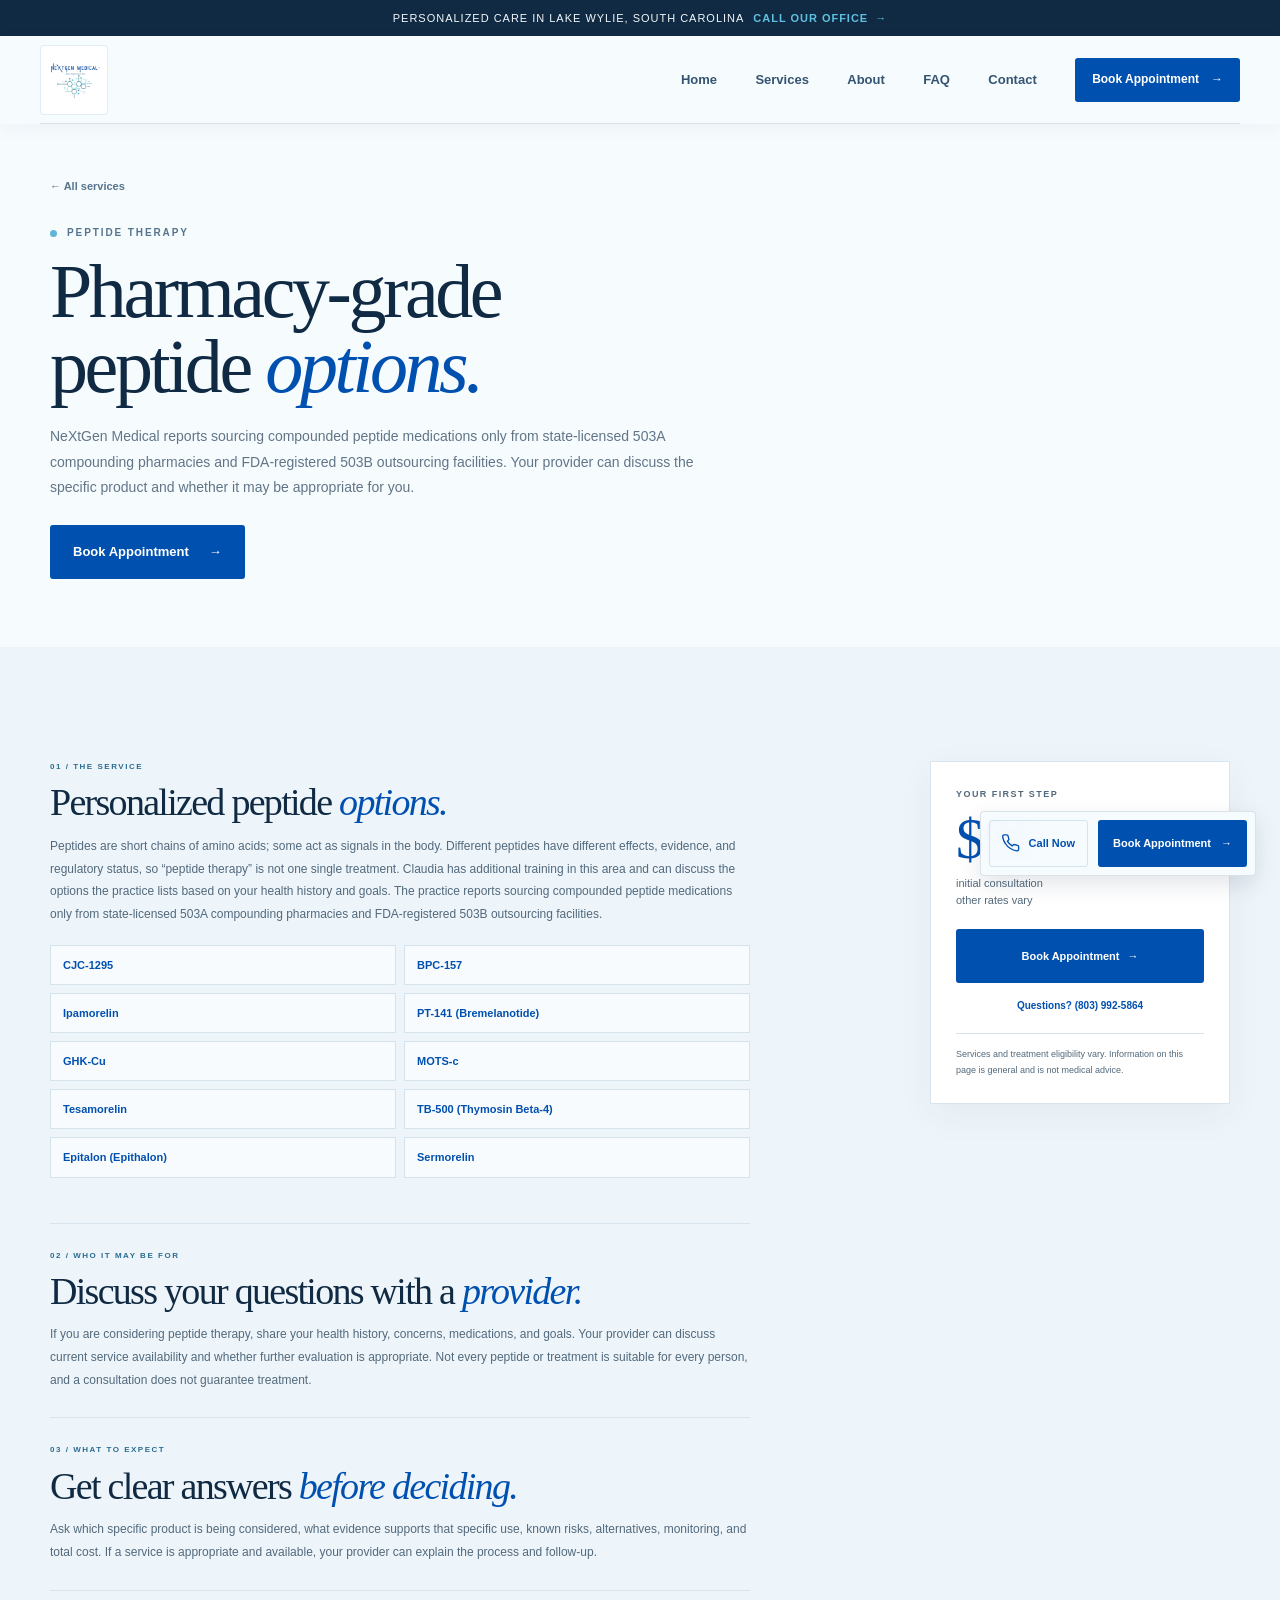
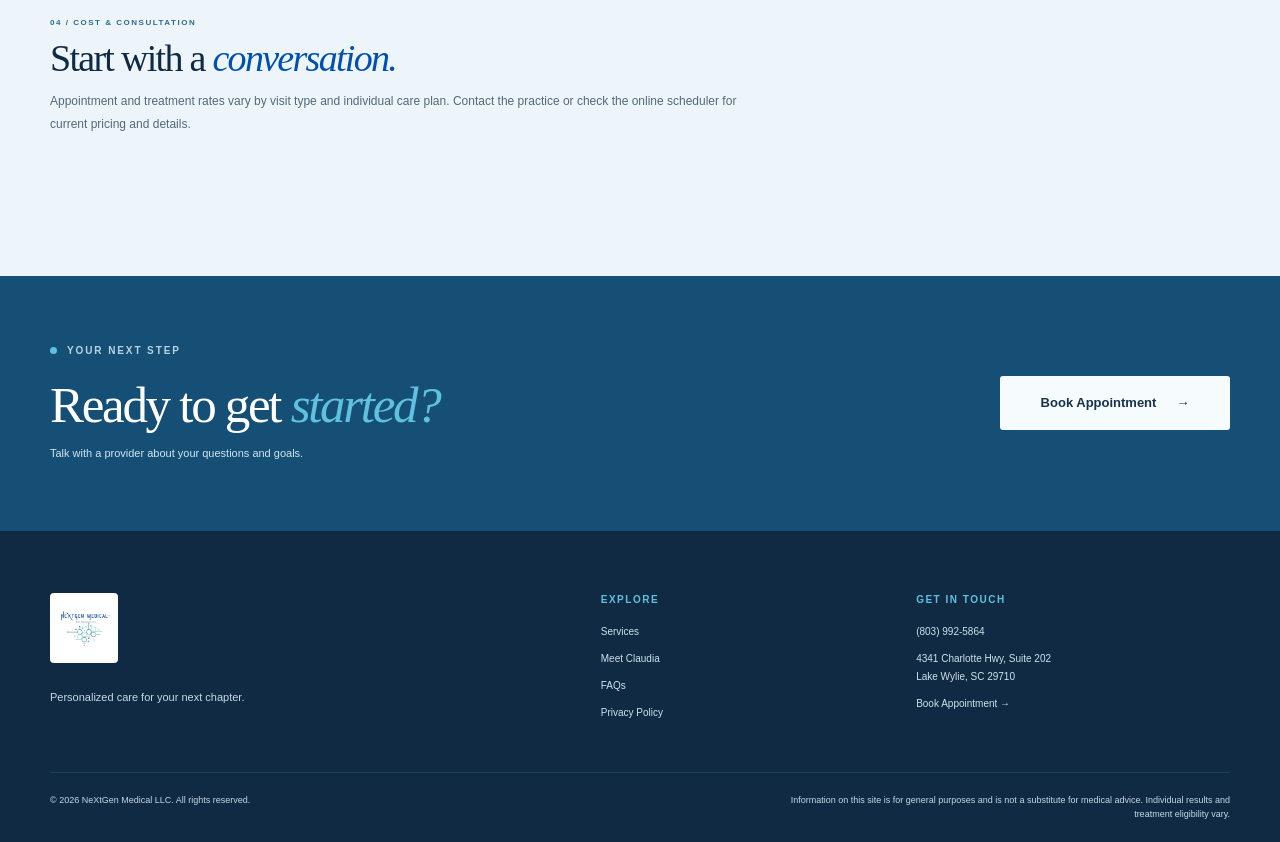
<file: services/peptides.html>
<!doctype html>
<html lang="en">
  <head>
    <meta charset="utf-8">
    <meta name="viewport" content="width=device-width, initial-scale=1">
    <meta name="theme-color" content="#f6fbfe">
    <meta name="description" content="Explore pharmacy-grade peptide therapy options, product-specific FDA status, and evidence with NeXtGen Medical in Lake Wylie, SC.">
    <title>Pharmacy-Grade Peptide Therapy in Lake Wylie, SC | NeXtGen Medical</title>
    <link rel="canonical" href="https://www.nextgenmedicalllc.com/services/peptides.html">
    <meta property="og:type" content="website">
    <meta property="og:site_name" content="NeXtGen Medical">
    <meta property="og:title" content="Pharmacy-Grade Peptide Therapy in Lake Wylie, SC | NeXtGen Medical">
    <meta property="og:description" content="Review pharmacy-grade peptide options, evidence, and product-specific FDA status in Lake Wylie, SC.">
    <meta property="og:url" content="https://www.nextgenmedicalllc.com/services/peptides.html">
    <link rel="stylesheet" href="../styles.min.css">
    <script src="../script.min.js" defer></script>
  </head>
  <body>
    <a class="skip-link" href="#main">Skip to content</a>
    <div class="announcement"><span>Personalized care in Lake Wylie, South Carolina</span><a href="tel:+18039925864">Call our office <span aria-hidden="true">&rarr;</span></a></div>
    <header class="site-header"><div class="header-inner">
      <a class="brand" href="../index.html" aria-label="NeXtGen Medical home"><img class="brand-mark" src="../assets/nextgen-medical-logo.avif" alt="" aria-hidden="true"></a>
      <button class="menu-toggle" type="button" aria-expanded="false" aria-controls="primary-navigation" aria-label="Open navigation menu"><span></span><span></span></button>
      <nav class="site-nav" id="primary-navigation" aria-label="Main navigation"><a href="../index.html">Home</a><a href="../services.html" aria-current="page">Services</a><a href="../about.html">About</a><a href="../faq.html">FAQ</a><a href="../contact.html">Contact</a><a class="button button-small button-dark nav-cta" href="https://d2oe0ra32qx05a.cloudfront.net/?practiceKey=k_1_97990" target="_blank" rel="noopener noreferrer">Book Appointment <span aria-hidden="true">&rarr;</span></a></nav>
    </div></header>
    <main id="main">
      <section class="service-page-hero section-wrap">
        <a class="breadcrumb" href="../services.html">&larr; All services</a>
        <p class="eyebrow"><span class="eyebrow-dot"></span> Peptide therapy</p>
        <h1>Pharmacy-grade<br>peptide <em>options.</em></h1>
        <p>NeXtGen Medical reports sourcing compounded peptide medications only from state-licensed 503A compounding pharmacies and FDA-registered 503B outsourcing facilities. Your provider can discuss the specific product and whether it may be appropriate for you.</p>
        <a class="button button-dark" href="https://d2oe0ra32qx05a.cloudfront.net/?practiceKey=k_1_97990" target="_blank" rel="noopener noreferrer">Book Appointment <span aria-hidden="true">&rarr;</span></a>
      </section>
      <section class="care-detail section-pad">
        <div class="section-wrap care-detail-grid">
          <div class="care-main">
            <article class="care-section">
              <p class="eyebrow">01 / THE SERVICE</p>
              <h2>Personalized peptide <em>options.</em></h2>
              <p>Peptides are short chains of amino acids; some act as signals in the body. Different peptides have different effects, evidence, and regulatory status, so “peptide therapy” is not one single treatment. Claudia has additional training in this area and can discuss the options the practice lists based on your health history and goals. The practice reports sourcing compounded peptide medications only from state-licensed 503A compounding pharmacies and FDA-registered 503B outsourcing facilities.</p>
              <ul class="peptide-list">
                <li>CJC-1295</li>
                <li>BPC-157</li>
                <li>Ipamorelin</li>
                <li>PT-141 (Bremelanotide)</li>
                <li>GHK-Cu</li>
                <li>MOTS-c</li>
                <li>Tesamorelin</li>
                <li>TB-500 (Thymosin Beta-4)</li>
                <li>Epitalon (Epithalon)</li>
                <li>Sermorelin</li>
              </ul>
            </article>
            <article class="care-section">
              <p class="eyebrow">02 / WHO IT MAY BE FOR</p>
              <h2>Discuss your questions with a <em>provider.</em></h2>
              <p>If you are considering peptide therapy, share your health history, concerns, medications, and goals. Your provider can discuss current service availability and whether further evaluation is appropriate. Not every peptide or treatment is suitable for every person, and a consultation does not guarantee treatment.</p>
            </article>
            <article class="care-section">
              <p class="eyebrow">03 / WHAT TO EXPECT</p>
              <h2>Get clear answers <em>before deciding.</em></h2>
              <p>Ask which specific product is being considered, what evidence supports that specific use, known risks, alternatives, monitoring, and total cost. If a service is appropriate and available, your provider can explain the process and follow-up.</p>
            </article>
            <article class="care-section">
              <p class="eyebrow">04 / COST &amp; CONSULTATION</p>
              <h2>Start with a <em>conversation.</em></h2>
              <p>Appointment and treatment rates vary by visit type and individual care plan. Contact the practice or check the online scheduler for current pricing and details.</p>
            </article>
          </div>
          <aside class="care-aside">
            <span class="aside-label">YOUR FIRST STEP</span>
            <strong class="aside-price">$99</strong>
            <span class="aside-description">initial consultation<br>other rates vary</span>
            <a class="button button-dark" href="https://d2oe0ra32qx05a.cloudfront.net/?practiceKey=k_1_97990" target="_blank" rel="noopener noreferrer">Book Appointment <span aria-hidden="true">&rarr;</span></a>
            <a class="aside-phone" href="tel:+18039925864">Questions? (803) 992-5864</a>
            <p>Services and treatment eligibility vary. Information on this page is general and is not medical advice.</p>
          </aside>
        </div>
      </section>
      <section class="service-next">
        <div class="section-wrap service-next-inner">
          <div><p class="eyebrow eyebrow-light"><span class="eyebrow-dot"></span> Your next step</p><h2>Ready to get <em>started?</em></h2><p>Talk with a provider about your questions and goals.</p></div>
          <a class="button button-light" href="https://d2oe0ra32qx05a.cloudfront.net/?practiceKey=k_1_97990" target="_blank" rel="noopener noreferrer">Book Appointment <span aria-hidden="true">&rarr;</span></a>
        </div>
      </section>
    </main>
    <footer class="site-footer">
      <div class="section-wrap footer-main">
        <div class="footer-brand"><a class="brand brand-light" href="../index.html" aria-label="NeXtGen Medical home"><img class="brand-mark" src="../assets/nextgen-medical-logo.avif" alt="" aria-hidden="true"></a><p>Personalized care for your next chapter.</p></div>
        <div class="footer-column"><h2>Explore</h2><a href="../services.html">Services</a><a href="../about.html">Meet Claudia</a><a href="../faq.html">FAQs</a><a href="../privacy.html">Privacy Policy</a></div>
        <div class="footer-column"><h2>Get in touch</h2><a href="tel:+18039925864">(803) 992-5864</a><a href="../contact.html">4341 Charlotte Hwy, Suite 202<br>Lake Wylie, SC 29710</a><a href="https://d2oe0ra32qx05a.cloudfront.net/?practiceKey=k_1_97990" target="_blank" rel="noopener noreferrer">Book Appointment <span aria-hidden="true">&rarr;</span></a></div>
      </div>
      <div class="section-wrap footer-bottom"><p>&copy; <span id="current-year">2026</span> NeXtGen Medical LLC. All rights reserved.</p><p>Information on this site is for general purposes and is not a substitute for medical advice. Individual results and treatment eligibility vary.</p></div>
    </footer>
    <div class="mobile-booking" aria-label="Quick contact"><a class="mobile-call" href="tel:+18039925864" aria-label="Call NeXtGen Medical"><svg viewBox="0 0 24 24" fill="none" aria-hidden="true"><path d="M21 16.4v3a2 2 0 0 1-2.2 2A19.8 19.8 0 0 1 10.2 18a19.5 19.5 0 0 1-6-6 19.8 19.8 0 0 1-3.4-8.6A2 2 0 0 1 2.8 1.2h3a2 2 0 0 1 2 1.7c.1 1 .4 2 .7 2.9a2 2 0 0 1-.5 2.1L6.8 9.1a16 16 0 0 0 6 6l1.2-1.2a2 2 0 0 1 2.1-.5c.9.3 1.9.6 2.9.7a2 2 0 0 1 2 2.3Z" /></svg></a><a class="button button-dark" href="https://d2oe0ra32qx05a.cloudfront.net/?practiceKey=k_1_97990" target="_blank" rel="noopener noreferrer">Book Appointment <span aria-hidden="true">&rarr;</span></a></div>
  </body>
</html>
</file>
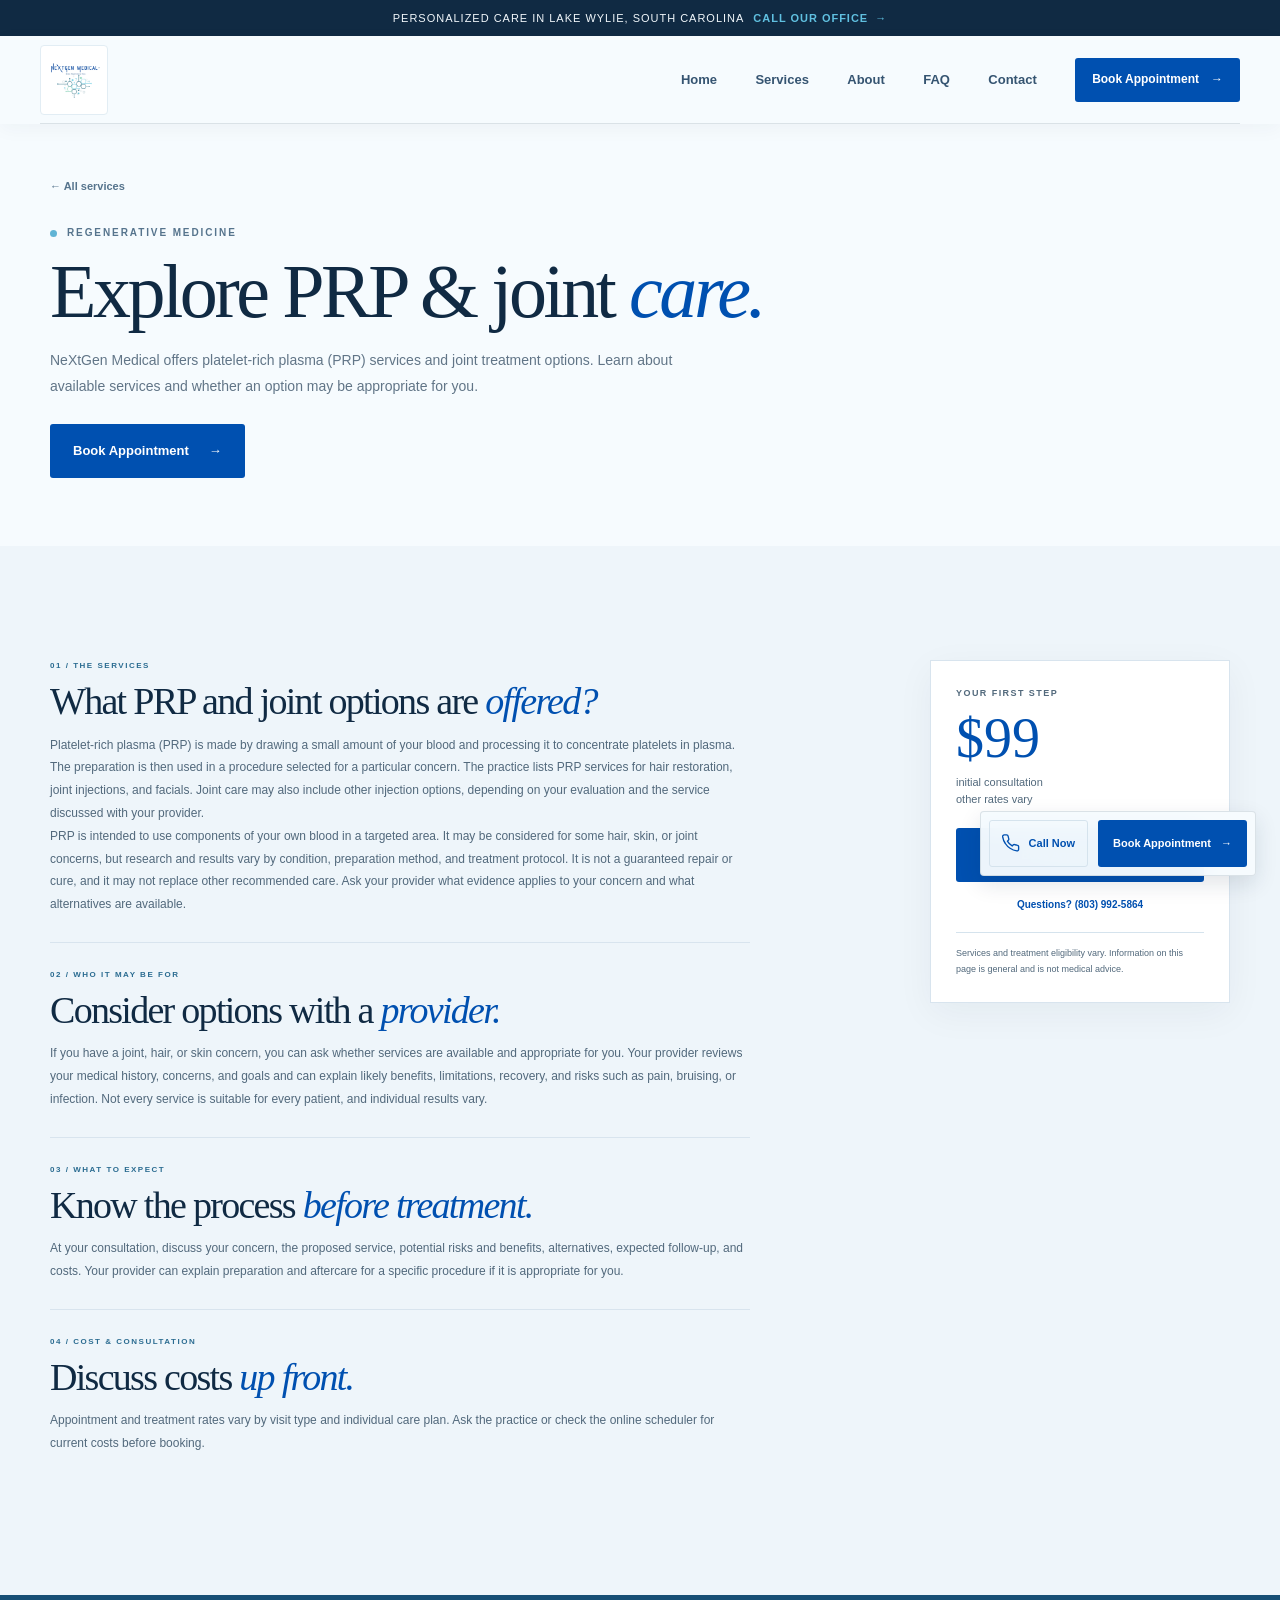
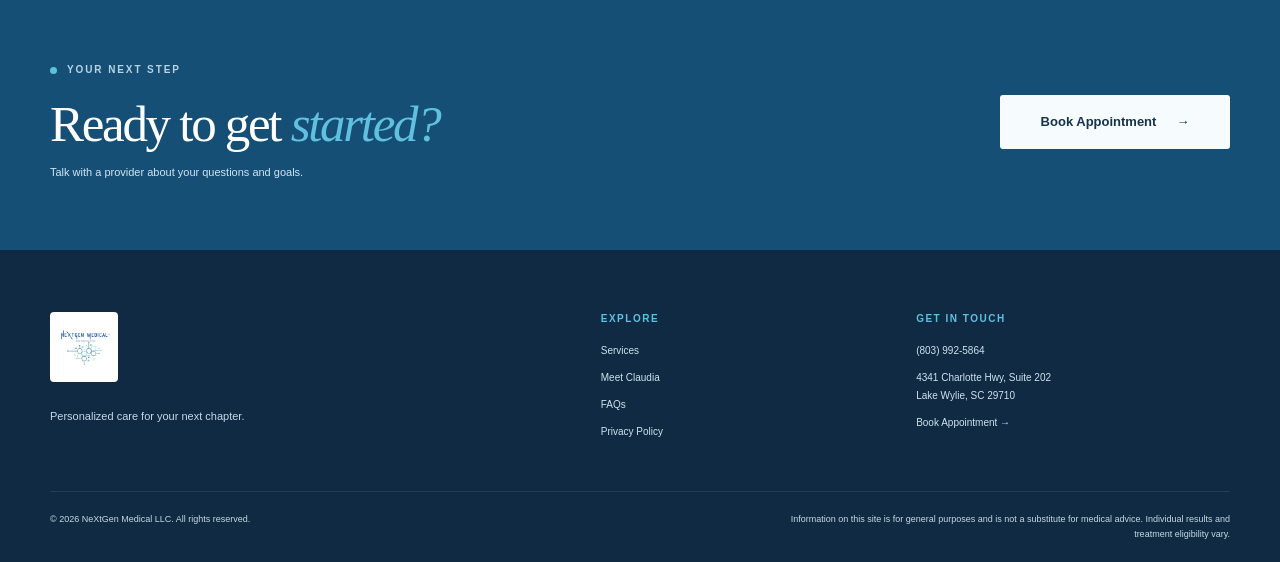
<file: services/regenerative-medicine.html>
<!doctype html>
<html lang="en">
  <head>
    <meta charset="utf-8">
    <meta name="viewport" content="width=device-width, initial-scale=1">
    <meta name="theme-color" content="#f6fbfe">
    <meta name="description" content="Explore PRP and joint treatment consultations at NeXtGen Medical in Lake Wylie, South Carolina.">
    <title>PRP Treatments in Lake Wylie, SC | NeXtGen Medical</title>
    <link rel="canonical" href="https://www.nextgenmedicalllc.com/services/regenerative-medicine.html">
    <meta property="og:type" content="website">
    <meta property="og:site_name" content="NeXtGen Medical">
    <meta property="og:title" content="PRP Treatments in Lake Wylie, SC | NeXtGen Medical">
    <meta property="og:description" content="Explore PRP and joint care options and book an appointment in Lake Wylie, SC.">
    <meta property="og:url" content="https://www.nextgenmedicalllc.com/services/regenerative-medicine.html">
    <link rel="stylesheet" href="../styles.min.css">
    <script src="../script.min.js" defer></script>
  </head>
  <body>
    <a class="skip-link" href="#main">Skip to content</a>
    <div class="announcement"><span>Personalized care in Lake Wylie, South Carolina</span><a href="tel:+18039925864">Call our office <span aria-hidden="true">&rarr;</span></a></div>
    <header class="site-header"><div class="header-inner">
      <a class="brand" href="../index.html" aria-label="NeXtGen Medical home"><img class="brand-mark" src="../assets/nextgen-medical-logo.avif" alt="" aria-hidden="true"></a>
      <button class="menu-toggle" type="button" aria-expanded="false" aria-controls="primary-navigation" aria-label="Open navigation menu"><span></span><span></span></button>
      <nav class="site-nav" id="primary-navigation" aria-label="Main navigation"><a href="../index.html">Home</a><a href="../services.html" aria-current="page">Services</a><a href="../about.html">About</a><a href="../faq.html">FAQ</a><a href="../contact.html">Contact</a><a class="button button-small button-dark nav-cta" href="https://d2oe0ra32qx05a.cloudfront.net/?practiceKey=k_1_97990" target="_blank" rel="noopener noreferrer">Book Appointment <span aria-hidden="true">&rarr;</span></a></nav>
    </div></header>
    <main id="main">
      <section class="service-page-hero section-wrap"><a class="breadcrumb" href="../services.html">&larr; All services</a><p class="eyebrow"><span class="eyebrow-dot"></span> Regenerative medicine</p><h1>Explore PRP &amp; joint <em>care.</em></h1><p>NeXtGen Medical offers platelet-rich plasma (PRP) services and joint treatment options. Learn about available services and whether an option may be appropriate for you.</p><a class="button button-dark" href="https://d2oe0ra32qx05a.cloudfront.net/?practiceKey=k_1_97990" target="_blank" rel="noopener noreferrer">Book Appointment <span aria-hidden="true">&rarr;</span></a></section>
      <section class="care-detail section-pad"><div class="section-wrap care-detail-grid">
        <div class="care-main">
          <article class="care-section"><p class="eyebrow">01 / THE SERVICES</p><h2>What PRP and joint options are <em>offered?</em></h2><p>Platelet-rich plasma (PRP) is made by drawing a small amount of your blood and processing it to concentrate platelets in plasma. The preparation is then used in a procedure selected for a particular concern. The practice lists PRP services for hair restoration, joint injections, and facials. Joint care may also include other injection options, depending on your evaluation and the service discussed with your provider.</p><p>PRP is intended to use components of your own blood in a targeted area. It may be considered for some hair, skin, or joint concerns, but research and results vary by condition, preparation method, and treatment protocol. It is not a guaranteed repair or cure, and it may not replace other recommended care. Ask your provider what evidence applies to your concern and what alternatives are available.</p></article>
          <article class="care-section"><p class="eyebrow">02 / WHO IT MAY BE FOR</p><h2>Consider options with a <em>provider.</em></h2><p>If you have a joint, hair, or skin concern, you can ask whether services are available and appropriate for you. Your provider reviews your medical history, concerns, and goals and can explain likely benefits, limitations, recovery, and risks such as pain, bruising, or infection. Not every service is suitable for every patient, and individual results vary.</p></article>
          <article class="care-section"><p class="eyebrow">03 / WHAT TO EXPECT</p><h2>Know the process <em>before treatment.</em></h2><p>At your consultation, discuss your concern, the proposed service, potential risks and benefits, alternatives, expected follow-up, and costs. Your provider can explain preparation and aftercare for a specific procedure if it is appropriate for you.</p></article>
          <article class="care-section"><p class="eyebrow">04 / COST &amp; CONSULTATION</p><h2>Discuss costs <em>up front.</em></h2><p>Appointment and treatment rates vary by visit type and individual care plan. Ask the practice or check the online scheduler for current costs before booking.</p></article>
        </div>
        <aside class="care-aside"><span class="aside-label">YOUR FIRST STEP</span><strong class="aside-price">$99</strong><span class="aside-description">initial consultation<br>other rates vary</span><a class="button button-dark" href="https://d2oe0ra32qx05a.cloudfront.net/?practiceKey=k_1_97990" target="_blank" rel="noopener noreferrer">Book Appointment <span aria-hidden="true">&rarr;</span></a><a class="aside-phone" href="tel:+18039925864">Questions? (803) 992-5864</a><p>Services and treatment eligibility vary. Information on this page is general and is not medical advice.</p></aside>
      </div></section>
      <section class="service-next"><div class="section-wrap service-next-inner"><div><p class="eyebrow eyebrow-light"><span class="eyebrow-dot"></span> Your next step</p><h2>Ready to get <em>started?</em></h2><p>Talk with a provider about your questions and goals.</p></div><a class="button button-light" href="https://d2oe0ra32qx05a.cloudfront.net/?practiceKey=k_1_97990" target="_blank" rel="noopener noreferrer">Book Appointment <span aria-hidden="true">&rarr;</span></a></div></section>
    </main>
    <footer class="site-footer"><div class="section-wrap footer-main"><div class="footer-brand"><a class="brand brand-light" href="../index.html" aria-label="NeXtGen Medical home"><img class="brand-mark" src="../assets/nextgen-medical-logo.avif" alt="" aria-hidden="true"></a><p>Personalized care for your next chapter.</p></div><div class="footer-column"><h2>Explore</h2><a href="../services.html">Services</a><a href="../about.html">Meet Claudia</a><a href="../faq.html">FAQs</a><a href="../privacy.html">Privacy Policy</a></div><div class="footer-column"><h2>Get in touch</h2><a href="tel:+18039925864">(803) 992-5864</a><a href="../contact.html">4341 Charlotte Hwy, Suite 202<br>Lake Wylie, SC 29710</a><a href="https://d2oe0ra32qx05a.cloudfront.net/?practiceKey=k_1_97990" target="_blank" rel="noopener noreferrer">Book Appointment <span aria-hidden="true">&rarr;</span></a></div></div><div class="section-wrap footer-bottom"><p>&copy; <span id="current-year">2026</span> NeXtGen Medical LLC. All rights reserved.</p><p>Information on this site is for general purposes and is not a substitute for medical advice. Individual results and treatment eligibility vary.</p></div></footer>
    <div class="mobile-booking" aria-label="Quick contact"><a class="mobile-call" href="tel:+18039925864" aria-label="Call NeXtGen Medical"><svg viewBox="0 0 24 24" fill="none" aria-hidden="true"><path d="M21 16.4v3a2 2 0 0 1-2.2 2A19.8 19.8 0 0 1 10.2 18a19.5 19.5 0 0 1-6-6 19.8 19.8 0 0 1-3.4-8.6A2 2 0 0 1 2.8 1.2h3a2 2 0 0 1 2 1.7c.1 1 .4 2 .7 2.9a2 2 0 0 1-.5 2.1L6.8 9.1a16 16 0 0 0 6 6l1.2-1.2a2 2 0 0 1 2.1-.5c.9.3 1.9.6 2.9.7a2 2 0 0 1 2 2.3Z" /></svg></a><a class="button button-dark" href="https://d2oe0ra32qx05a.cloudfront.net/?practiceKey=k_1_97990" target="_blank" rel="noopener noreferrer">Book Appointment <span aria-hidden="true">&rarr;</span></a></div>
  </body>
</html>
</file>
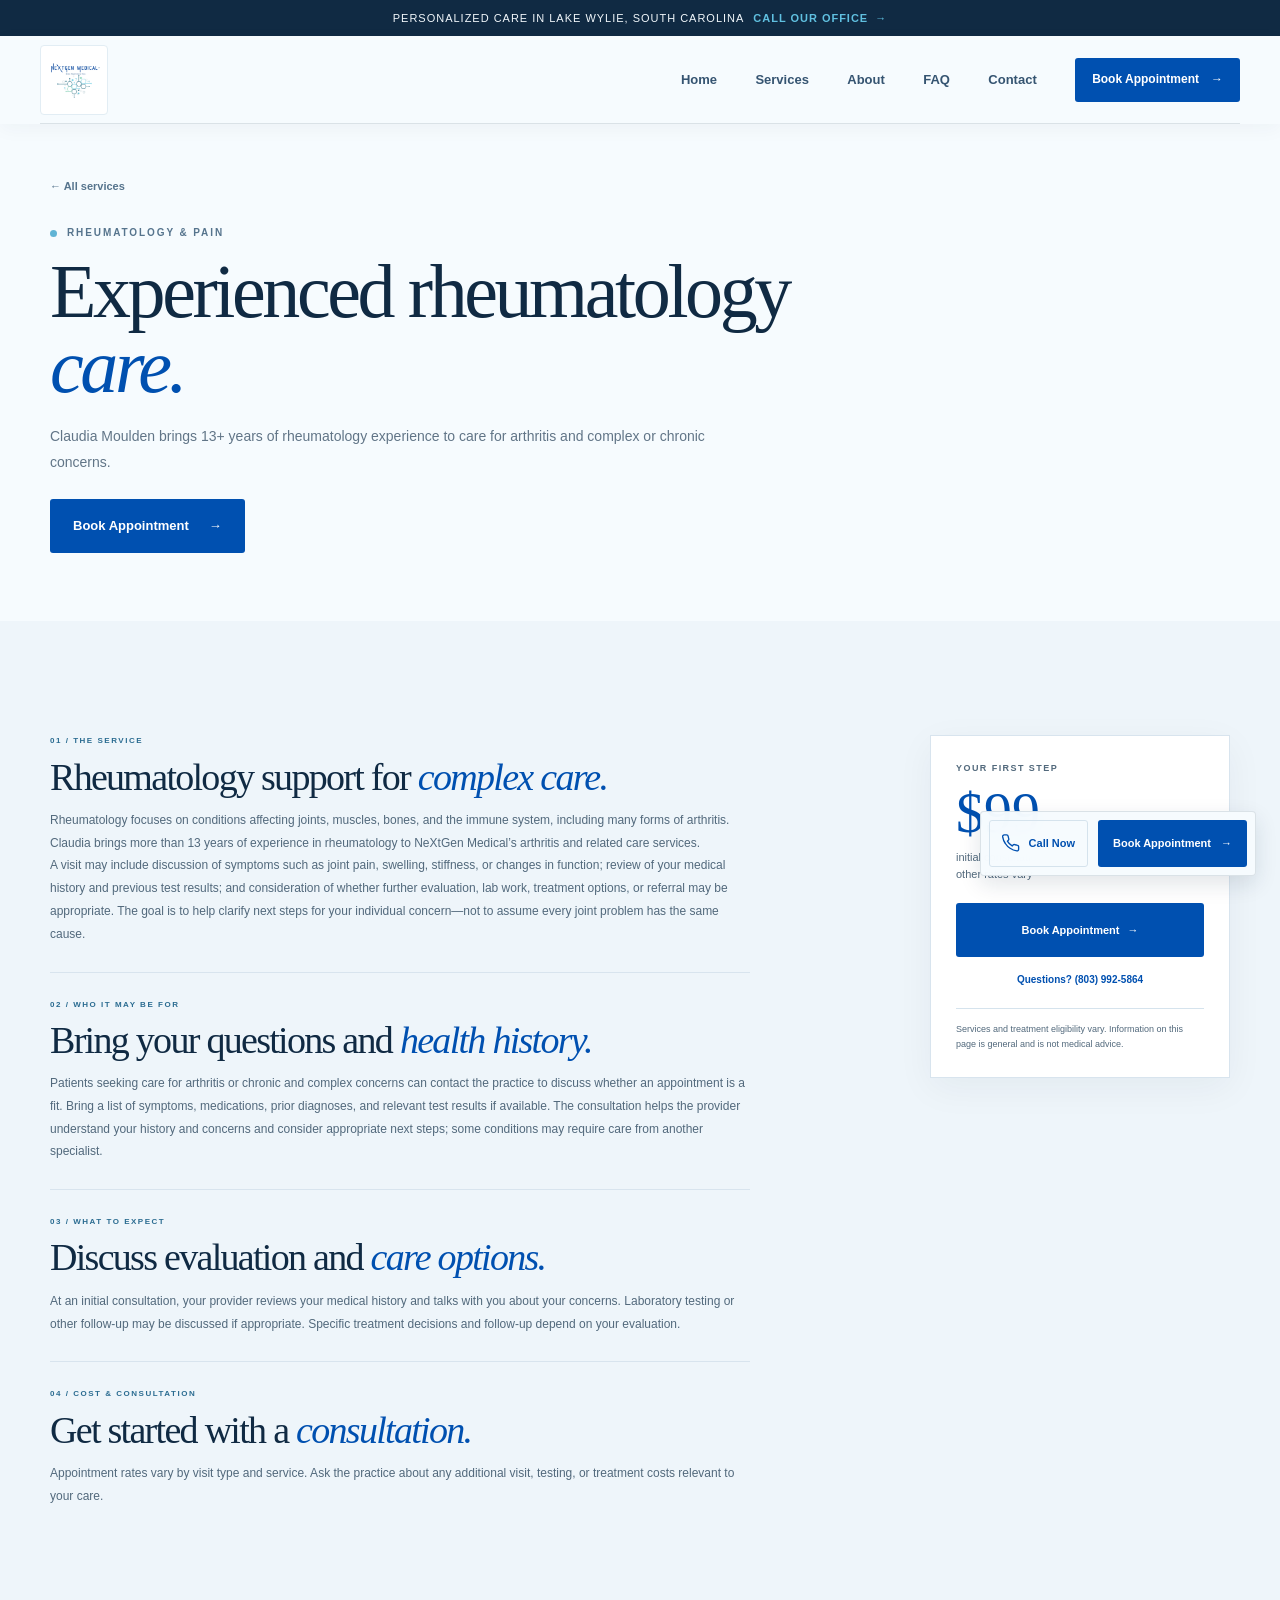
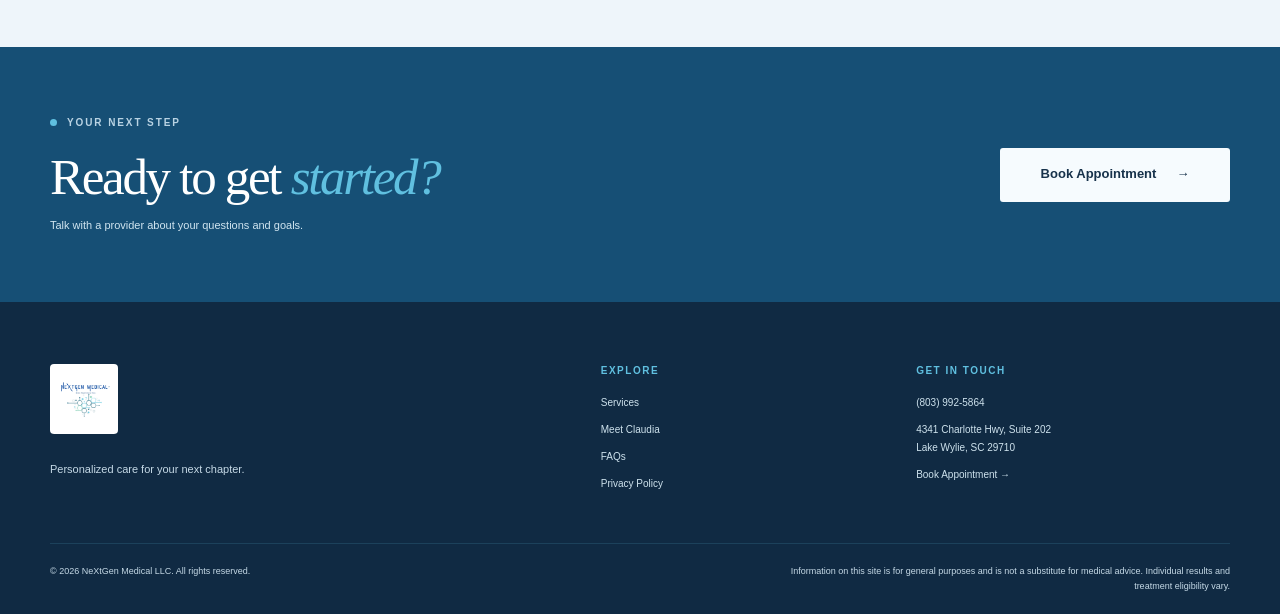
<file: services/rheumatology.html>
<!doctype html>
<html lang="en">
  <head>
    <meta charset="utf-8">
    <meta name="viewport" content="width=device-width, initial-scale=1">
    <meta name="theme-color" content="#f6fbfe">
    <meta name="description" content="Learn about rheumatology, arthritis, and joint care from Claudia Moulden in Lake Wylie, SC, at NeXtGen Medical.">
    <title>Rheumatology &amp; Arthritis Care in Lake Wylie, SC | NeXtGen Medical</title>
    <link rel="canonical" href="https://www.nextgenmedicalllc.com/services/rheumatology.html">
    <meta property="og:type" content="website">
    <meta property="og:site_name" content="NeXtGen Medical">
    <meta property="og:title" content="Rheumatology &amp; Arthritis Care in Lake Wylie, SC | NeXtGen Medical">
    <meta property="og:description" content="Explore personalized rheumatology and arthritis care in Lake Wylie, SC.">
    <meta property="og:url" content="https://www.nextgenmedicalllc.com/services/rheumatology.html">
    <link rel="stylesheet" href="../styles.min.css">
    <script src="../script.min.js" defer></script>
  </head>
  <body>
    <a class="skip-link" href="#main">Skip to content</a>
    <div class="announcement"><span>Personalized care in Lake Wylie, South Carolina</span><a href="tel:+18039925864">Call our office <span aria-hidden="true">&rarr;</span></a></div>
    <header class="site-header"><div class="header-inner">
      <a class="brand" href="../index.html" aria-label="NeXtGen Medical home"><img class="brand-mark" src="../assets/nextgen-medical-logo.avif" alt="" aria-hidden="true"></a>
      <button class="menu-toggle" type="button" aria-expanded="false" aria-controls="primary-navigation" aria-label="Open navigation menu"><span></span><span></span></button>
      <nav class="site-nav" id="primary-navigation" aria-label="Main navigation"><a href="../index.html">Home</a><a href="../services.html" aria-current="page">Services</a><a href="../about.html">About</a><a href="../faq.html">FAQ</a><a href="../contact.html">Contact</a><a class="button button-small button-dark nav-cta" href="https://d2oe0ra32qx05a.cloudfront.net/?practiceKey=k_1_97990" target="_blank" rel="noopener noreferrer">Book Appointment <span aria-hidden="true">&rarr;</span></a></nav>
    </div></header>
    <main id="main">
      <section class="service-page-hero section-wrap"><a class="breadcrumb" href="../services.html">&larr; All services</a><p class="eyebrow"><span class="eyebrow-dot"></span> Rheumatology &amp; pain</p><h1>Experienced rheumatology <em>care.</em></h1><p>Claudia Moulden brings 13+ years of rheumatology experience to care for arthritis and complex or chronic concerns.</p><a class="button button-dark" href="https://d2oe0ra32qx05a.cloudfront.net/?practiceKey=k_1_97990" target="_blank" rel="noopener noreferrer">Book Appointment <span aria-hidden="true">&rarr;</span></a></section>
      <section class="care-detail section-pad"><div class="section-wrap care-detail-grid">
        <div class="care-main">
          <article class="care-section"><p class="eyebrow">01 / THE SERVICE</p><h2>Rheumatology support for <em>complex care.</em></h2><p>Rheumatology focuses on conditions affecting joints, muscles, bones, and the immune system, including many forms of arthritis. Claudia brings more than 13 years of experience in rheumatology to NeXtGen Medical’s arthritis and related care services.</p><p>A visit may include discussion of symptoms such as joint pain, swelling, stiffness, or changes in function; review of your medical history and previous test results; and consideration of whether further evaluation, lab work, treatment options, or referral may be appropriate. The goal is to help clarify next steps for your individual concern—not to assume every joint problem has the same cause.</p></article>
          <article class="care-section"><p class="eyebrow">02 / WHO IT MAY BE FOR</p><h2>Bring your questions and <em>health history.</em></h2><p>Patients seeking care for arthritis or chronic and complex concerns can contact the practice to discuss whether an appointment is a fit. Bring a list of symptoms, medications, prior diagnoses, and relevant test results if available. The consultation helps the provider understand your history and concerns and consider appropriate next steps; some conditions may require care from another specialist.</p></article>
          <article class="care-section"><p class="eyebrow">03 / WHAT TO EXPECT</p><h2>Discuss evaluation and <em>care options.</em></h2><p>At an initial consultation, your provider reviews your medical history and talks with you about your concerns. Laboratory testing or other follow-up may be discussed if appropriate. Specific treatment decisions and follow-up depend on your evaluation.</p></article>
          <article class="care-section"><p class="eyebrow">04 / COST &amp; CONSULTATION</p><h2>Get started with a <em>consultation.</em></h2><p>Appointment rates vary by visit type and service. Ask the practice about any additional visit, testing, or treatment costs relevant to your care.</p></article>
        </div>
        <aside class="care-aside"><span class="aside-label">YOUR FIRST STEP</span><strong class="aside-price">$99</strong><span class="aside-description">initial consultation<br>other rates vary</span><a class="button button-dark" href="https://d2oe0ra32qx05a.cloudfront.net/?practiceKey=k_1_97990" target="_blank" rel="noopener noreferrer">Book Appointment <span aria-hidden="true">&rarr;</span></a><a class="aside-phone" href="tel:+18039925864">Questions? (803) 992-5864</a><p>Services and treatment eligibility vary. Information on this page is general and is not medical advice.</p></aside>
      </div></section>
      <section class="service-next"><div class="section-wrap service-next-inner"><div><p class="eyebrow eyebrow-light"><span class="eyebrow-dot"></span> Your next step</p><h2>Ready to get <em>started?</em></h2><p>Talk with a provider about your questions and goals.</p></div><a class="button button-light" href="https://d2oe0ra32qx05a.cloudfront.net/?practiceKey=k_1_97990" target="_blank" rel="noopener noreferrer">Book Appointment <span aria-hidden="true">&rarr;</span></a></div></section>
    </main>
    <footer class="site-footer"><div class="section-wrap footer-main"><div class="footer-brand"><a class="brand brand-light" href="../index.html" aria-label="NeXtGen Medical home"><img class="brand-mark" src="../assets/nextgen-medical-logo.avif" alt="" aria-hidden="true"></a><p>Personalized care for your next chapter.</p></div><div class="footer-column"><h2>Explore</h2><a href="../services.html">Services</a><a href="../about.html">Meet Claudia</a><a href="../faq.html">FAQs</a><a href="../privacy.html">Privacy Policy</a></div><div class="footer-column"><h2>Get in touch</h2><a href="tel:+18039925864">(803) 992-5864</a><a href="../contact.html">4341 Charlotte Hwy, Suite 202<br>Lake Wylie, SC 29710</a><a href="https://d2oe0ra32qx05a.cloudfront.net/?practiceKey=k_1_97990" target="_blank" rel="noopener noreferrer">Book Appointment <span aria-hidden="true">&rarr;</span></a></div></div><div class="section-wrap footer-bottom"><p>&copy; <span id="current-year">2026</span> NeXtGen Medical LLC. All rights reserved.</p><p>Information on this site is for general purposes and is not a substitute for medical advice. Individual results and treatment eligibility vary.</p></div></footer>
    <div class="mobile-booking" aria-label="Quick contact"><a class="mobile-call" href="tel:+18039925864" aria-label="Call NeXtGen Medical"><svg viewBox="0 0 24 24" fill="none" aria-hidden="true"><path d="M21 16.4v3a2 2 0 0 1-2.2 2A19.8 19.8 0 0 1 10.2 18a19.5 19.5 0 0 1-6-6 19.8 19.8 0 0 1-3.4-8.6A2 2 0 0 1 2.8 1.2h3a2 2 0 0 1 2 1.7c.1 1 .4 2 .7 2.9a2 2 0 0 1-.5 2.1L6.8 9.1a16 16 0 0 0 6 6l1.2-1.2a2 2 0 0 1 2.1-.5c.9.3 1.9.6 2.9.7a2 2 0 0 1 2 2.3Z" /></svg></a><a class="button button-dark" href="https://d2oe0ra32qx05a.cloudfront.net/?practiceKey=k_1_97990" target="_blank" rel="noopener noreferrer">Book Appointment <span aria-hidden="true">&rarr;</span></a></div>
  </body>
</html>
</file>
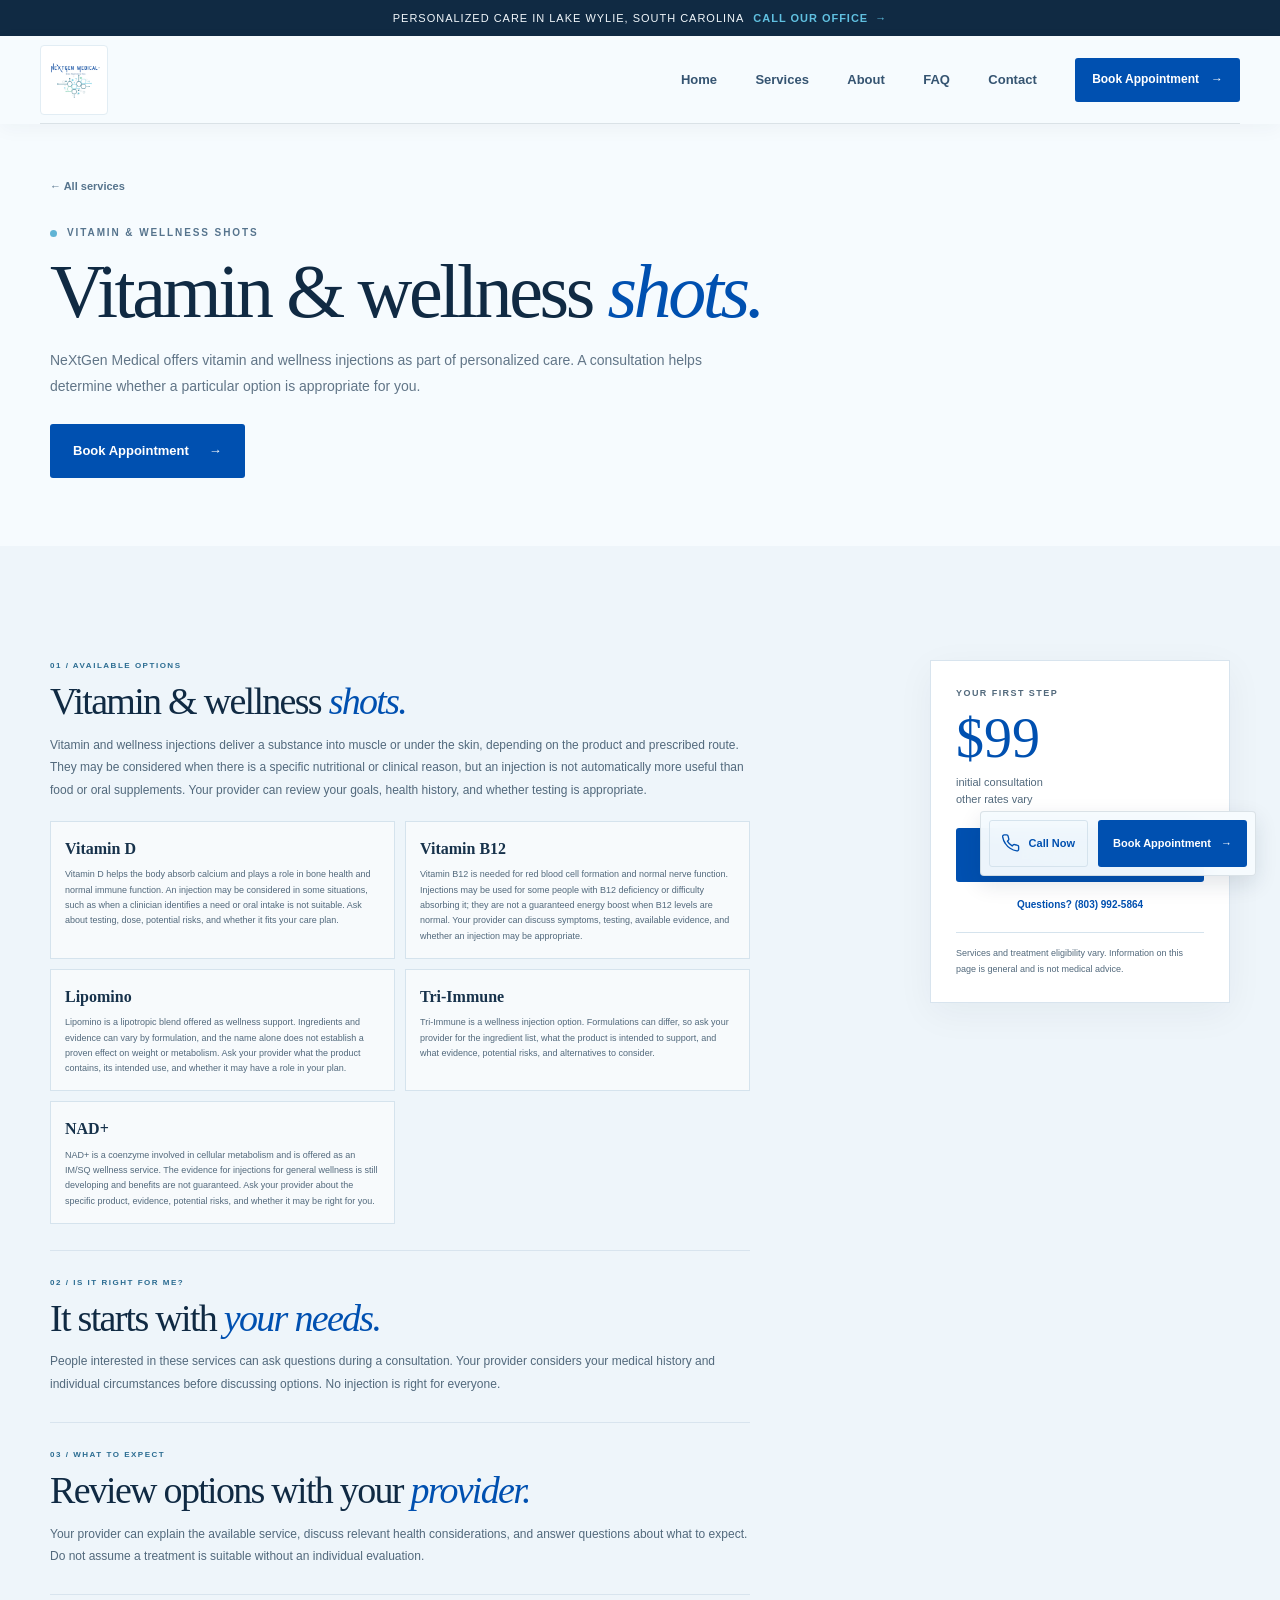
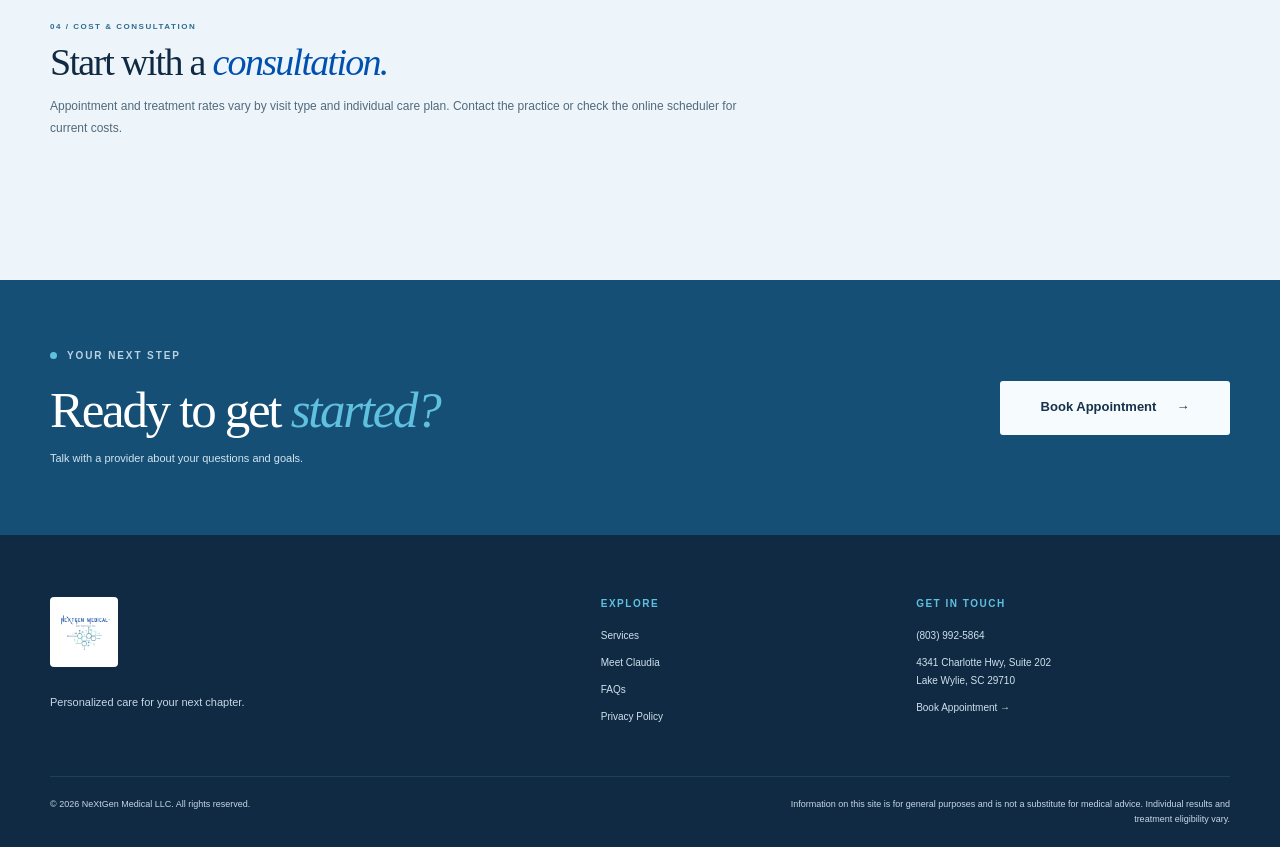
<file: services/vitamins.html>
<!doctype html>
<html lang="en">
  <head>
    <meta charset="utf-8">
    <meta name="viewport" content="width=device-width, initial-scale=1">
    <meta name="theme-color" content="#f6fbfe">
    <meta name="description" content="Explore Vitamin D, Vitamin B12, Lipomino, Tri-Immune, and NAD+ wellness injection services offered by NeXtGen Medical in Lake Wylie, South Carolina.">
    <title>Vitamin Support &amp; Wellness Shots in Lake Wylie, SC | NeXtGen Medical</title>
    <link rel="canonical" href="https://www.nextgenmedicalllc.com/services/vitamins.html">
    <meta property="og:type" content="website">
    <meta property="og:site_name" content="NeXtGen Medical">
    <meta property="og:title" content="Vitamin Support &amp; Wellness Shots in Lake Wylie, SC | NeXtGen Medical">
    <meta property="og:description" content="Explore vitamin and wellness services and book an appointment in Lake Wylie, SC.">
    <meta property="og:url" content="https://www.nextgenmedicalllc.com/services/vitamins.html">
    <link rel="stylesheet" href="../styles.min.css">
    <script src="../script.min.js" defer></script>
  </head>
  <body>
    <a class="skip-link" href="#main">Skip to content</a>
    <div class="announcement"><span>Personalized care in Lake Wylie, South Carolina</span><a href="tel:+18039925864">Call our office <span aria-hidden="true">&rarr;</span></a></div>
    <header class="site-header"><div class="header-inner">
      <a class="brand" href="../index.html" aria-label="NeXtGen Medical home"><img class="brand-mark" src="../assets/nextgen-medical-logo.avif" alt="" aria-hidden="true"></a>
      <button class="menu-toggle" type="button" aria-expanded="false" aria-controls="primary-navigation" aria-label="Open navigation menu"><span></span><span></span></button>
      <nav class="site-nav" id="primary-navigation" aria-label="Main navigation"><a href="../index.html">Home</a><a href="../services.html" aria-current="page">Services</a><a href="../about.html">About</a><a href="../faq.html">FAQ</a><a href="../contact.html">Contact</a><a class="button button-small button-dark nav-cta" href="https://d2oe0ra32qx05a.cloudfront.net/?practiceKey=k_1_97990" target="_blank" rel="noopener noreferrer">Book Appointment <span aria-hidden="true">&rarr;</span></a></nav>
    </div></header>
    <main id="main">
      <section class="service-page-hero section-wrap"><a class="breadcrumb" href="../services.html">&larr; All services</a><p class="eyebrow"><span class="eyebrow-dot"></span> Vitamin &amp; wellness shots</p><h1>Vitamin &amp; wellness <em>shots.</em></h1><p>NeXtGen Medical offers vitamin and wellness injections as part of personalized care. A consultation helps determine whether a particular option is appropriate for you.</p><a class="button button-dark" href="https://d2oe0ra32qx05a.cloudfront.net/?practiceKey=k_1_97990" target="_blank" rel="noopener noreferrer">Book Appointment <span aria-hidden="true">&rarr;</span></a></section>
      <section class="care-detail section-pad"><div class="section-wrap care-detail-grid">
        <div class="care-main">
          <article class="care-section"><p class="eyebrow">01 / AVAILABLE OPTIONS</p><h2>Vitamin &amp; wellness <em>shots.</em></h2><p>Vitamin and wellness injections deliver a substance into muscle or under the skin, depending on the product and prescribed route. They may be considered when there is a specific nutritional or clinical reason, but an injection is not automatically more useful than food or oral supplements. Your provider can review your goals, health history, and whether testing is appropriate.</p><div class="injection-list"><article><h3>Vitamin D</h3><p>Vitamin D helps the body absorb calcium and plays a role in bone health and normal immune function. An injection may be considered in some situations, such as when a clinician identifies a need or oral intake is not suitable. Ask about testing, dose, potential risks, and whether it fits your care plan.</p></article><article><h3>Vitamin B12</h3><p>Vitamin B12 is needed for red blood cell formation and normal nerve function. Injections may be used for some people with B12 deficiency or difficulty absorbing it; they are not a guaranteed energy boost when B12 levels are normal. Your provider can discuss symptoms, testing, available evidence, and whether an injection may be appropriate.</p></article><article><h3>Lipomino</h3><p>Lipomino is a lipotropic blend offered as wellness support. Ingredients and evidence can vary by formulation, and the name alone does not establish a proven effect on weight or metabolism. Ask your provider what the product contains, its intended use, and whether it may have a role in your plan.</p></article><article><h3>Tri-Immune</h3><p>Tri-Immune is a wellness injection option. Formulations can differ, so ask your provider for the ingredient list, what the product is intended to support, and what evidence, potential risks, and alternatives to consider.</p></article><article><h3>NAD+</h3><p>NAD+ is a coenzyme involved in cellular metabolism and is offered as an IM/SQ wellness service. The evidence for injections for general wellness is still developing and benefits are not guaranteed. Ask your provider about the specific product, evidence, potential risks, and whether it may be right for you.</p></article></div></article>
          <article class="care-section"><p class="eyebrow">02 / IS IT RIGHT FOR ME?</p><h2>It starts with <em>your needs.</em></h2><p>People interested in these services can ask questions during a consultation. Your provider considers your medical history and individual circumstances before discussing options. No injection is right for everyone.</p></article>
          <article class="care-section"><p class="eyebrow">03 / WHAT TO EXPECT</p><h2>Review options with your <em>provider.</em></h2><p>Your provider can explain the available service, discuss relevant health considerations, and answer questions about what to expect. Do not assume a treatment is suitable without an individual evaluation.</p></article>
          <article class="care-section"><p class="eyebrow">04 / COST &amp; CONSULTATION</p><h2>Start with a <em>consultation.</em></h2><p>Appointment and treatment rates vary by visit type and individual care plan. Contact the practice or check the online scheduler for current costs.</p></article>
        </div>
        <aside class="care-aside"><span class="aside-label">YOUR FIRST STEP</span><strong class="aside-price">$99</strong><span class="aside-description">initial consultation<br>other rates vary</span><a class="button button-dark" href="https://d2oe0ra32qx05a.cloudfront.net/?practiceKey=k_1_97990" target="_blank" rel="noopener noreferrer">Book Appointment <span aria-hidden="true">&rarr;</span></a><a class="aside-phone" href="tel:+18039925864">Questions? (803) 992-5864</a><p>Services and treatment eligibility vary. Information on this page is general and is not medical advice.</p></aside>
      </div></section>
      <section class="service-next"><div class="section-wrap service-next-inner"><div><p class="eyebrow eyebrow-light"><span class="eyebrow-dot"></span> Your next step</p><h2>Ready to get <em>started?</em></h2><p>Talk with a provider about your questions and goals.</p></div><a class="button button-light" href="https://d2oe0ra32qx05a.cloudfront.net/?practiceKey=k_1_97990" target="_blank" rel="noopener noreferrer">Book Appointment <span aria-hidden="true">&rarr;</span></a></div></section>
    </main>
    <footer class="site-footer"><div class="section-wrap footer-main"><div class="footer-brand"><a class="brand brand-light" href="../index.html" aria-label="NeXtGen Medical home"><img class="brand-mark" src="../assets/nextgen-medical-logo.avif" alt="" aria-hidden="true"></a><p>Personalized care for your next chapter.</p></div><div class="footer-column"><h2>Explore</h2><a href="../services.html">Services</a><a href="../about.html">Meet Claudia</a><a href="../faq.html">FAQs</a><a href="../privacy.html">Privacy Policy</a></div><div class="footer-column"><h2>Get in touch</h2><a href="tel:+18039925864">(803) 992-5864</a><a href="../contact.html">4341 Charlotte Hwy, Suite 202<br>Lake Wylie, SC 29710</a><a href="https://d2oe0ra32qx05a.cloudfront.net/?practiceKey=k_1_97990" target="_blank" rel="noopener noreferrer">Book Appointment <span aria-hidden="true">&rarr;</span></a></div></div><div class="section-wrap footer-bottom"><p>&copy; <span id="current-year">2026</span> NeXtGen Medical LLC. All rights reserved.</p><p>Information on this site is for general purposes and is not a substitute for medical advice. Individual results and treatment eligibility vary.</p></div></footer>
    <div class="mobile-booking" aria-label="Quick contact"><a class="mobile-call" href="tel:+18039925864" aria-label="Call NeXtGen Medical"><svg viewBox="0 0 24 24" fill="none" aria-hidden="true"><path d="M21 16.4v3a2 2 0 0 1-2.2 2A19.8 19.8 0 0 1 10.2 18a19.5 19.5 0 0 1-6-6 19.8 19.8 0 0 1-3.4-8.6A2 2 0 0 1 2.8 1.2h3a2 2 0 0 1 2 1.7c.1 1 .4 2 .7 2.9a2 2 0 0 1-.5 2.1L6.8 9.1a16 16 0 0 0 6 6l1.2-1.2a2 2 0 0 1 2.1-.5c.9.3 1.9.6 2.9.7a2 2 0 0 1 2 2.3Z" /></svg></a><a class="button button-dark" href="https://d2oe0ra32qx05a.cloudfront.net/?practiceKey=k_1_97990" target="_blank" rel="noopener noreferrer">Book Appointment <span aria-hidden="true">&rarr;</span></a></div>
  </body>
</html>
</file>
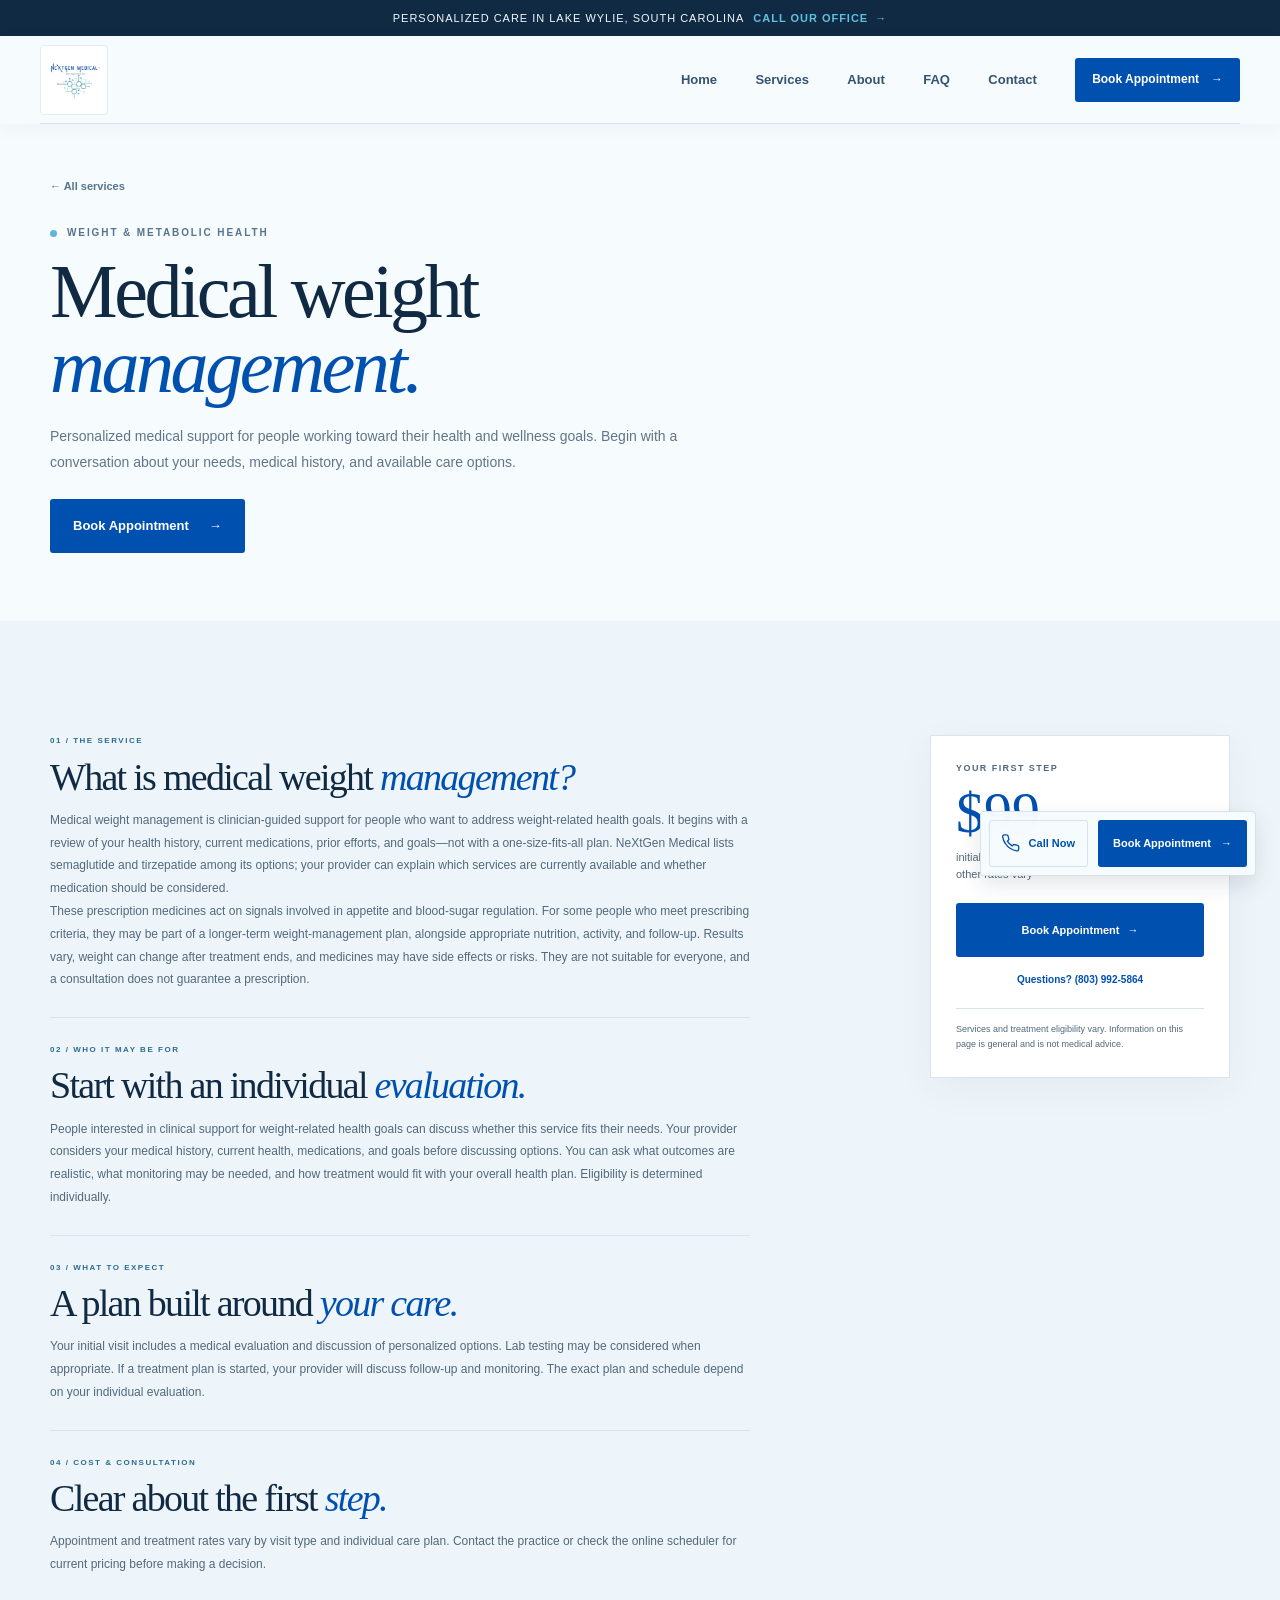
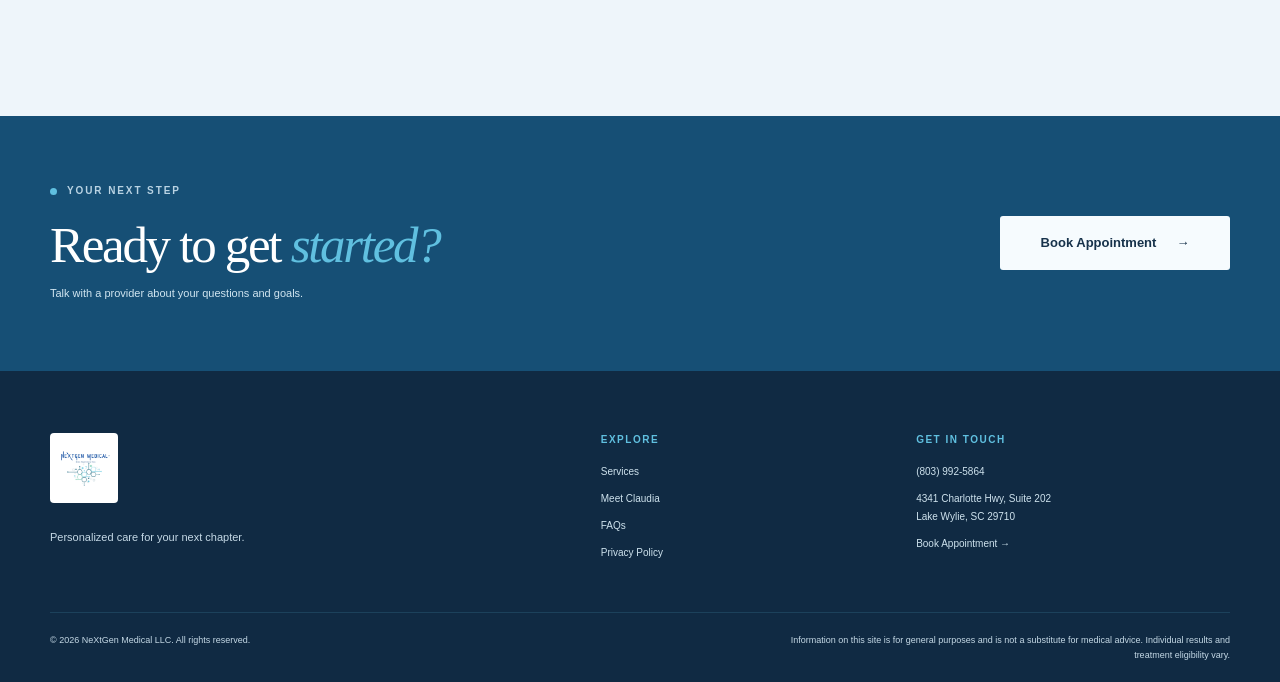
<file: services/weight-management.html>
<!doctype html>
<html lang="en">
  <head>
    <meta charset="utf-8">
    <meta name="viewport" content="width=device-width, initial-scale=1">
    <meta name="theme-color" content="#f6fbfe">
    <meta name="description" content="Discuss personalized medical weight loss and weight management options in Lake Wylie, SC, with NeXtGen Medical.">
    <title>Medical Weight Management in Lake Wylie, SC | NeXtGen Medical</title>
    <link rel="canonical" href="https://www.nextgenmedicalllc.com/services/weight-management.html">
    <meta property="og:type" content="website">
    <meta property="og:site_name" content="NeXtGen Medical">
    <meta property="og:title" content="Medical Weight Management in Lake Wylie, SC | NeXtGen Medical">
    <meta property="og:description" content="Explore medical weight management and book an appointment in Lake Wylie, SC.">
    <meta property="og:url" content="https://www.nextgenmedicalllc.com/services/weight-management.html">
    <link rel="stylesheet" href="../styles.min.css">
    <script src="../script.min.js" defer></script>
  </head>
  <body>
    <a class="skip-link" href="#main">Skip to content</a>
    <div class="announcement"><span>Personalized care in Lake Wylie, South Carolina</span><a href="tel:+18039925864">Call our office <span aria-hidden="true">&rarr;</span></a></div>
    <header class="site-header"><div class="header-inner">
      <a class="brand" href="../index.html" aria-label="NeXtGen Medical home"><img class="brand-mark" src="../assets/nextgen-medical-logo.avif" alt="" aria-hidden="true"></a>
      <button class="menu-toggle" type="button" aria-expanded="false" aria-controls="primary-navigation" aria-label="Open navigation menu"><span></span><span></span></button>
      <nav class="site-nav" id="primary-navigation" aria-label="Main navigation"><a href="../index.html">Home</a><a href="../services.html" aria-current="page">Services</a><a href="../about.html">About</a><a href="../faq.html">FAQ</a><a href="../contact.html">Contact</a><a class="button button-small button-dark nav-cta" href="https://d2oe0ra32qx05a.cloudfront.net/?practiceKey=k_1_97990" target="_blank" rel="noopener noreferrer">Book Appointment <span aria-hidden="true">&rarr;</span></a></nav>
    </div></header>
    <main id="main">
      <section class="service-page-hero section-wrap"><a class="breadcrumb" href="../services.html">&larr; All services</a><p class="eyebrow"><span class="eyebrow-dot"></span> Weight &amp; metabolic health</p><h1>Medical weight <em>management.</em></h1><p>Personalized medical support for people working toward their health and wellness goals. Begin with a conversation about your needs, medical history, and available care options.</p><a class="button button-dark" href="https://d2oe0ra32qx05a.cloudfront.net/?practiceKey=k_1_97990" target="_blank" rel="noopener noreferrer">Book Appointment <span aria-hidden="true">&rarr;</span></a></section>
      <section class="care-detail section-pad"><div class="section-wrap care-detail-grid">
        <div class="care-main">
          <article class="care-section"><p class="eyebrow">01 / THE SERVICE</p><h2>What is medical weight <em>management?</em></h2><p>Medical weight management is clinician-guided support for people who want to address weight-related health goals. It begins with a review of your health history, current medications, prior efforts, and goals—not with a one-size-fits-all plan. NeXtGen Medical lists semaglutide and tirzepatide among its options; your provider can explain which services are currently available and whether medication should be considered.</p><p>These prescription medicines act on signals involved in appetite and blood-sugar regulation. For some people who meet prescribing criteria, they may be part of a longer-term weight-management plan, alongside appropriate nutrition, activity, and follow-up. Results vary, weight can change after treatment ends, and medicines may have side effects or risks. They are not suitable for everyone, and a consultation does not guarantee a prescription.</p></article>
          <article class="care-section"><p class="eyebrow">02 / WHO IT MAY BE FOR</p><h2>Start with an individual <em>evaluation.</em></h2><p>People interested in clinical support for weight-related health goals can discuss whether this service fits their needs. Your provider considers your medical history, current health, medications, and goals before discussing options. You can ask what outcomes are realistic, what monitoring may be needed, and how treatment would fit with your overall health plan. Eligibility is determined individually.</p></article>
          <article class="care-section"><p class="eyebrow">03 / WHAT TO EXPECT</p><h2>A plan built around <em>your care.</em></h2><p>Your initial visit includes a medical evaluation and discussion of personalized options. Lab testing may be considered when appropriate. If a treatment plan is started, your provider will discuss follow-up and monitoring. The exact plan and schedule depend on your individual evaluation.</p></article>
          <article class="care-section"><p class="eyebrow">04 / COST &amp; CONSULTATION</p><h2>Clear about the first <em>step.</em></h2><p>Appointment and treatment rates vary by visit type and individual care plan. Contact the practice or check the online scheduler for current pricing before making a decision.</p></article>
        </div>
        <aside class="care-aside"><span class="aside-label">YOUR FIRST STEP</span><strong class="aside-price">$99</strong><span class="aside-description">initial consultation<br>other rates vary</span><a class="button button-dark" href="https://d2oe0ra32qx05a.cloudfront.net/?practiceKey=k_1_97990" target="_blank" rel="noopener noreferrer">Book Appointment <span aria-hidden="true">&rarr;</span></a><a class="aside-phone" href="tel:+18039925864">Questions? (803) 992-5864</a><p>Services and treatment eligibility vary. Information on this page is general and is not medical advice.</p></aside>
      </div></section>
      <section class="service-next"><div class="section-wrap service-next-inner"><div><p class="eyebrow eyebrow-light"><span class="eyebrow-dot"></span> Your next step</p><h2>Ready to get <em>started?</em></h2><p>Talk with a provider about your questions and goals.</p></div><a class="button button-light" href="https://d2oe0ra32qx05a.cloudfront.net/?practiceKey=k_1_97990" target="_blank" rel="noopener noreferrer">Book Appointment <span aria-hidden="true">&rarr;</span></a></div></section>
    </main>
    <footer class="site-footer"><div class="section-wrap footer-main"><div class="footer-brand"><a class="brand brand-light" href="../index.html" aria-label="NeXtGen Medical home"><img class="brand-mark" src="../assets/nextgen-medical-logo.avif" alt="" aria-hidden="true"></a><p>Personalized care for your next chapter.</p></div><div class="footer-column"><h2>Explore</h2><a href="../services.html">Services</a><a href="../about.html">Meet Claudia</a><a href="../faq.html">FAQs</a><a href="../privacy.html">Privacy Policy</a></div><div class="footer-column"><h2>Get in touch</h2><a href="tel:+18039925864">(803) 992-5864</a><a href="../contact.html">4341 Charlotte Hwy, Suite 202<br>Lake Wylie, SC 29710</a><a href="https://d2oe0ra32qx05a.cloudfront.net/?practiceKey=k_1_97990" target="_blank" rel="noopener noreferrer">Book Appointment <span aria-hidden="true">&rarr;</span></a></div></div><div class="section-wrap footer-bottom"><p>&copy; <span id="current-year">2026</span> NeXtGen Medical LLC. All rights reserved.</p><p>Information on this site is for general purposes and is not a substitute for medical advice. Individual results and treatment eligibility vary.</p></div></footer>
    <div class="mobile-booking" aria-label="Quick contact"><a class="mobile-call" href="tel:+18039925864" aria-label="Call NeXtGen Medical"><svg viewBox="0 0 24 24" fill="none" aria-hidden="true"><path d="M21 16.4v3a2 2 0 0 1-2.2 2A19.8 19.8 0 0 1 10.2 18a19.5 19.5 0 0 1-6-6 19.8 19.8 0 0 1-3.4-8.6A2 2 0 0 1 2.8 1.2h3a2 2 0 0 1 2 1.7c.1 1 .4 2 .7 2.9a2 2 0 0 1-.5 2.1L6.8 9.1a16 16 0 0 0 6 6l1.2-1.2a2 2 0 0 1 2.1-.5c.9.3 1.9.6 2.9.7a2 2 0 0 1 2 2.3Z" /></svg></a><a class="button button-dark" href="https://d2oe0ra32qx05a.cloudfront.net/?practiceKey=k_1_97990" target="_blank" rel="noopener noreferrer">Book Appointment <span aria-hidden="true">&rarr;</span></a></div>
  </body>
</html>
</file>
<file: styles.min.css>
:root{color-scheme:light;--ink:#17324b;--ink-deep:#102a43;--muted:#617587;--brand-blue:#0050b0;--brand-aqua:#60c0e0;--cream:#f6fbfe;--cream-deep:#eaf5fa;--white:#fff;--line:#d5e3ed;--serif:"Iowan Old Style","Palatino Linotype","Book Antiqua",Georgia,serif;--sans:"Avenir Next",Avenir,"Segoe UI",sans-serif;--content:1180px;}*{box-sizing:border-box;}html{scroll-behavior:smooth;scroll-padding-top:108px;}body{margin:0;background:var(--cream);color:var(--ink);font-family:var(--sans);font-size:16px;line-height:1.65;-webkit-font-smoothing:antialiased;}body,button,a{-webkit-tap-highlight-color:transparent;}img,svg{display:block;}img{max-width:100%;}a{color:inherit;text-decoration:none;}button,a{touch-action:manipulation;}a:focus-visible,button:focus-visible,summary:focus-visible{outline:3px solid #0050b0;outline-offset:4px;}.skip-link{position:fixed;z-index:20;top:10px;left:10px;transform:translateY(-150%);border-radius:4px;padding:10px 14px;background:var(--white);color:var(--ink);font-weight:700;}.skip-link:focus{transform:translateY(0);}.section-wrap{width:min(var(--content),calc(100% - 80px));margin-inline:auto;}.section-pad{padding-block:114px;}.announcement{display:flex;min-height:36px;align-items:center;justify-content:center;gap:9px;background:var(--ink-deep);color:#f1f7fb;font-size:11px;font-weight:500;letter-spacing:0.09em;text-transform:uppercase;}.announcement a{color:var(--brand-aqua);font-weight:700;}.announcement a span{margin-left:3px;}.site-header{position:sticky;top:0;z-index:10;background:var(--cream);box-shadow:0 5px 18px rgba(16,42,67,0.04);}.header-inner{display:flex;width:min(1320px,calc(100% - 80px));min-height:88px;align-items:center;justify-content:space-between;margin-inline:auto;border-bottom:1px solid rgba(16,42,67,0.12);}.brand{display:inline-flex;align-items:center;gap:10px;flex-shrink:0;}.brand-mark{width:68px;height:70px;flex:0 0 auto;border:1px solid #e2edf4;border-radius:4px;padding:3px;background:#fff;object-fit:contain;}.site-nav{display:flex;align-items:center;gap:clamp(20px,3vw,42px);color:#355471;font-size:13px;font-weight:600;}.site-nav>a:not(.button){transition:color 160ms ease;}.site-nav>a:not(.button):hover,.footer-column a:hover{color:#007bb9;}.menu-toggle{display:none;}.button{display:inline-flex;min-height:54px;align-items:center;justify-content:center;gap:20px;border:1px solid transparent;border-radius:3px;padding:13px 22px;font-family:var(--sans);font-size:13px;font-weight:700;line-height:1.3;transition:background 170ms ease,color 170ms ease,transform 170ms ease;}.button:hover{transform:translateY(-2px);}.button-dark{background:var(--brand-blue);color:var(--white);}.button-dark:hover{background:var(--ink-deep);}.button-outline{border-color:#c6dce9;background:transparent;color:var(--ink);}.button-outline:hover{border-color:var(--brand-blue);background:#e5f4fa;}.button-small{min-height:44px;gap:12px;padding:10px 16px;font-size:12px;}.button-light{background:var(--cream);color:var(--ink);}.button-light:hover{background:var(--brand-aqua);}.hero{display:grid;min-height:0;grid-template-columns:minmax(0,1fr) minmax(350px,0.86fr);align-items:center;gap:clamp(32px,5vw,72px);padding-block:82px;}.hero-copy{max-width:580px;padding-top:12px;}.hero-visual{position:relative;width:100%;max-width:500px;justify-self:end;padding:0 0 22px 22px;}.hero-visual::before{position:absolute;right:0;bottom:0;width:78%;height:72%;border-radius:0 0 4px;background:#dfeef6;content:"";}.hero-visual img{position:relative;z-index:1;width:100%;aspect-ratio:1 / 1;border-radius:3px 150px 3px 3px;background:#e9f2f8;object-fit:cover;object-position:center;}.eyebrow{display:flex;align-items:center;gap:10px;margin:0 0 20px;color:#56748d;font-size:10px;font-weight:700;letter-spacing:0.19em;line-height:1.4;text-transform:uppercase;}.eyebrow-dot{width:7px;height:7px;border-radius:50%;background:#60b4d5;}h1,h2,h3,p{margin-top:0;}h1,h2{margin-bottom:0;color:var(--ink-deep);font-family:var(--serif);font-weight:400;letter-spacing:-0.045em;}h1{font-size:clamp(54px,6vw,78px);line-height:0.99;}h1 em,h2 em{color:var(--brand-blue);font-weight:400;}.hero-intro{max-width:460px;margin:25px 0 28px;color:#617587;font-size:15px;line-height:1.85;}.hero-actions{display:flex;align-items:center;gap:22px;flex-wrap:wrap;}.text-link{display:inline-flex;align-items:center;gap:8px;color:#56748d;font-size:12px;font-weight:700;}.text-link:hover{color:#007bb9;}.hero-proof{display:flex;align-items:center;gap:13px;margin-top:42px;}.proof-avatars{display:flex;padding-left:2px;}.avatar{display:grid;width:31px;height:31px;place-items:center;border:2px solid var(--cream);border-radius:50%;margin-left:-5px;color:white;font-family:var(--serif);font-size:12px;font-weight:700;}.avatar-one{background:#0050a0;}.avatar-two{background:#60b4d5;}.avatar-three{background:#153b60;}.hero-proof p{margin:0;color:#52697c;font-size:10px;line-height:1.6;}.proof-check{display:grid;width:32px;height:32px;place-items:center;border-radius:50%;background:#e4f2f8;color:var(--brand-blue);font-size:17px;font-weight:700;}.hero-proof strong{color:var(--ink);font-size:11px;}.local-visit{border-block:1px solid var(--line);background:#eef5fa;}.local-visit-inner{display:flex;min-height:130px;align-items:center;justify-content:space-between;gap:24px;padding-block:20px;}.local-visit .eyebrow{margin-bottom:4px;font-size:9px;}.local-visit-title{margin:0;color:var(--ink-deep);font-family:var(--serif);font-size:23px;font-weight:600;letter-spacing:-0.025em;line-height:1.3;}.local-visit-address{margin:3px 0 0;color:var(--muted);font-size:11px;}.local-visit-actions{display:flex;flex-wrap:wrap;gap:24px;}.section-heading{display:flex;align-items:end;justify-content:space-between;gap:60px;margin-bottom:44px;}h2{font-size:clamp(41px,4.5vw,58px);line-height:1.06;}.section-lead{max-width:370px;margin:0 0 4px;color:var(--muted);font-size:14px;line-height:1.8;}.service-grid{display:grid;grid-template-columns:repeat(4,1fr);border:1px solid var(--line);background:rgba(255,255,255,0.45);}.service-card{display:flex;min-height:284px;flex-direction:column;padding:25px 24px 22px;}.service-card + .service-card{border-left:1px solid var(--line);}.service-card-featured{background:#e5f4fa;}.service-card-top{display:flex;align-items:center;justify-content:space-between;margin-bottom:24px;}.service-icon{display:grid;width:47px;height:47px;place-items:center;border-radius:50%;background:#eef5fa;}.service-icon svg{width:25px;stroke:var(--brand-blue);stroke-linecap:round;stroke-linejoin:round;stroke-width:1.35;}.card-number{color:#91a7b8;font-family:var(--serif);font-size:13px;}.service-card h3,.step h3{margin-bottom:10px;color:var(--ink);font-family:var(--serif);font-size:20px;font-weight:600;letter-spacing:-0.02em;line-height:1.25;}.service-card p{margin-bottom:19px;color:#52697c;font-size:11px;line-height:1.75;}.service-card a{display:inline-flex;align-items:center;gap:8px;margin-top:auto;color:var(--brand-blue);font-size:10px;font-weight:700;}.service-card a:hover{color:#007bb9;}.service-note{margin:15px 0 0;color:#52697c;font-size:10px;}.services-more{display:flex;align-items:center;justify-content:space-between;gap:20px;margin-top:20px;border-top:1px solid var(--line);padding-top:17px;}.services-more p{margin:0;color:var(--muted);font-size:11px;}.vitamin-feature{overflow:hidden;background:#edf5fa;}.vitamin-inner{display:grid;grid-template-columns:1fr 0.9fr;align-items:center;gap:12%;}.vitamin-copy{max-width:490px;}.vitamin-copy>p:not(.eyebrow,.vitamin-disclaimer){margin:20px 0;color:var(--muted);font-size:13px;line-height:1.85;}.vitamin-options{display:flex;flex-wrap:wrap;gap:8px;margin-top:21px;}.vitamin-options span{border:1px solid #d5e3ed;border-radius:2px;padding:7px 11px;background:rgba(255,255,255,0.6);color:var(--brand-blue);font-size:10px;font-weight:700;}.vitamin-disclaimer{margin:13px 0 18px;color:#52697c;font-size:9px;line-height:1.65;}.vitamin-actions,.location-actions{display:flex;align-items:center;gap:18px;flex-wrap:wrap;}.vitamin-visual{position:relative;display:grid;min-height:355px;place-items:center;}.vitamin-circle{position:absolute;display:block;width:min(100%,350px);aspect-ratio:1;border:1px solid #d5e3ed;border-radius:50%;}.vitamin-circle-one{transform:scale(0.83);}.vitamin-circle-two{transform:scale(1.08);}.vitamin-card{position:relative;z-index:1;display:flex;width:224px;min-height:270px;flex-direction:column;align-items:center;justify-content:center;border:1px solid #d8e4ee;background:var(--white);box-shadow:0 18px 45px rgba(16,42,67,0.11);text-align:center;transform:rotate(-4deg);}.vitamin-symbol{display:grid;width:54px;height:54px;place-items:center;border:1px solid #d5e3ed;border-radius:50%;color:#0050b0;font-family:var(--serif);font-size:38px;line-height:1;}.vitamin-card-title{margin-top:18px;color:var(--ink);font-family:var(--serif);font-size:21px;line-height:1.13;}.vitamin-card-note{margin-top:10px;color:#52697c;font-size:9px;letter-spacing:0.08em;text-transform:uppercase;}.vitamin-card-lines{width:38px;height:1px;margin-top:17px;background:#60b4d5;}.vitamin-leaf{position:absolute;z-index:2;width:48px;height:78px;border:1.5px solid #60a9c4;border-radius:100% 0 100% 0;}.vitamin-leaf-one{right:10%;bottom:26px;transform:rotate(28deg);}.vitamin-leaf-two{right:21%;bottom:18px;width:33px;height:57px;transform:rotate(66deg);}.approach{overflow:hidden;position:relative;background:var(--ink-deep);color:#eff6fb;}.approach-inner{display:grid;grid-template-columns:0.95fr 1fr;align-items:center;gap:12%;}.approach-copy{position:relative;z-index:1;}.eyebrow-light{color:#b9d3e3;}.eyebrow-light .eyebrow-dot{background:var(--brand-aqua);}.approach h2,.final-cta h2{color:var(--white);}.approach h2 em,.final-cta h2 em{color:var(--brand-aqua);}.approach-copy>p:not(.eyebrow){max-width:430px;margin:22px 0 28px;color:#c5dce9;font-size:13px;line-height:1.9;}.approach-steps{position:relative;z-index:1;}.step{display:grid;grid-template-columns:45px 1fr;gap:18px;border-bottom:1px solid rgba(210,229,242,0.18);padding:24px 0;}.step:first-child{border-top:1px solid rgba(210,229,242,0.18);}.step-number{color:var(--brand-aqua);font-family:var(--serif);font-size:15px;}.step h3{margin-bottom:6px;color:var(--white);font-size:18px;}.step p{max-width:360px;margin:0;color:#c5dce9;font-size:11px;line-height:1.8;}.approach-orbit{position:absolute;right:-120px;bottom:-280px;width:550px;height:550px;border:1px solid rgba(96,192,224,0.12);border-radius:50%;}.approach-orbit::after,.approach-orbit::before{position:absolute;border:1px solid rgba(96,192,224,0.1);border-radius:50%;content:"";}.approach-orbit::before{inset:38px;}.approach-orbit::after{inset:80px;}.provider{display:grid;grid-template-columns:0.86fr 1fr;align-items:center;gap:11%;}.provider-photo-wrap{position:relative;width:100%;max-width:440px;justify-self:center;padding:0 25px 25px 0;}.provider-photo-wrap-mobile{display:none;}.provider-photo-wrap img{position:relative;z-index:1;width:100%;aspect-ratio:0.9;border-radius:3px 150px 3px 3px;background:#e9f2f8;object-fit:cover;object-position:center 28%;}.provider-blob{position:absolute;right:0;bottom:0;width:78%;height:73%;border-radius:0 0 4px 0;background:#dfeef6;}.provider-note{position:absolute;z-index:2;right:-48px;bottom:52px;width:234px;border:1px solid rgba(16,42,67,0.12);padding:17px 18px;background:var(--white);box-shadow:0 10px 36px rgba(16,42,67,0.08);}.provider-note strong,.provider-note small{display:block;}.provider-note strong{color:var(--ink);font-family:var(--serif);font-size:15px;font-weight:600;}.provider-note small{margin-top:3px;color:#52697c;font-size:9px;}.provider-copy{max-width:490px;}.about-provider-bio{padding-bottom:52px;}.about-family{padding-top:36px;}.about-family .provider-copy{max-width:760px;margin-inline:auto;text-align:center;}.about-family .eyebrow{justify-content:center;}.why{background:#eff6fb;}.why .section-heading{margin-bottom:34px;}.why-grid{display:grid;grid-template-columns:repeat(3,1fr);border-top:1px solid var(--line);border-left:1px solid var(--line);}.why-card{min-height:183px;border-right:1px solid var(--line);border-bottom:1px solid var(--line);padding:21px 23px;background:rgba(255,255,255,0.34);}.why-number{color:#0050b0;font-family:var(--serif);font-size:12px;}.why-card h3{margin:12px 0 7px;color:var(--ink);font-family:var(--serif);font-size:18px;font-weight:600;}.why-card p{max-width:290px;margin:0;color:#52697c;font-size:10px;line-height:1.8;}.testimonials{background:var(--white);}.awards{background:#f4f8fb;}.awards-inner{display:flex;flex-direction:column;align-items:center;gap:34px;}.awards-copy{max-width:620px;text-align:center;}.awards-copy .eyebrow{justify-content:center;}.awards-copy h2{margin:13px 0;font-size:clamp(36px,4.4vw,54px);}.awards-copy>p:last-child{margin:0;color:var(--muted);font-size:13px;line-height:1.7;}.awards-grid{display:grid;width:min(100%,920px);grid-template-columns:repeat(3,minmax(0,1fr));align-items:stretch;gap:20px;}.award-card{display:flex;min-width:0;flex-direction:column;align-items:center;justify-content:space-between;gap:10px;margin:0;border:1px solid #e1ebf1;border-radius:12px;padding:18px 16px 15px;background:var(--white);box-shadow:0 8px 24px rgba(16,42,67,0.045);text-align:center;}.award-badge{display:block;width:100%;height:170px;object-fit:contain;}.award-card figcaption{display:flex;min-height:34px;align-items:center;justify-content:center;gap:8px;color:#536b7d;font-size:10px;font-weight:600;line-height:1.5;}.award-card figcaption span{border-radius:999px;padding:3px 8px;background:#edf5fa;color:var(--brand-blue);font-size:9px;font-weight:700;}.testimonial-inner{display:grid;grid-template-columns:0.7fr 1fr;align-items:center;gap:12%;}.testimonial-heading>p:not(.eyebrow){max-width:320px;margin:18px 0 0;color:var(--muted);font-size:11px;line-height:1.8;}.testimonial-card{position:relative;margin:0;border:1px solid var(--line);padding:36px 40px;background:#f6fbfe;}.testimonial-card>p{max-width:620px;margin:0 0 22px;color:var(--ink);font-family:var(--serif);font-size:clamp(22px,2.7vw,31px);line-height:1.38;}.provider-name{margin:22px 0 12px;color:var(--brand-blue);font-family:var(--serif);font-size:18px;font-weight:600;}.provider-intro{margin-bottom:16px;color:var(--muted);font-size:12px;line-height:1.9;}.provider-highlights-heading{margin:0 0 10px;color:var(--ink);font-size:11px;font-weight:700;letter-spacing:0.12em;text-transform:uppercase;}.provider-highlights{display:grid;gap:8px;margin:0 0 18px;padding:0;list-style:none;}.provider-highlights li{display:flex;align-items:flex-start;gap:10px;color:var(--ink);font-size:11px;font-weight:600;line-height:1.6;}.provider-highlights li::before{content:"";width:8px;height:8px;margin-top:0.52em;border-radius:50%;background:#60b4d5;flex:0 0 8px;}.provider-copy>p:not(.eyebrow,.provider-name,.provider-intro,.provider-highlights-heading){margin-bottom:13px;color:var(--muted);font-size:12px;line-height:1.9;}.credential{display:flex;align-items:center;gap:13px;margin:23px 0 20px;border-top:1px solid var(--line);border-bottom:1px solid var(--line);padding:15px 0;}.credential-icon{display:grid;width:36px;height:36px;flex:0 0 36px;place-items:center;border-radius:50%;background:#e5f4fa;}.credential-icon svg{width:18px;fill:#0050b0;}.credential strong,.credential small{display:block;}.credential strong{color:var(--ink);font-size:11px;}.credential small{margin-top:2px;color:#52697c;font-size:9px;}.text-link-dark{color:var(--brand-blue);}.pricing{background:#edf5fa;}.pricing-inner{display:grid;grid-template-columns:0.8fr 1fr;align-items:center;gap:12%;}.pricing-copy{max-width:390px;}.pricing-copy>p:not(.eyebrow){margin:22px 0 20px;color:var(--muted);font-size:12px;line-height:1.9;}.price-card{border:1px solid #d5e3ed;padding:29px 32px 25px;background:var(--white);box-shadow:0 12px 38px rgba(16,42,67,0.045);}.price-row{display:flex;align-items:center;justify-content:space-between;gap:16px;}.price-label,.price-detail{display:block;}.price-label{color:var(--ink);font-family:var(--serif);font-size:18px;font-weight:600;}.price-detail{margin-top:3px;color:#52697c;font-size:10px;}.price-amount{color:var(--brand-blue);font-family:var(--serif);font-size:36px;line-height:1;}.price-includes{max-width:440px;margin:10px 0 0;color:#52697c;font-size:10px;line-height:1.75;}.price-rule{height:1px;margin:20px 0;background:var(--line);}.price-footnote{display:flex;align-items:center;gap:10px;margin-top:20px;border-radius:3px;padding:12px;background:#e8f3f9;color:#52697c;font-size:10px;line-height:1.55;}.footnote-icon{flex:0 0 22px;}.footnote-icon svg{width:20px;stroke:var(--brand-blue);stroke-linecap:round;stroke-width:1.5;}.price-cta{width:100%;min-height:48px;margin-top:17px;}.faq{display:grid;grid-template-columns:0.75fr 1fr;align-items:start;gap:13%;}.faq-heading>p:not(.eyebrow){max-width:300px;margin:20px 0 15px;color:var(--muted);font-size:12px;line-height:1.85;}.faq-list{border-top:1px solid var(--line);}.faq-item{border-bottom:1px solid var(--line);}.faq-item summary{position:relative;display:flex;min-height:67px;align-items:center;justify-content:space-between;gap:20px;padding:15px 0;color:var(--ink);cursor:pointer;font-family:var(--serif);font-size:17px;font-weight:600;line-height:1.35;list-style:none;}.faq-item summary::-webkit-details-marker{display:none;}.faq-item summary>span{position:relative;width:23px;height:23px;flex:0 0 23px;border:1px solid #d5e3ed;border-radius:50%;}.faq-item summary>span::before,.faq-item summary>span::after{position:absolute;top:10px;left:6px;width:9px;height:1px;background:var(--brand-blue);content:"";transition:transform 160ms ease;}.faq-item summary>span::after{transform:rotate(90deg);}.faq-item[open] summary>span::after{transform:rotate(0);}.faq-item>p{max-width:540px;margin:-1px 30px 20px 0;color:#52697c;font-size:11px;line-height:1.85;}.faq-item>p a{color:var(--brand-blue);font-weight:700;text-decoration:underline;text-underline-offset:2px;}.faq-category{margin:26px 0 0;border-bottom:1px solid var(--line);padding:0 0 9px;color:#2b6c91;font-family:var(--sans);font-size:9px;font-weight:700;letter-spacing:0.17em;text-transform:uppercase;}.faq-category:first-child{margin-top:0;}.location{background:#eef5fa;}.location-inner{display:grid;grid-template-columns:1fr 0.84fr;align-items:center;gap:12%;}.location-map-wrap{min-height:330px;overflow:hidden;border:1px solid #d8e4ee;background:#e7f2f8;}.location-map{display:block;width:100%;height:330px;border:0;}.location-copy{max-width:500px;}.location-copy>p:not(.eyebrow){margin:19px 0;color:var(--muted);font-size:12px;line-height:1.85;}.location-copy address{margin-bottom:9px;color:#52697c;font-size:12px;font-style:normal;line-height:1.8;}.location-copy address strong{color:var(--ink);font-size:14px;}.location-phone{display:inline-block;margin-bottom:20px;color:var(--brand-blue);font-family:var(--serif);font-size:20px;font-weight:600;}.location-hours{margin:0 0 20px;color:var(--muted);font-size:12px;line-height:1.8;}.location-hours strong{display:block;color:var(--ink);}.location-card{position:relative;display:flex;min-height:330px;flex-direction:column;align-items:flex-start;justify-content:center;overflow:hidden;border:1px solid #d8e4ee;padding:35px;background:linear-gradient(135deg,transparent 48%,rgba(96,192,224,0.08) 49%,transparent 50%),linear-gradient(25deg,transparent 54%,rgba(96,192,224,0.1) 55%,transparent 56%),#e7f2f8;background-size:80px 80px,100px 100px,auto;}.location-pin{display:grid;width:47px;height:47px;place-items:center;border-radius:50%;background:var(--brand-blue);}.location-pin svg{width:24px;stroke:var(--white);stroke-linecap:round;stroke-linejoin:round;stroke-width:1.5;}.location-card-label{margin-top:19px;color:#52697c;font-size:9px;letter-spacing:0.15em;text-transform:uppercase;}.location-card-city{margin-top:2px;color:var(--ink);font-family:var(--serif);font-size:34px;line-height:1.15;}.location-card-state{margin-top:4px;color:var(--brand-blue);font-size:9px;font-weight:700;letter-spacing:0.18em;}.location-card-rule{width:45px;height:1px;margin:17px 0 11px;background:#60b4d5;}.location-card-address{color:#617587;font-family:var(--serif);font-size:15px;line-height:1.55;}.location-card>a{display:inline-flex;gap:7px;margin-top:17px;color:var(--brand-blue);font-size:10px;font-weight:700;}.location-card>a:hover{color:#007bb9;}.page-hero{padding-block:76px 68px;}.privacy-content{max-width:900px;padding-top:0;}.privacy-content article{border-bottom:1px solid var(--line);padding:0 0 25px;margin:0 0 25px;}.privacy-content h2{margin:0 0 12px;font-size:clamp(23px,3vw,32px);}.privacy-content p,.privacy-content address{max-width:760px;color:#52697c;font-size:14px;line-height:1.85;}.privacy-content address{font-style:normal;}.privacy-content a{color:var(--brand-blue);font-weight:700;text-decoration:underline;text-underline-offset:3px;}.page-hero h1,.service-page-hero h1{max-width:790px;font-size:clamp(48px,6.5vw,76px);}.page-hero>p:not(.eyebrow),.service-page-hero>p:not(.eyebrow){max-width:640px;margin:19px 0 24px;color:var(--muted);font-size:14px;line-height:1.85;}.catalog{background:#eef5fa;}.catalog-heading{margin-bottom:32px;}.catalog-heading h2{font-size:clamp(38px,4vw,51px);}.catalog-grid{display:grid;grid-template-columns:repeat(3,1fr);border-top:1px solid var(--line);border-left:1px solid var(--line);}.catalog-card{display:flex;min-height:315px;flex-direction:column;border-right:1px solid var(--line);border-bottom:1px solid var(--line);padding:23px;background:rgba(255,255,255,0.56);}.catalog-number{color:#52697c;font-size:9px;font-weight:700;letter-spacing:0.13em;line-height:1.5;}.catalog-card h2{margin:15px 0 8px;font-size:24px;letter-spacing:-0.03em;line-height:1.17;}.catalog-card>p{min-height:42px;margin:0;color:#52697c;font-size:10px;line-height:1.7;}.catalog-card ul{display:grid;gap:5px;margin:15px 0 19px;padding-left:16px;color:#486a85;font-size:10px;line-height:1.5;}.catalog-card li::marker{color:#60b4d5;}.catalog-card .text-link{margin-top:auto;font-size:10px;}.catalog-note{margin:14px 0 0;color:#52697c;font-size:10px;line-height:1.7;}.consult-banner{background:var(--ink-deep);color:var(--white);}.consult-banner-inner{display:flex;min-height:265px;align-items:center;justify-content:space-between;gap:35px;padding-block:48px;}.consult-banner h2{color:var(--white);font-size:clamp(36px,4vw,49px);}.consult-banner h2 em{color:var(--brand-aqua);}.consult-banner-inner>div:first-child>p:last-child{margin:12px 0 0;color:#bed9e8;font-size:12px;}.consult-banner-inner>div:last-child{display:flex;min-width:300px;flex-direction:column;align-items:flex-start;gap:15px;}.consult-price{color:var(--brand-aqua);font-family:var(--serif);font-size:34px;line-height:1;}.consult-price small{margin-left:7px;color:#d0e2ed;font-family:var(--sans);font-size:10px;}.service-page-hero{padding-block:48px 68px;}.breadcrumb{display:inline-flex;margin-bottom:31px;color:#56748d;font-size:11px;font-weight:700;}.breadcrumb:hover{color:#007bb9;}.service-page-hero .eyebrow{margin-bottom:14px;}.service-page-hero>p:not(.eyebrow){max-width:670px;margin-bottom:24px;}.care-detail{background:#eef5fa;}.care-detail-grid{display:grid;grid-template-columns:1fr 300px;align-items:start;gap:10%;}.care-main{max-width:700px;}.care-section{border-top:1px solid #d8e4ee;padding:26px 0;}.care-section:first-child{border-top:0;padding-top:0;}.care-section .eyebrow{margin-bottom:10px;color:#2b6c91;font-size:8px;}.care-section h2{margin-bottom:12px;font-size:clamp(28px,3vw,38px);}.care-section>p:not(.eyebrow){margin:0;color:#52697c;font-size:12px;line-height:1.9;}.care-aside{position:sticky;top:28px;display:flex;flex-direction:column;align-items:flex-start;border:1px solid #d8e4ee;padding:25px;background:var(--white);box-shadow:0 10px 35px rgba(16,42,67,0.05);}.aside-label{color:#52697c;font-size:9px;font-weight:700;letter-spacing:0.16em;}.aside-price{margin-top:7px;color:var(--brand-blue);font-family:var(--serif);font-size:56px;font-weight:400;line-height:1.1;}.aside-description{margin:4px 0 19px;color:#52697c;font-size:11px;line-height:1.6;}.care-aside .button{width:100%;gap:8px;padding-inline:12px;font-size:11px;}.aside-phone{align-self:center;margin-top:15px;color:var(--brand-blue);font-size:10px;font-weight:700;}.aside-phone:hover{text-decoration:underline;}.care-aside>p{margin:19px 0 0;border-top:1px solid var(--line);padding-top:13px;color:#52697c;font-size:9px;line-height:1.7;}.injection-list{display:grid;grid-template-columns:1fr 1fr;gap:10px;margin-top:19px;}.injection-list article{border:1px solid #d5e3ed;padding:14px;background:rgba(255,255,255,0.55);}.injection-list h3{margin:0 0 5px;color:var(--ink);font-family:var(--serif);font-size:16px;}.injection-list p{margin:0;color:#52697c;font-size:9px;line-height:1.7;}.peptide-list{display:grid;grid-template-columns:repeat(2,minmax(0,1fr));gap:8px;margin:19px 0;padding:0;list-style:none;}.peptide-list li{border:1px solid #d5e3ed;padding:10px 12px;background:rgba(255,255,255,0.6);color:var(--brand-blue);font-size:11px;font-weight:700;}.peptide-details{display:grid;grid-template-columns:repeat(2,minmax(0,1fr));gap:10px;margin-top:20px;}.peptide-detail{border:1px solid #d5e3ed;padding:15px;background:rgba(255,255,255,0.58);}.peptide-detail h3{margin:0 0 7px;color:var(--ink);font-family:var(--serif);font-size:17px;font-weight:600;}.peptide-detail p{margin:0 0 9px;color:#52697c;font-size:10px;line-height:1.75;}.peptide-detail a{display:inline-block;margin:3px 8px 0 0;color:var(--brand-blue);font-size:9px;font-weight:700;line-height:1.5;text-decoration:underline;text-underline-offset:2px;}.peptide-detail a:hover,.peptide-source-note a:hover{color:#007bb9;}.peptide-source-note{margin:17px 0 0;border-left:2px solid #91b5ca;padding:10px 12px;background:#eaf5fa;color:#52697c;font-size:9px;line-height:1.75;}.peptide-source-note strong{color:var(--ink);}.peptide-source-note a{color:var(--brand-blue);font-weight:700;text-decoration:underline;text-underline-offset:2px;}.service-next{background:#164f75;color:var(--white);}.service-next-inner{display:flex;min-height:255px;align-items:center;justify-content:space-between;gap:30px;padding-block:45px;}.service-next h2{color:var(--white);font-size:clamp(38px,4vw,51px);}.service-next h2 em{color:var(--brand-aqua);}.service-next-inner>div>p:last-child{margin:12px 0 0;color:#d0e5f0;font-size:11px;}.service-next-inner>.button{min-width:230px;}.final-cta{overflow:hidden;position:relative;background:#164f75;color:var(--white);}.final-cta-inner{position:relative;display:flex;min-height:320px;align-items:center;justify-content:space-between;gap:40px;padding-block:66px;}.final-cta h2{font-size:clamp(44px,5vw,62px);}.final-cta-actions{position:relative;z-index:1;display:flex;min-width:270px;flex-direction:column;align-items:flex-start;gap:16px;}.final-phone{color:#d9edf6;font-size:11px;}.final-phone:hover{text-decoration:underline;}.cta-sun{position:absolute;top:-190px;right:8%;width:430px;height:430px;border:1px solid rgba(96,192,224,0.14);border-radius:50%;}.cta-sun::before,.cta-sun::after{position:absolute;border:1px solid rgba(96,192,224,0.12);border-radius:50%;content:"";}.cta-sun::before{inset:31px;}.cta-sun::after{inset:66px;}.site-footer{background:var(--ink-deep);color:#d9eaf5;}.footer-main{display:grid;grid-template-columns:1.5fr 0.75fr 1fr;gap:80px;padding-block:62px 50px;}.brand-light .brand-mark{border-color:rgba(255,255,255,0.3);}.footer-brand>p{margin:17px 0 0;color:#c5d9e6;font-size:11px;}.footer-column{display:flex;flex-direction:column;align-items:flex-start;gap:9px;}.footer-column h2{margin:0 0 8px;color:var(--brand-aqua);font-family:var(--sans);font-size:10px;font-weight:700;letter-spacing:0.15em;line-height:1.3;text-transform:uppercase;}.footer-column a{color:#cee2ed;font-size:10px;line-height:1.8;transition:color 160ms ease;}.footer-bottom{display:flex;justify-content:space-between;gap:36px;border-top:1px solid rgba(96,192,224,0.15);padding-block:20px;color:#c5d9e6;font-size:9px;}.footer-bottom p{margin:0;}.footer-bottom p:last-child{max-width:440px;text-align:right;}.mobile-booking{position:fixed;z-index:12;right:24px;bottom:24px;display:flex;align-items:center;gap:10px;border:1px solid rgba(16,42,67,0.12);border-radius:4px;padding:8px;background:rgba(246,251,254,0.96);box-shadow:0 8px 22px rgba(16,42,67,0.12);backdrop-filter:blur(12px);}.mobile-booking .button{min-height:47px;gap:10px;padding-inline:14px;font-size:11px;}.mobile-call{display:inline-flex;min-height:47px;align-items:center;justify-content:center;gap:8px;border:1px solid #d5e3ed;border-radius:3px;padding-inline:12px;color:var(--brand-blue);font-size:11px;font-weight:700;}.mobile-call svg{width:19px;flex:0 0 19px;stroke:currentColor;stroke-linecap:round;stroke-linejoin:round;stroke-width:1.7;}.mobile-call::after{content:"Call Now";}@media (min-width:1500px){.hero{min-height:0;grid-template-columns:1fr;}.hero-visual{justify-self:center;margin-top:32px;}}@media (max-width:1000px){.section-wrap{width:min(100% - 56px,var(--content));}.header-inner{width:calc(100% - 56px);}.site-nav{gap:18px;font-size:12px;}.nav-cta{padding-inline:12px;}.hero{min-height:0;}.hero-actions{gap:15px;}.hero-actions .button{padding-inline:17px;}.service-card{padding-inline:17px;}.service-card h3{font-size:18px;}.approach-inner{gap:7%;}.provider{gap:8%;}.provider-note{right:-28px;}.pricing-inner,.faq{gap:8%;}.vitamin-inner,.location-inner{gap:8%;}.catalog-card{padding-inline:17px;}.care-detail-grid{grid-template-columns:1fr 270px;gap:6%;}}@media (max-width:760px){html{scroll-padding-top:78px;}body{padding-bottom:74px;}.section-wrap{width:calc(100% - 44px);}.section-pad{padding-block:76px;}.announcement{min-height:34px;gap:7px;font-size:9px;letter-spacing:0.055em;}.header-inner{width:calc(100% - 44px);min-height:75px;}.brand-mark{width:56px;height:58px;}.menu-toggle{display:flex;width:43px;height:43px;flex-direction:column;align-items:center;justify-content:center;gap:6px;border:1px solid #d5e3ed;border-radius:50%;background:transparent;cursor:pointer;}.menu-toggle span{width:17px;height:1.5px;background:var(--ink);transition:transform 160ms ease;}.menu-toggle[aria-expanded="true"] span:first-child{transform:translateY(3.75px) rotate(45deg);}.menu-toggle[aria-expanded="true"] span:last-child{transform:translateY(-3.75px) rotate(-45deg);}.site-nav{position:absolute;top:100%;right:0;left:0;display:none;align-items:stretch;gap:0;border-top:1px solid var(--line);padding:10px 22px 21px;background:var(--cream);box-shadow:0 12px 18px rgba(16,42,67,0.08);}.site-nav.is-open{display:flex;flex-direction:column;}.site-nav>a:not(.button){border-bottom:1px solid var(--line);padding:13px 2px;font-size:13px;}.site-nav .nav-cta{margin-top:17px;}.hero{display:flex;min-height:initial;flex-direction:column;gap:0;padding-block:38px;}.hero-visual{display:none;}.hero-copy{padding-top:0;}.eyebrow{margin-bottom:16px;font-size:9px;letter-spacing:0.16em;}h1{font-size:clamp(44px,11.7vw,62px);}.hero-intro{max-width:480px;margin:20px 0 23px;font-size:13px;line-height:1.8;}.hero-actions{align-items:flex-start;gap:13px;flex-wrap:wrap;}.hero-actions .button{min-height:50px;font-size:12px;}.hero-actions .text-link{min-height:42px;padding-inline:4px;}.hero-proof{margin-top:27px;}.local-visit-inner{align-items:flex-start;flex-direction:column;justify-content:center;gap:13px;padding-block:23px;}.local-visit-actions{gap:20px;}.trust-inner{width:calc(100% - 44px);min-height:0;flex-wrap:wrap;justify-content:flex-start;gap:16px 10px;padding-block:19px;}.trust-item{width:calc(50% - 6px);gap:9px;}.trust-item:last-child{width:100%;}.trust-icon{width:34px;height:34px;flex-basis:34px;}.trust-item strong{font-size:13px;}.trust-item small{font-size:9px;}.trust-divider{display:none;}.section-heading{display:block;margin-bottom:29px;}h2{font-size:clamp(40px,10vw,54px);}.section-lead{max-width:470px;margin-top:17px;font-size:12px;}.service-grid{grid-template-columns:1fr 1fr;}.service-card{min-height:250px;padding:18px 15px 17px;}.service-card + .service-card{border-left:0;}.service-card:nth-child(even){border-left:1px solid var(--line);}.service-card:nth-child(n + 3){border-top:1px solid var(--line);}.service-card-top{margin-bottom:17px;}.service-icon{width:40px;height:40px;}.service-icon svg{width:22px;}.service-card h3{font-size:17px;}.service-card p{font-size:10px;}.service-note{font-size:9px;line-height:1.65;}.vitamin-inner{grid-template-columns:1fr;gap:22px;}.vitamin-copy>p:not(.eyebrow,.vitamin-disclaimer){margin:15px 0;font-size:11px;}.vitamin-visual{min-height:300px;}.vitamin-card{width:195px;min-height:235px;}.vitamin-circle{width:min(100%,300px);}.approach-inner{grid-template-columns:1fr;gap:37px;}.approach-copy>p:not(.eyebrow){margin:17px 0 21px;font-size:12px;}.step{grid-template-columns:34px 1fr;gap:12px;padding:19px 0;}.step h3{font-size:17px;}.provider{grid-template-columns:1fr;gap:43px;}.provider-photo-wrap{width:min(100% - 22px,420px);}.home-page .provider-photo-wrap-desktop{display:none;}.provider-photo-wrap-mobile{display:block;width:min(100% - 22px,420px);margin:28px auto 24px;}.provider-photo-wrap img{aspect-ratio:1.07;object-position:center 25%;}.provider-note{right:-18px;bottom:36px;width:195px;padding:13px;}.provider-note strong{font-size:12px;}.provider-note small{font-size:8px;}.provider-copy>p:not(.eyebrow,.provider-name){font-size:11px;}.why-grid{grid-template-columns:1fr 1fr;}.why-card{min-height:158px;padding:16px 13px;}.why-card h3{font-size:15px;}.why-card p{font-size:9px;}.testimonial-inner{grid-template-columns:1fr;gap:24px;}.awards-inner{gap:25px;}.awards-grid{width:min(100%,480px);grid-template-columns:1fr;gap:12px;}.award-card{flex-direction:row;justify-content:flex-start;gap:18px;padding:12px 16px;text-align:left;}.award-badge{width:112px;height:112px;flex:0 0 112px;}.award-card figcaption{min-height:0;justify-content:flex-start;flex-wrap:wrap;font-size:11px;}.testimonial-card{padding:25px 22px;}.testimonial-card>p{font-size:23px;}.credential strong{font-size:10px;}.credential small{font-size:8px;}.pricing-inner{grid-template-columns:1fr;gap:29px;}.pricing-copy{max-width:480px;}.pricing-copy>p:not(.eyebrow){margin:16px 0;font-size:11px;}.price-card{padding:22px 19px 19px;}.price-label{font-size:16px;}.price-detail{font-size:9px;}.price-amount{font-size:31px;}.price-includes{font-size:9px;}.faq{grid-template-columns:1fr;gap:29px;}.faq-heading>p:not(.eyebrow){margin:16px 0 10px;font-size:11px;}.faq-item summary{min-height:62px;font-size:15px;}.faq-category{font-size:8px;}.faq-item>p{font-size:10px;}.location-inner{grid-template-columns:1fr;gap:29px;}.location-copy>p:not(.eyebrow){margin:15px 0;font-size:11px;}.location-card{min-height:270px;padding:26px;}.location-map-wrap,.location-map{min-height:280px;height:280px;}.services-more{align-items:flex-start;flex-direction:column;gap:10px;}.final-cta-inner{min-height:0;flex-direction:column;align-items:flex-start;gap:26px;padding-block:56px;}.final-cta h2{font-size:clamp(43px,11vw,56px);}.final-cta-actions{min-width:0;}.cta-sun{top:-81px;right:-288px;}.footer-main{grid-template-columns:1fr 1fr;gap:35px 24px;padding-block:42px 32px;}.footer-brand{grid-column:1 / -1;}.footer-column{gap:8px;}.footer-column a{font-size:9px;}.page-hero{padding-block:53px 48px;}.page-hero h1,.service-page-hero h1{font-size:clamp(44px,11vw,62px);}.page-hero>p:not(.eyebrow),.service-page-hero>p:not(.eyebrow){margin:15px 0 20px;font-size:12px;}.catalog-heading{margin-bottom:23px;}.catalog-grid{grid-template-columns:1fr 1fr;}.catalog-card{min-height:290px;padding:17px 13px;}.catalog-card h2{font-size:19px;}.catalog-card>p,.catalog-card ul{font-size:9px;}.catalog-number{font-size:7px;letter-spacing:0.08em;}.consult-banner-inner,.service-next-inner{min-height:0;align-items:flex-start;flex-direction:column;gap:24px;padding-block:43px;}.consult-banner-inner>div:last-child{min-width:0;gap:12px;}.service-next-inner>.button{min-width:220px;}.service-page-hero{padding-block:32px 49px;}.breadcrumb{margin-bottom:23px;}.care-detail-grid{grid-template-columns:1fr;gap:25px;}.care-aside{position:static;order:-1;}.care-section{padding-block:21px;}.care-section h2{font-size:30px;}.care-section>p:not(.eyebrow){font-size:11px;}.care-aside{display:grid;grid-template-columns:auto 1fr;align-items:center;column-gap:15px;padding:18px;}.aside-label{grid-column:1 / -1;}.aside-price{grid-column:1;grid-row:2 / 4;font-size:45px;}.aside-description{margin:7px 0;}.care-aside .button,.aside-phone{grid-column:1 / -1;}.aside-phone{justify-self:center;}.care-aside>p{grid-column:1 / -1;}.injection-list{gap:8px;}.peptide-list{gap:6px;}.peptide-list li{padding:8px;font-size:9px;}.peptide-details{grid-template-columns:1fr;gap:8px;}.peptide-detail{padding:13px;}.footer-bottom{flex-direction:column;gap:8px;padding-bottom:14px;}.footer-bottom p:last-child{text-align:left;}.mobile-booking{position:fixed;z-index:12;right:0;bottom:0;left:0;display:flex;align-items:center;gap:10px;border-top:1px solid rgba(16,42,67,0.12);padding:10px 18px calc(10px + env(safe-area-inset-bottom));background:rgba(246,251,254,0.96);box-shadow:0 -8px 22px rgba(16,42,67,0.06);backdrop-filter:blur(12px);}.mobile-booking .button{min-height:47px;flex:1;gap:10px;padding-inline:12px;font-size:11px;}.mobile-call{min-height:47px;flex:0 0 auto;background:var(--white);}}@media (max-width:380px){.section-wrap,.header-inner{width:calc(100% - 36px);}.hero-actions{align-items:flex-start;flex-direction:column;}.hero-actions .text-link{min-height:25px;}.service-card{padding-inline:12px;}.service-card h3{font-size:15px;}.service-card p{font-size:9px;}.why-grid{grid-template-columns:1fr;}.catalog-grid,.injection-list{grid-template-columns:1fr;}.catalog-card{min-height:0;padding:19px 15px;}.catalog-card>p{min-height:0;}.catalog-card ul{margin-block:12px 16px;}.price-row{gap:8px;}.price-label{font-size:14px;}.price-amount{font-size:28px;}}@media (prefers-reduced-motion:reduce){*,*::before,*::after{scroll-behavior:auto !important;transition-duration:0.01ms !important;animation-duration:0.01ms !important;animation-iteration-count:1 !important;}}
</file>
